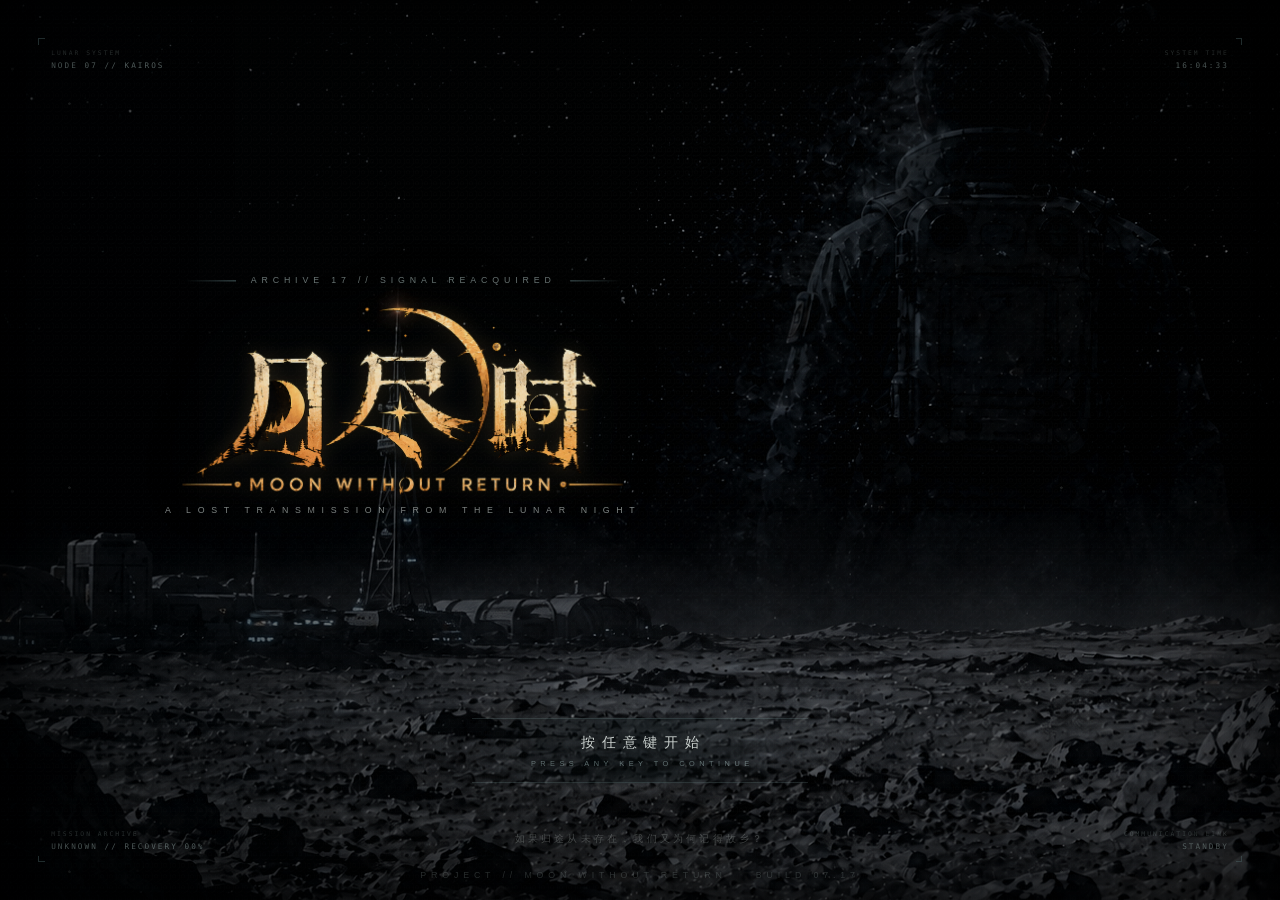
<file: index.html>
<!DOCTYPE html>
<html lang="zh-CN">
<head>
    <meta charset="UTF-8">
    <meta name="viewport" content="width=device-width, initial-scale=1.0">
    <meta name="theme-color" content="#05080a">
    <meta http-equiv="refresh" content="0; url=./login/index.html">
    <link rel="icon" href="./img/favicon.svg">
    <title>月尽时 | 启动游戏</title>
    <script>window.location.replace("./login/index.html");</script>
</head>
<body>
<p><a href="./login/index.html">进入《月尽时》</a></p>
</body>
</html>
</file>
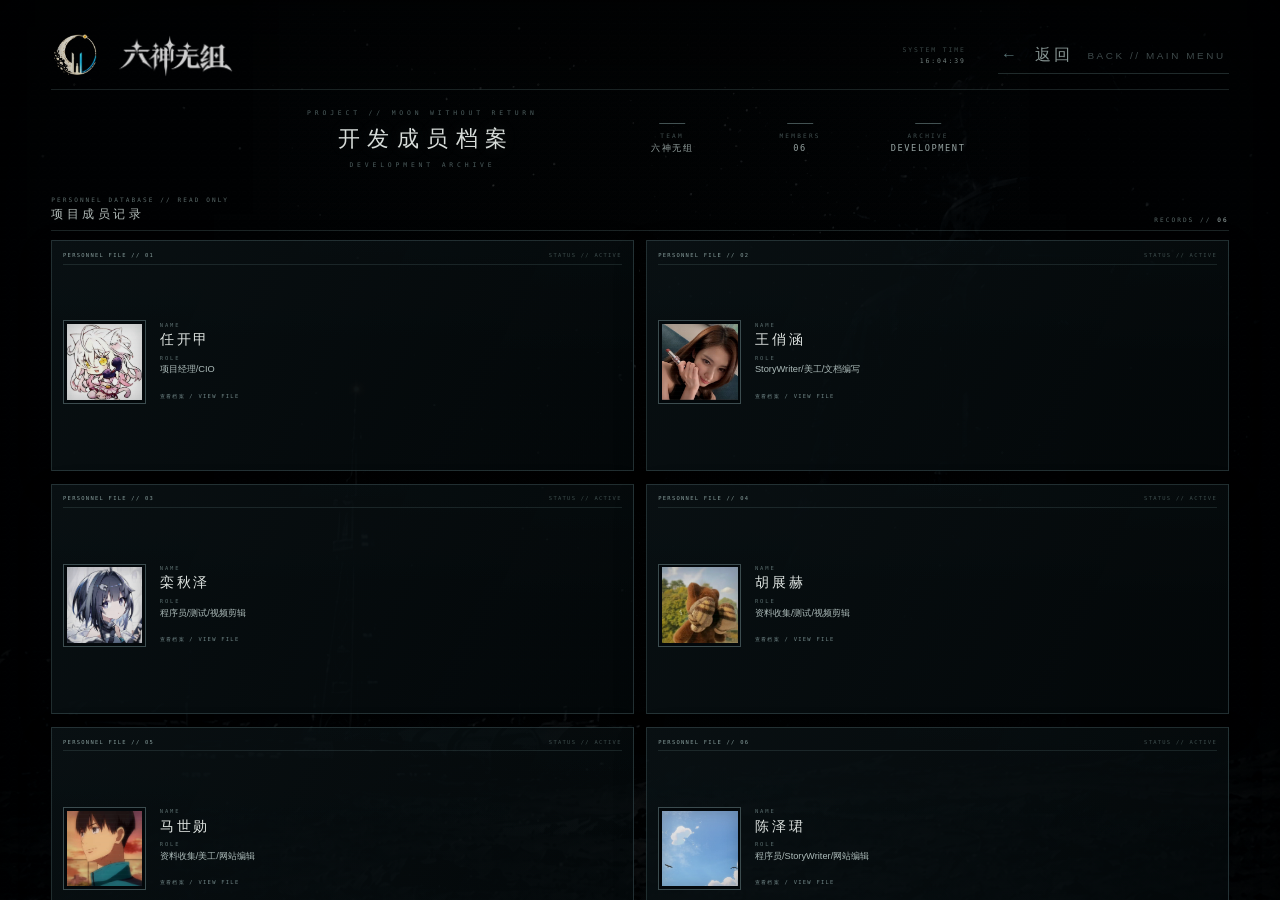
<file: about/index.html>
<!DOCTYPE html>
<html lang="zh-CN">
<head>
    <meta charset="UTF-8">
    <meta name="viewport" content="width=device-width, initial-scale=1.0">
    <meta name="theme-color" content="#030506">
    <link rel="icon" href="../img/favicon.svg">
    <title>月尽时 | 开发成员档案</title>
    <link rel="stylesheet" href="../shared/css/base.css">
    <link rel="stylesheet" href="./css/about.css">
    <script src="../shared/js/common.js" defer></script>
    <script src="../shared/js/storage.js" defer></script>
    <script src="../shared/js/menu-bgm.js" defer></script>
    <script src="./js/team-data.js" defer></script>
    <script src="./js/about.js" defer></script>
</head>
<body>
<main class="page-shell about-shell" id="about-shell">
    <div class="scene-background" aria-hidden="true"></div>
    <div class="ambient-layer" aria-hidden="true">
        <span class="ambient-dust"></span>
        <span class="scanlines"></span>
        <span class="film-grain"></span>
    </div>

    <header class="archive-header">
        <div class="archive-topbar">
            <section class="team-branding" aria-label="六神无组团队标识">
                <img class="team-branding__logo" src="../img/lswzlogo.jpg" alt="六神无组团队 Logo">
                <img class="team-branding__name" src="../img/lswzname.png" alt="六神无组">
            </section>

            <div class="archive-controls">
                <p class="archive-clock">
                    <span>SYSTEM TIME</span>
                    <time id="system-time" datetime="00:00:00">00:00:00</time>
                </p>
                <button class="back-control archive-return" id="back-button" type="button">
                    <span>返回</span>
                    <small>BACK // MAIN MENU</small>
                </button>
            </div>
        </div>

        <section class="archive-heading" aria-labelledby="archive-title">
            <div class="archive-heading__title">
                <p>PROJECT // MOON WITHOUT RETURN</p>
                <h1 id="archive-title">开发成员档案</h1>
                <span>DEVELOPMENT ARCHIVE</span>
            </div>

            <dl class="team-information">
                <div>
                    <dt>TEAM</dt>
                    <dd>六神无组</dd>
                </div>
                <div>
                    <dt>MEMBERS</dt>
                    <dd id="member-count">06</dd>
                </div>
                <div>
                    <dt>ARCHIVE</dt>
                    <dd>DEVELOPMENT</dd>
                </div>
            </dl>
        </section>
    </header>

    <section class="member-archive" aria-labelledby="member-archive-title">
        <header class="member-archive__header">
            <div>
                <p>PERSONNEL DATABASE // READ ONLY</p>
                <h2 id="member-archive-title">项目成员记录</h2>
            </div>
            <span>RECORDS // <strong id="record-count">06</strong></span>
        </header>

        <div class="member-grid" id="member-grid"></div>
        <p class="archive-message" id="archive-message" role="status" aria-live="polite"></p>
    </section>

    <footer class="archive-footer">
        <img class="archive-game-logo" src="../img/logo.png" alt="Moon Without Return">
        <p>每一个被构筑的世界，都留下构筑者的痕迹。</p>
        <span>ARCHIVE NODE // DEVELOPMENT</span>
    </footer>
</main>

<section class="member-detail" id="member-detail" role="dialog" aria-modal="true" aria-labelledby="detail-name" hidden>
    <article class="member-detail__panel">
        <header class="member-detail__header">
            <p id="detail-file">PERSONNEL FILE // 00</p>
            <button class="member-detail__close" id="detail-close" type="button" aria-label="关闭成员详情">
                <span>关闭</span>
                <small>CLOSE</small>
            </button>
        </header>

        <div class="member-detail__body">
            <figure class="member-detail__portrait-frame">
                <img class="member-detail__portrait" id="detail-avatar" src="../img/ren.jpg" alt="">
            </figure>

            <section class="member-detail__information">
                <span class="detail-label">NAME</span>
                <h2 id="detail-name"></h2>

                <span class="detail-label">ROLE</span>
                <p class="member-detail__role" id="detail-role"></p>

                <span class="detail-label">PROFILE // 个人经历</span>
                <p class="member-detail__description" id="detail-description"></p>
            </section>
        </div>

        <footer class="member-detail__footer">
            <span>DEVELOPMENT ARCHIVE // FULL RECORD</span>
            <span>STATUS // ACTIVE</span>
        </footer>
    </article>
</section>
<audio class="visually-hidden" id="menu-bgm" src="../shared/audio/menu-bgm.mp3" loop preload="auto"></audio>
</body>
</html>
</file>
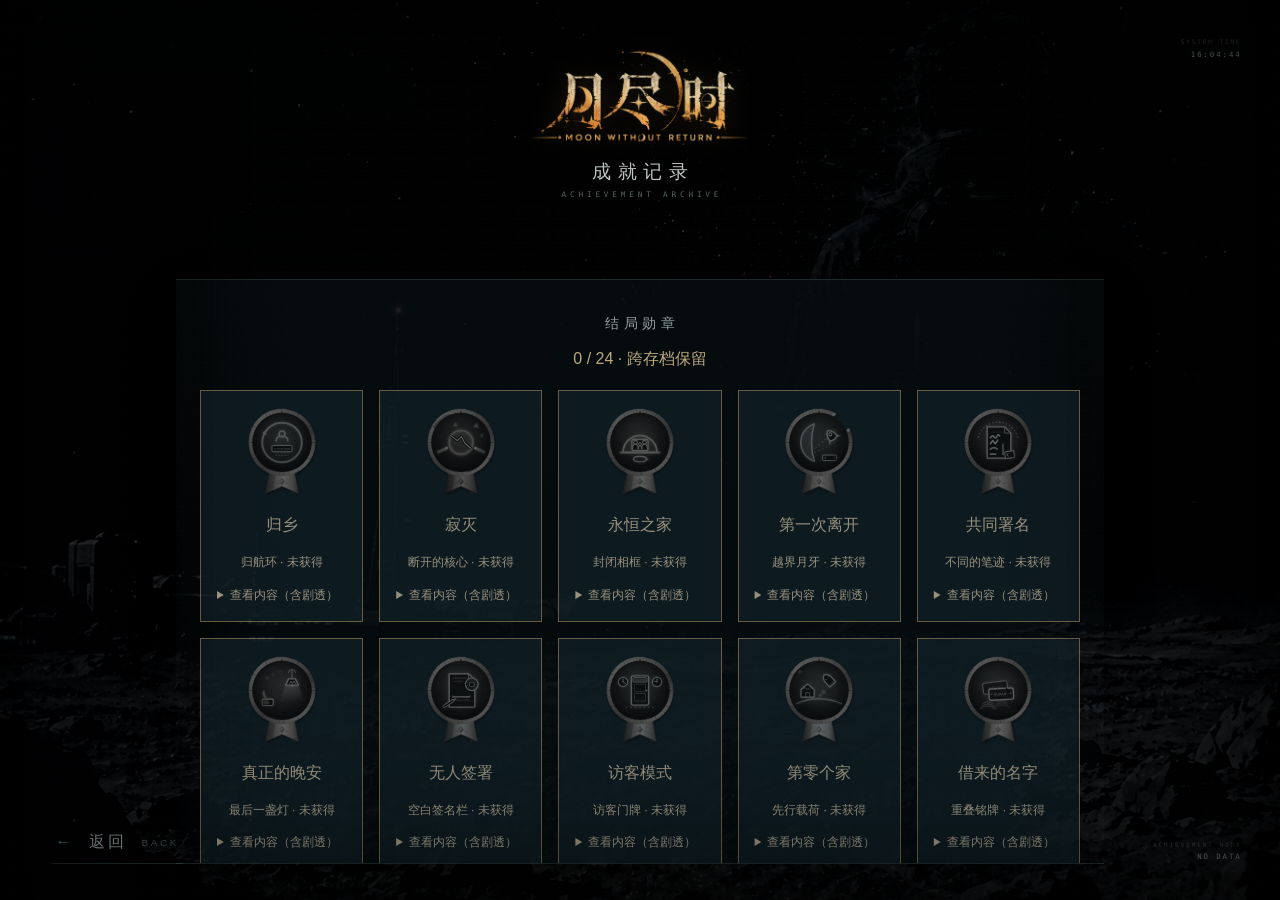
<file: achievement/index.html>
<!DOCTYPE html>
<html lang="zh-CN">
<head>
    <meta charset="UTF-8">
    <meta name="viewport" content="width=device-width, initial-scale=1.0">
    <meta name="theme-color" content="#030506">
    <link rel="icon" href="../img/favicon.svg">
    <title>月尽时 | 成就记录</title>
    <link rel="stylesheet" href="../shared/css/base.css">
    <link rel="stylesheet" href="./css/achievement.css">
    <script src="../shared/js/common.js" defer></script>
    <script src="../shared/js/storage.js" defer></script>
    <script src="../shared/js/menu-bgm.js" defer></script>
    <script src="../shared/js/endings.js" defer></script>
    <script src="./js/achievement.js" defer></script>
</head>
<body>
<main class="page-shell achievement-shell">
    <div class="scene-background" aria-hidden="true"></div>
    <div class="ambient-layer" aria-hidden="true">
        <span class="ambient-dust"></span>
        <span class="scanlines"></span>
        <span class="film-grain"></span>
    </div>

    <header class="inner-header">
        <img class="game-mark" src="../img/logo.png" alt="Moon Without Return">
        <h1 class="inner-title">成就记录</h1>
        <p class="inner-subtitle">ACHIEVEMENT ARCHIVE</p>
    </header>

    <section class="archive-panel achievement-panel" aria-labelledby="achievement-empty-title">
        <div class="empty-node" aria-hidden="true">
            <span></span>
            <span></span>
            <span></span>
        </div>
        <p class="empty-code">ARCHIVE QUERY // ZERO RECORDS</p>
        <h2 id="achievement-empty-title">暂无成就数据</h2>
        <p class="empty-subtitle">NO ACHIEVEMENT DATA</p>
        <div class="achievement-slots" aria-hidden="true">
            <span></span>
            <span></span>
            <span></span>
            <span></span>
        </div>
    </section>

    <button class="back-control" id="back-button" type="button">
        <span>返回</span>
        <small>BACK</small>
    </button>

    <aside aria-label="系统状态">
        <p class="corner-hud corner-hud--top-right">
            <span class="corner-hud__label">SYSTEM TIME</span>
            <time class="corner-hud__value" id="system-time" datetime="00:00:00">00:00:00</time>
        </p>
        <p class="corner-hud corner-hud--bottom-right">
            <span class="corner-hud__label">ACHIEVEMENT NODE</span>
            <span class="corner-hud__value">NO DATA</span>
        </p>
    </aside>
</main>
<audio class="visually-hidden" id="menu-bgm" src="../shared/audio/menu-bgm.mp3" loop preload="auto"></audio>
</body>
</html>
</file>
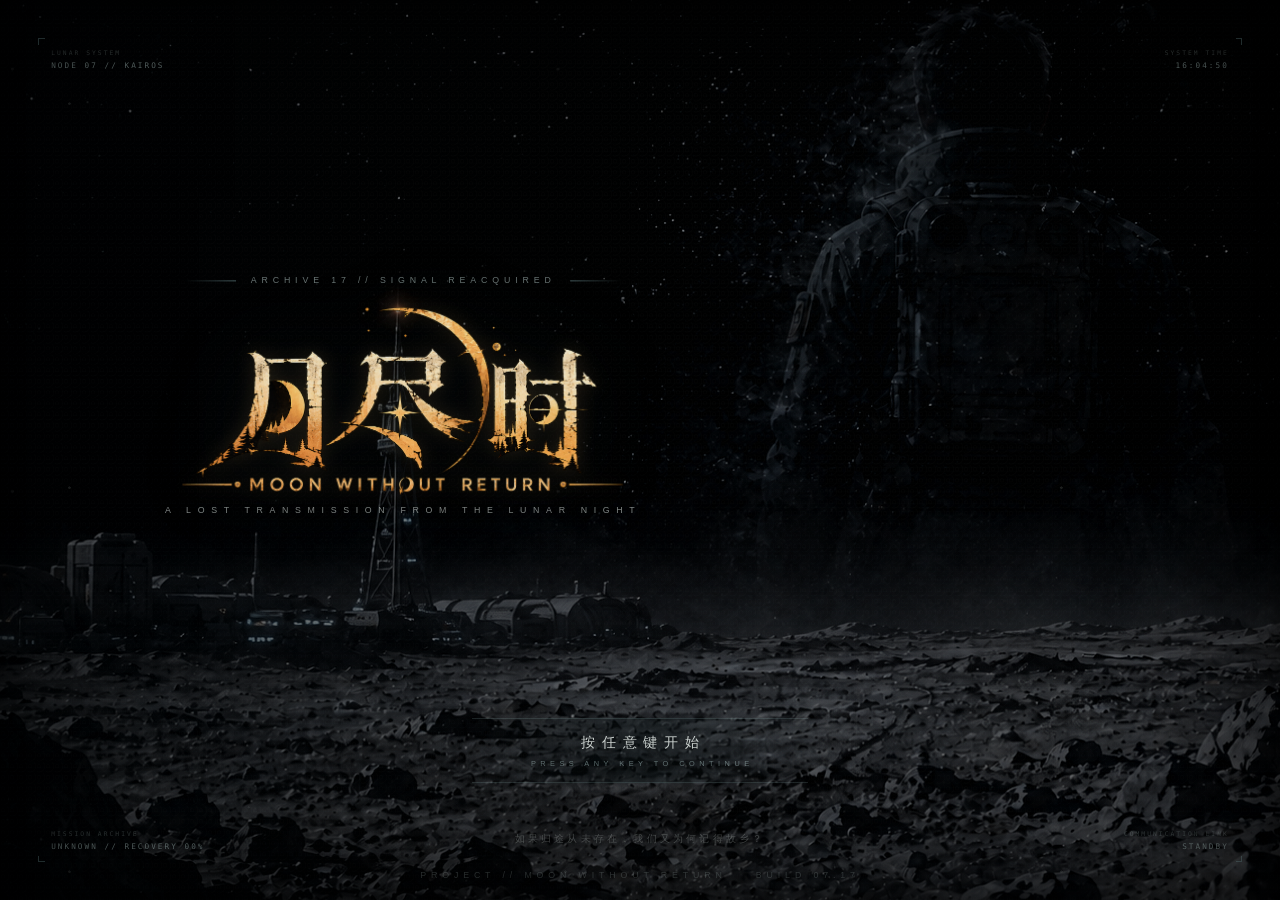
<file: login/index.html>
<!DOCTYPE html>
<html lang="zh-CN">
<head>
    <meta charset="UTF-8">
    <meta name="viewport" content="width=device-width, initial-scale=1.0">
    <meta name="theme-color" content="#05080a">
    <link rel="icon" href="../img/favicon.svg">
    <title>月尽时 | MOON WITHOUT RETURN</title>
    <link rel="stylesheet" href="./css/login.css">
    <script src="./js/login.js" defer></script>
</head>
<body>
<div class="game-shell" id="app" data-screen="start" data-auth-mode="login">
    <div class="scene-background" aria-hidden="true"></div>
    <div class="ambient-layer" aria-hidden="true">
        <span class="ambient-dust ambient-dust--near"></span>
        <span class="ambient-dust ambient-dust--far"></span>
        <span class="scanlines"></span>
        <span class="film-grain"></span>
    </div>

    <aside class="system-hud" aria-label="月面系统状态">
        <p class="hud-item hud-item--top-left">
            <span class="hud-label">LUNAR SYSTEM</span>
            <span class="hud-value">NODE 07 // KAIROS</span>
        </p>
        <p class="hud-item hud-item--top-right">
            <span class="hud-label">SYSTEM TIME</span>
            <time class="hud-value" id="system-time" datetime="00:00:00">00:00:00</time>
        </p>
        <p class="hud-item hud-item--bottom-left">
            <span class="hud-label">MISSION ARCHIVE</span>
            <span class="hud-value">UNKNOWN // RECOVERY 00%</span>
        </p>
        <p class="hud-item hud-item--bottom-right">
            <span class="hud-label">COMMUNICATION LINK</span>
            <span class="hud-value" id="link-status">STANDBY</span>
        </p>
    </aside>

    <main class="game-main">
        <section class="start-screen" id="start-screen" aria-labelledby="game-title">
            <header class="start-brand">
                <p class="signal-code">ARCHIVE 17 // SIGNAL REACQUIRED</p>
                <img
                        class="start-logo"
                        src="../img/logo.png"
                        alt="Moon Without Return Logo"
                >
                <h1 class="visually-hidden" id="game-title">月尽时 · Moon Without Return</h1>
                <p class="start-subtitle">A LOST TRANSMISSION FROM THE LUNAR NIGHT</p>
            </header>

            <button class="start-trigger" id="start-trigger" type="button">
                <span class="start-trigger__zh">按任意键开始</span>
                <span class="start-trigger__en">PRESS ANY KEY TO CONTINUE</span>
            </button>

            <p class="philosophy-copy">如果归途从未存在，我们又为何记得故乡？</p>
            <p class="start-build">PROJECT // MOON WITHOUT RETURN&nbsp;&nbsp;&nbsp; BUILD 07.17</p>
        </section>

        <section class="auth-screen" id="auth-screen" aria-label="身份认证终端" aria-hidden="true">
            <div class="auth-stage">
                <article class="auth-terminal" id="auth-terminal">
                    <img
                            class="terminal-frame"
                            src="../img/sign_in.png"
                            alt=""
                    >

                    <header class="auth-heading">
                        <img
                                class="auth-logo"
                                id="auth-logo"
                                src="../img/logo.png"
                                alt="Moon Without Return Logo"
                        >
                        <p class="auth-heading__en" id="auth-heading-en">IDENTITY VERIFICATION</p>
                        <h2 class="auth-heading__zh" id="auth-heading-zh">身份认证</h2>
                    </header>

                    <form class="auth-form login-form is-active" id="login-form" novalidate>
                        <label class="terminal-field field-user">
                                <span class="field-label">
                                    <span class="field-label__zh">用户名</span>
                                    <span class="field-label__en">USER ID</span>
                                </span>
                            <input
                                    id="login-username"
                                    name="username"
                                    type="text"
                                    autocomplete="username"
                                    spellcheck="false"
                                    aria-label="登录用户名"
                                    required
                            >
                        </label>

                        <label class="terminal-field field-password">
                                <span class="field-label">
                                    <span class="field-label__zh">密码</span>
                                    <span class="field-label__en">PASSWORD</span>
                                </span>
                            <input
                                    id="login-password"
                                    name="password"
                                    type="password"
                                    autocomplete="current-password"
                                    aria-label="登录密码"
                                    required
                            >
                        </label>

                        <button class="terminal-submit" id="login-submit" type="submit">
                            <span>确认身份</span>
                            <small>VERIFY</small>
                        </button>

                        <p class="mode-switch">
                            <span>尚未建立身份档案？</span>
                            <button class="mode-switch__button" id="show-register" type="button">
                                创建身份档案 <small>CREATE IDENTITY RECORD</small>
                            </button>
                        </p>
                    </form>

                    <form class="auth-form register-form" id="register-form" aria-hidden="true" novalidate>
                        <label class="terminal-field field-user">
                                <span class="field-label">
                                    <span class="field-label__zh">用户名</span>
                                    <span class="field-label__en">USER ID</span>
                                </span>
                            <input
                                    id="register-username"
                                    name="username"
                                    type="text"
                                    autocomplete="username"
                                    spellcheck="false"
                                    aria-label="注册用户名"
                                    required
                                    disabled
                            >
                        </label>

                        <label class="terminal-field field-password">
                                <span class="field-label">
                                    <span class="field-label__zh">密码</span>
                                    <span class="field-label__en">PASSWORD</span>
                                </span>
                            <input
                                    id="register-password"
                                    name="password"
                                    type="password"
                                    autocomplete="new-password"
                                    aria-label="注册密码"
                                    required
                                    disabled
                            >
                        </label>

                        <button class="terminal-submit" id="register-submit" type="submit" disabled>
                            <span>建立档案</span>
                            <small>CREATE</small>
                        </button>

                        <p class="mode-switch">
                            <span>已有身份档案？</span>
                            <button class="mode-switch__button" id="show-login" type="button" disabled>
                                返回身份验证 <small>RETURN TO VERIFICATION</small>
                            </button>
                        </p>
                    </form>

                    <section class="system-feedback" id="system-feedback" aria-live="polite" aria-atomic="true">
                        <p class="feedback-code" id="feedback-code">ARCHIVE LINK STANDBY</p>
                        <p class="feedback-message" id="feedback-message">等待身份密钥</p>
                        <p class="feedback-detail" id="feedback-detail">输入记录仅在本地终端中验证</p>
                    </section>

                    <p class="terminal-serial">LUNAR IDENTITY GATEWAY // NODE 07 // OFFLINE ARCHIVE</p>
                </article>

                <section class="auth-result" id="auth-result" aria-live="assertive" aria-hidden="true">
                    <p class="auth-result__code">IDENTITY VERIFIED</p>
                    <h2>身份认证通过</h2>
                </section>

                <p class="auth-side-note" aria-hidden="true">
                    <span>IDENTITY TRACE</span>
                    <span>MEMORY HASH // UNRESOLVED</span>
                    <span>RETURN VECTOR // NULL</span>
                </p>
            </div>
        </section>
    </main>
</div>
</body>
</html>
</file>
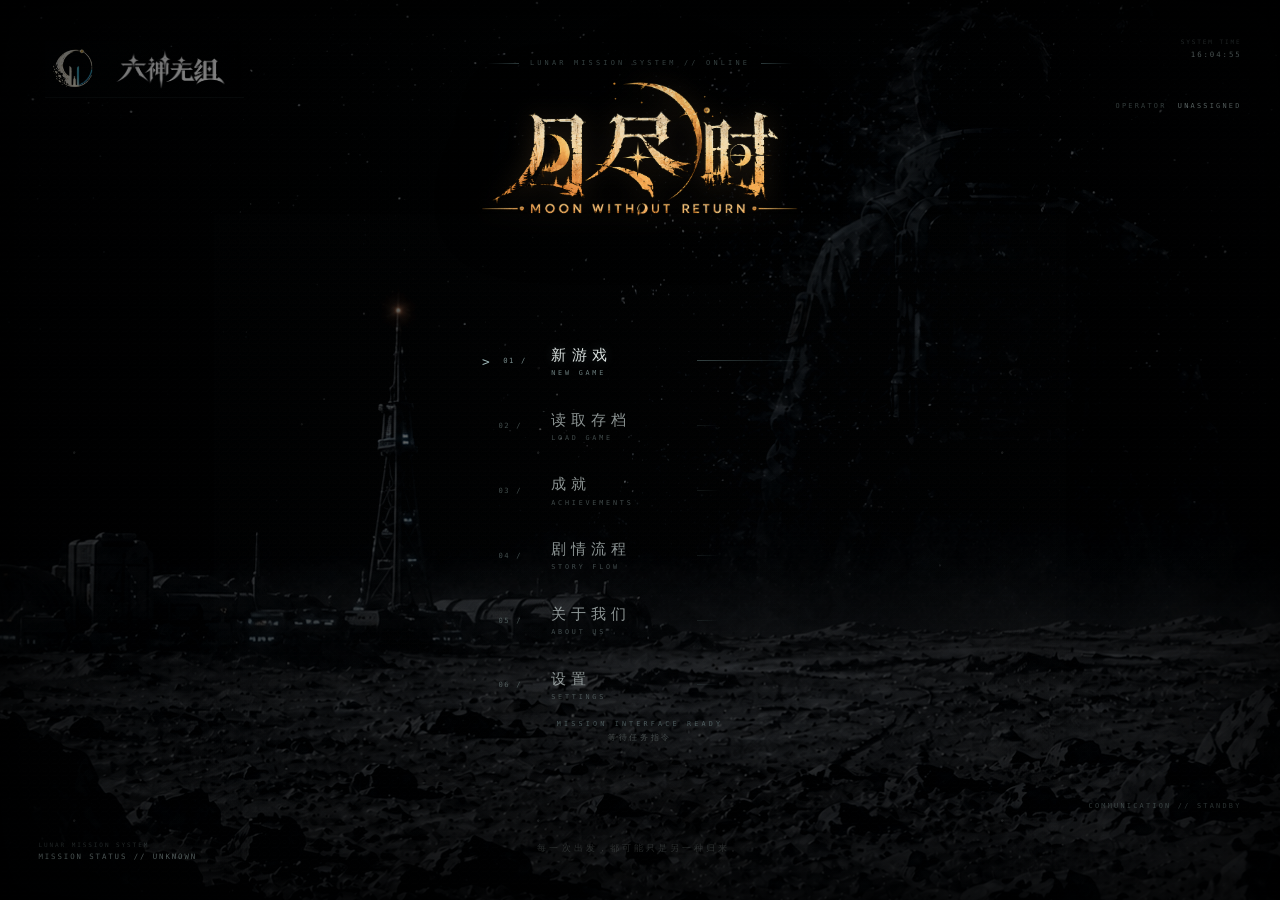
<file: main/index.html>
<!DOCTYPE html>
<html lang="zh-CN">
<head>
    <meta charset="UTF-8">
    <meta name="viewport" content="width=device-width, initial-scale=1.0">
    <meta name="theme-color" content="#030506">
    <link rel="icon" href="../img/favicon.svg">
    <title>月尽时 | 主菜单</title>
    <link rel="stylesheet" href="../shared/css/base.css">
    <link rel="stylesheet" href="./css/main.css">
    <script src="../shared/js/common.js" defer></script>
    <script src="../shared/js/storage.js" defer></script>
    <script src="../shared/js/display-settings.js" defer></script>
    <script src="../shared/js/menu-bgm.js" defer></script>
    <script src="./js/main.js" defer></script>
</head>
<body>
<main class="page-shell main-shell" id="main-shell">
    <div class="scene-background" aria-hidden="true"></div>
    <div class="ambient-layer" aria-hidden="true">
        <span class="ambient-dust"></span>
        <span class="scanlines"></span>
        <span class="film-grain"></span>
    </div>

    <header class="main-header">
        <button class="team-brand" id="team-brand" type="button" aria-label="查看团队档案">
            <img class="team-brand__logo" src="../img/lswzlogo.jpg" alt="Team Logo">
            <img class="team-brand__name" src="../img/lswzname.png" alt="Team Name">
        </button>

        <section class="game-identity" aria-labelledby="main-title">
            <p class="game-identity__signal">LUNAR MISSION SYSTEM // ONLINE</p>
            <img class="game-mark" src="../img/logo.png" alt="Moon Without Return">
            <h1 class="visually-hidden" id="main-title">月尽时 · 游戏主菜单</h1>
        </section>
    </header>

    <nav class="main-menu" aria-label="游戏主菜单">
        <ol class="main-menu__list">
            <li>
                <button class="menu-item is-selected" type="button" data-action="newGame" aria-current="true">
                    <span class="menu-item__index">01 /</span>
                    <span class="menu-item__copy">
                            <span class="menu-item__zh">新游戏</span>
                            <span class="menu-item__en">NEW GAME</span>
                        </span>
                    <span class="menu-item__line" aria-hidden="true"></span>
                </button>
            </li>
            <li>
                <button class="menu-item" type="button" data-action="loadGame">
                    <span class="menu-item__index">02 /</span>
                    <span class="menu-item__copy">
                            <span class="menu-item__zh">读取存档</span>
                            <span class="menu-item__en">LOAD GAME</span>
                        </span>
                    <span class="menu-item__line" aria-hidden="true"></span>
                </button>
            </li>
            <li>
                <button class="menu-item" type="button" data-action="achievements">
                    <span class="menu-item__index">03 /</span>
                    <span class="menu-item__copy">
                            <span class="menu-item__zh">成就</span>
                            <span class="menu-item__en">ACHIEVEMENTS</span>
                        </span>
                    <span class="menu-item__line" aria-hidden="true"></span>
                </button>
            </li>
            <li>
                <button class="menu-item" type="button" data-action="flowchart">
                    <span class="menu-item__index">04 /</span>
                    <span class="menu-item__copy">
                            <span class="menu-item__zh">剧情流程</span>
                            <span class="menu-item__en">STORY FLOW</span>
                        </span>
                    <span class="menu-item__line" aria-hidden="true"></span>
                </button>
            </li>
            <li>
                <button class="menu-item" type="button" data-action="about">
                    <span class="menu-item__index">05 /</span>
                    <span class="menu-item__copy">
                            <span class="menu-item__zh">关于我们</span>
                            <span class="menu-item__en">ABOUT US</span>
                        </span>
                    <span class="menu-item__line" aria-hidden="true"></span>
                </button>
            </li>
            <li>
                <button class="menu-item" type="button" data-action="settings">
                    <span class="menu-item__index">06 /</span>
                    <span class="menu-item__copy">
                            <span class="menu-item__zh">设置</span>
                            <span class="menu-item__en">SETTINGS</span>
                        </span>
                    <span class="menu-item__line" aria-hidden="true"></span>
                </button>
            </li>
        </ol>
    </nav>

    <section class="menu-feedback" id="menu-feedback" aria-live="polite" aria-atomic="true">
        <p id="feedback-primary">MISSION INTERFACE READY</p>
        <span id="feedback-secondary">等待任务指令</span>
    </section>

    <p class="main-philosophy">每一次出发，都可能只是另一种归来。</p>

    <aside aria-label="系统状态">
        <p class="corner-hud corner-hud--top-right">
            <span class="corner-hud__label">SYSTEM TIME</span>
            <time class="corner-hud__value" id="system-time" datetime="00:00:00">00:00:00</time>
        </p>
        <p class="corner-hud corner-hud--bottom-left">
            <span class="corner-hud__label">LUNAR MISSION SYSTEM</span>
            <span class="corner-hud__value">MISSION STATUS // UNKNOWN</span>
        </p>
        <p class="operator-hud">
            <span>OPERATOR</span>
            <strong id="operator-name">UNASSIGNED</strong>
        </p>
        <p class="communication-hud">COMMUNICATION // STANDBY</p>
    </aside>

</main>
<audio class="visually-hidden" id="menu-bgm" src="../shared/audio/menu-bgm.mp3" loop preload="auto"></audio>
</body>
</html>
</file>
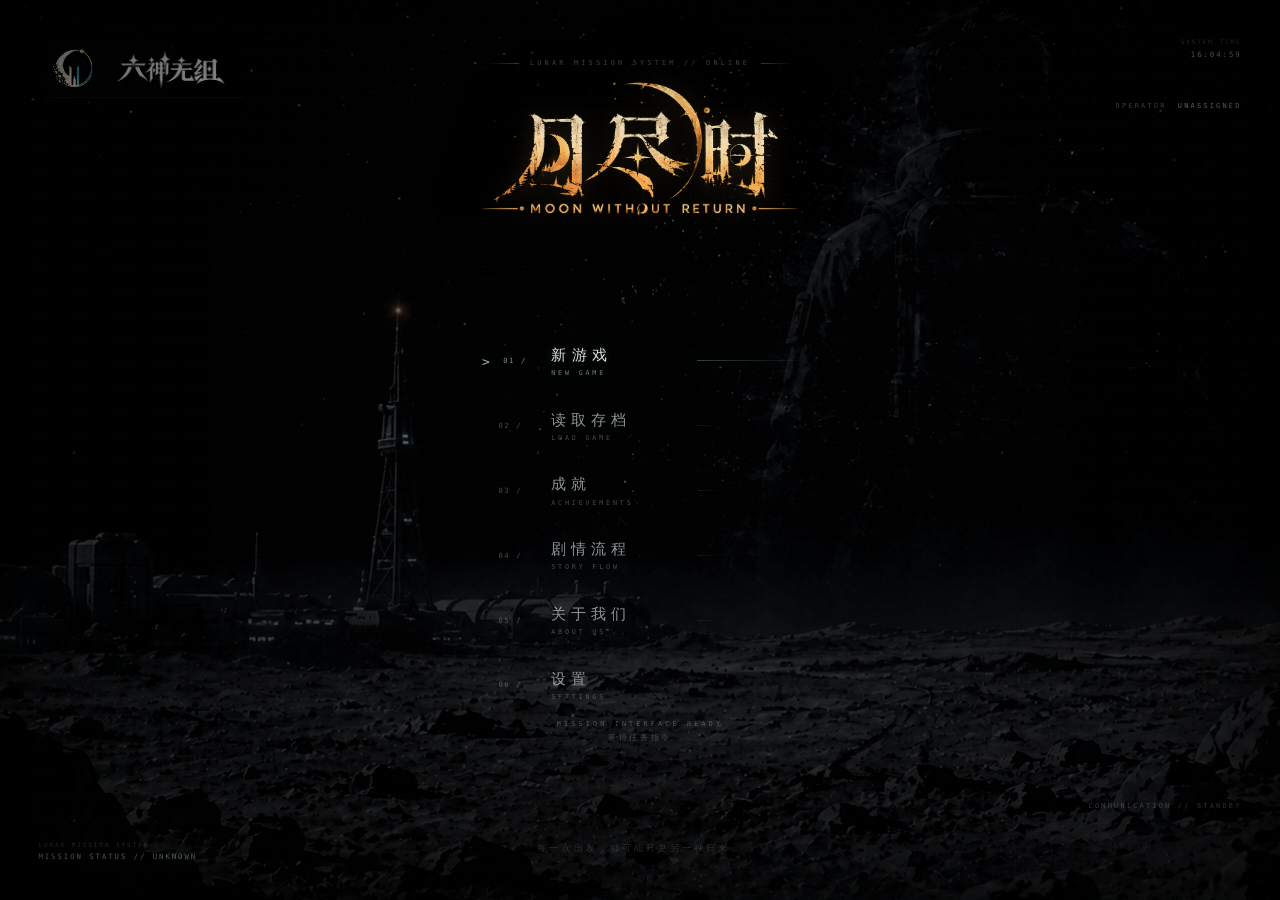
<file: menu/index.html>
<!DOCTYPE html>
<html lang="zh-CN">
<head>
    <meta charset="UTF-8">
    <meta name="viewport" content="width=device-width, initial-scale=1.0">
    <meta name="theme-color" content="#030506">
    <link rel="icon" href="../img/favicon.svg">
    <title>月尽时 | 主菜单</title>
    <link rel="stylesheet" href="./css/menu-shell.css">
    <script src="../shared/js/storage.js" defer></script>
    <script src="../shared/js/menu-bgm.js" defer></script>
    <script src="./js/menu-shell.js" defer></script>
</head>
<body>
<iframe id="menu-frame" class="menu-frame" title="月尽时菜单界面"></iframe>
<audio class="visually-hidden" id="menu-bgm" src="../shared/audio/menu-bgm.mp3" loop preload="auto"></audio>
</body>
</html>
</file>
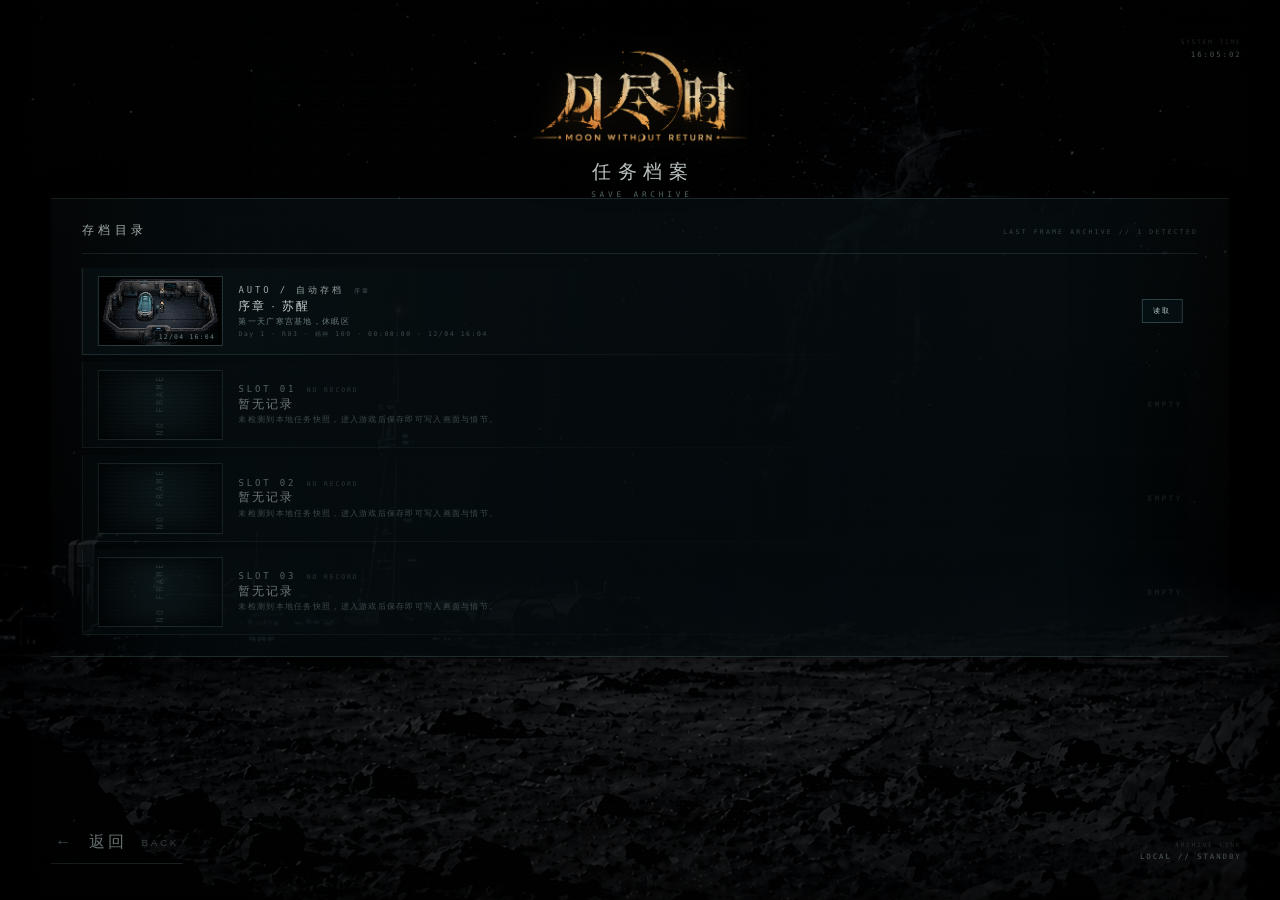
<file: save/index.html>
<!DOCTYPE html>
<html lang="zh-CN">
<head>
    <meta charset="UTF-8">
    <meta name="viewport" content="width=device-width, initial-scale=1.0">
    <meta name="theme-color" content="#030506">
    <link rel="icon" href="../img/favicon.svg">
    <title>月尽时 | 任务档案</title>
    <link rel="stylesheet" href="../shared/css/base.css">
    <link rel="stylesheet" href="./css/save.css">
    <script src="../shared/js/common.js" defer></script>
    <script src="../shared/js/storage.js" defer></script>
    <script src="../shared/js/menu-bgm.js" defer></script>
    <script src="../game/js/config.js" defer></script>
    <script src="../game/js/walk-animation.js" defer></script>
    <script src="../shared/js/save-thumbnail.js" defer></script>
    <script src="./js/save.js" defer></script>
</head>
<body>
<main class="page-shell save-shell">
    <div class="scene-background" aria-hidden="true"></div>
    <div class="ambient-layer" aria-hidden="true">
        <span class="ambient-dust"></span>
        <span class="scanlines"></span>
        <span class="film-grain"></span>
    </div>

    <header class="inner-header">
        <img class="game-mark" src="../img/logo.png" alt="Moon Without Return">
        <h1 class="inner-title">任务档案</h1>
        <p class="inner-subtitle">SAVE ARCHIVE</p>
    </header>

    <section class="archive-panel save-panel" aria-labelledby="archive-directory-title">
        <header class="panel-heading">
            <h2 id="archive-directory-title">存档目录</h2>
            <p id="archive-count">LAST FRAME ARCHIVE</p>
        </header>
        <ol class="save-slots" id="save-slots" aria-label="存档槽位"></ol>
    </section>

    <button class="back-control" id="back-button" type="button">
        <span>返回</span>
        <small>BACK</small>
    </button>

    <aside aria-label="系统状态">
        <p class="corner-hud corner-hud--top-right">
            <span class="corner-hud__label">SYSTEM TIME</span>
            <time class="corner-hud__value" id="system-time" datetime="00:00:00">00:00:00</time>
        </p>
        <p class="corner-hud corner-hud--bottom-right">
            <span class="corner-hud__label">ARCHIVE LINK</span>
            <span class="corner-hud__value">LOCAL // STANDBY</span>
        </p>
    </aside>
</main>
<audio class="visually-hidden" id="menu-bgm" src="../shared/audio/menu-bgm.mp3" loop preload="auto"></audio>
</body>
</html>
</file>
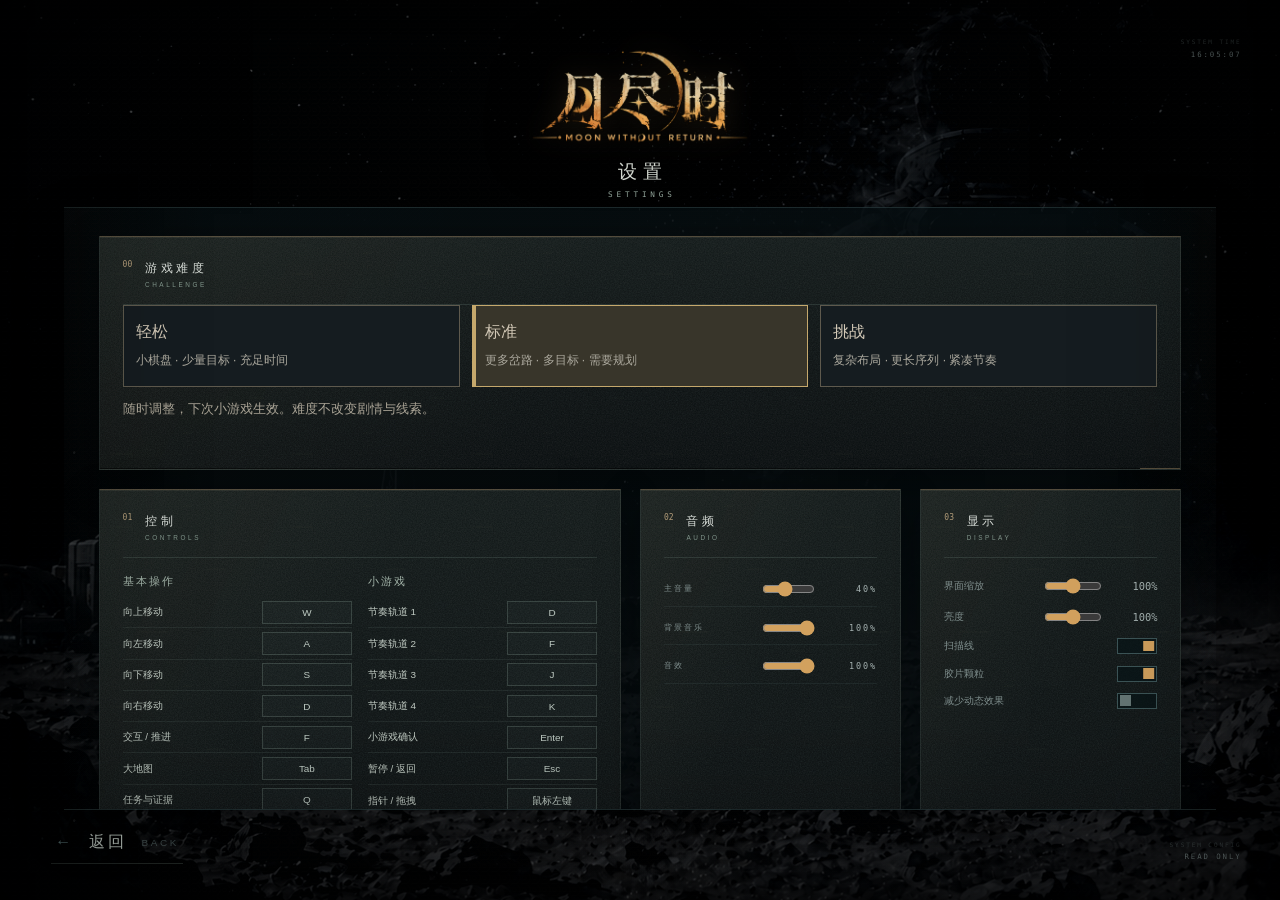
<file: settings/index.html>
<!DOCTYPE html>
<html lang="zh-CN">
<head>
    <meta charset="UTF-8">
    <meta name="viewport" content="width=device-width, initial-scale=1.0">
    <meta name="theme-color" content="#030506">
    <link rel="icon" href="../img/favicon.svg">
    <title>月尽时 | 设置</title>
    <link rel="stylesheet" href="../shared/css/base.css">
    <link rel="stylesheet" href="./css/settings.css">
    <link rel="stylesheet" href="../shared/css/in-game-theme.css">
    <script src="../shared/js/common.js" defer></script>
    <script src="../shared/js/ui-motion.js" defer></script>
    <script src="../shared/js/storage.js" defer></script>
    <script src="../shared/js/display-settings.js" defer></script>
    <script src="../shared/js/menu-bgm.js" defer></script>
    <script src="./js/settings.js" defer></script>
</head>
<body>
<main class="page-shell settings-shell">
    <div class="scene-background" aria-hidden="true"></div>
    <div class="ambient-layer" aria-hidden="true">
        <span class="ambient-dust"></span>
        <span class="scanlines"></span>
        <span class="film-grain"></span>
    </div>

    <header class="inner-header">
        <img class="game-mark" src="../img/logo.png" alt="Moon Without Return">
        <h1 class="inner-title">设置</h1>
        <p class="inner-subtitle">SETTINGS</p>
    </header>

    <section class="archive-panel settings-panel" aria-label="设置分类">
        <article class="setting-category difficulty-category">
            <header><span class="setting-category__index">00</span>
                <div><h2>游戏难度</h2>
                    <p>CHALLENGE</p></div>
            </header>
            <div class="difficulty-options" role="group" aria-label="游戏难度">
                <button type="button" data-difficulty="easy"><strong>轻松</strong><small>小棋盘 · 少量目标 ·
                    充足时间</small></button>
                <button type="button" data-difficulty="normal"><strong>标准</strong><small>更多岔路 · 多目标 ·
                    需要规划</small></button>
                <button type="button" data-difficulty="hard"><strong>挑战</strong><small>复杂布局 · 更长序列 ·
                    紧凑节奏</small></button>
            </div>
            <p>随时调整，下次小游戏生效。难度不改变剧情与线索。</p></article>
        <article class="setting-category controls-category">
            <header>
                <span class="setting-category__index">01</span>
                <div>
                    <h2>控制</h2>
                    <p>CONTROLS</p>
                </div>
            </header>
            <div class="binding-groups" id="binding-groups"></div>
            <div class="control-actions">
                <button type="button" id="restore-defaults">恢复默认</button>
                <p id="binding-feedback" role="status" aria-live="polite">点击键位后按下新键；Esc 取消。</p>
            </div>
        </article>

        <article class="setting-category">
            <header>
                <span class="setting-category__index">02</span>
                <div>
                    <h2>音频</h2>
                    <p>AUDIO</p>
                </div>
            </header>
            <div class="audio-controls">
                <div class="audio-control">
                    <label for="master-volume">主音量</label>
                    <input id="master-volume" data-volume-key="masterVolume" type="range" min="0" max="100" step="5"
                           value="100">
                    <output id="master-volume-value" for="master-volume">100%</output>
                </div>
                <div class="audio-control">
                    <label for="music-volume">背景音乐</label>
                    <input id="music-volume" data-volume-key="musicVolume" type="range" min="0" max="100" step="5"
                           value="100">
                    <output id="music-volume-value" for="music-volume">100%</output>
                </div>
                <div class="audio-control">
                    <label for="sfx-volume">音效</label>
                    <input id="sfx-volume" data-volume-key="sfxVolume" type="range" min="0" max="100" step="5"
                           value="100">
                    <output id="sfx-volume-value" for="sfx-volume">100%</output>
                </div>
            </div>
        </article>

        <article class="setting-category">
            <header>
                <span class="setting-category__index">03</span>
                <div>
                    <h2>显示</h2>
                    <p>DISPLAY</p>
                </div>
            </header>
            <div class="display-controls">
                <label class="display-control"><span>界面缩放</span><input data-display-key="scale" type="range"
                                                                           min="85" max="115" step="5">
                    <output data-display-output="scale"></output>
                </label>
                <label class="display-control"><span>亮度</span><input data-display-key="brightness" type="range"
                                                                       min="70" max="130" step="5">
                    <output data-display-output="brightness"></output>
                </label>
                <label class="display-control display-toggle"><span>扫描线</span><input data-display-key="scanlines"
                                                                                        type="checkbox"><b></b></label>
                <label class="display-control display-toggle"><span>胶片颗粒</span><input data-display-key="grain"
                                                                                          type="checkbox"><b></b></label>
                <label class="display-control display-toggle"><span>减少动态效果</span><input
                        data-display-key="reducedMotion" type="checkbox"><b></b></label>
            </div>
        </article>

        <p class="settings-pending">键位设置实时保存；显示选项将在后续章节开放。</p>
    </section>

    <button class="back-control" id="back-button" type="button">
        <span>返回</span>
        <small>BACK</small>
    </button>

    <aside aria-label="系统状态">
        <p class="corner-hud corner-hud--top-right">
            <span class="corner-hud__label">SYSTEM TIME</span>
            <time class="corner-hud__value" id="system-time" datetime="00:00:00">00:00:00</time>
        </p>
        <p class="corner-hud corner-hud--bottom-right">
            <span class="corner-hud__label">SYSTEM CONFIG</span>
            <span class="corner-hud__value">READ ONLY</span>
        </p>
    </aside>
</main>
<audio class="visually-hidden" id="menu-bgm" src="../shared/audio/menu-bgm.mp3" loop preload="auto"></audio>
</body>
</html>
</file>
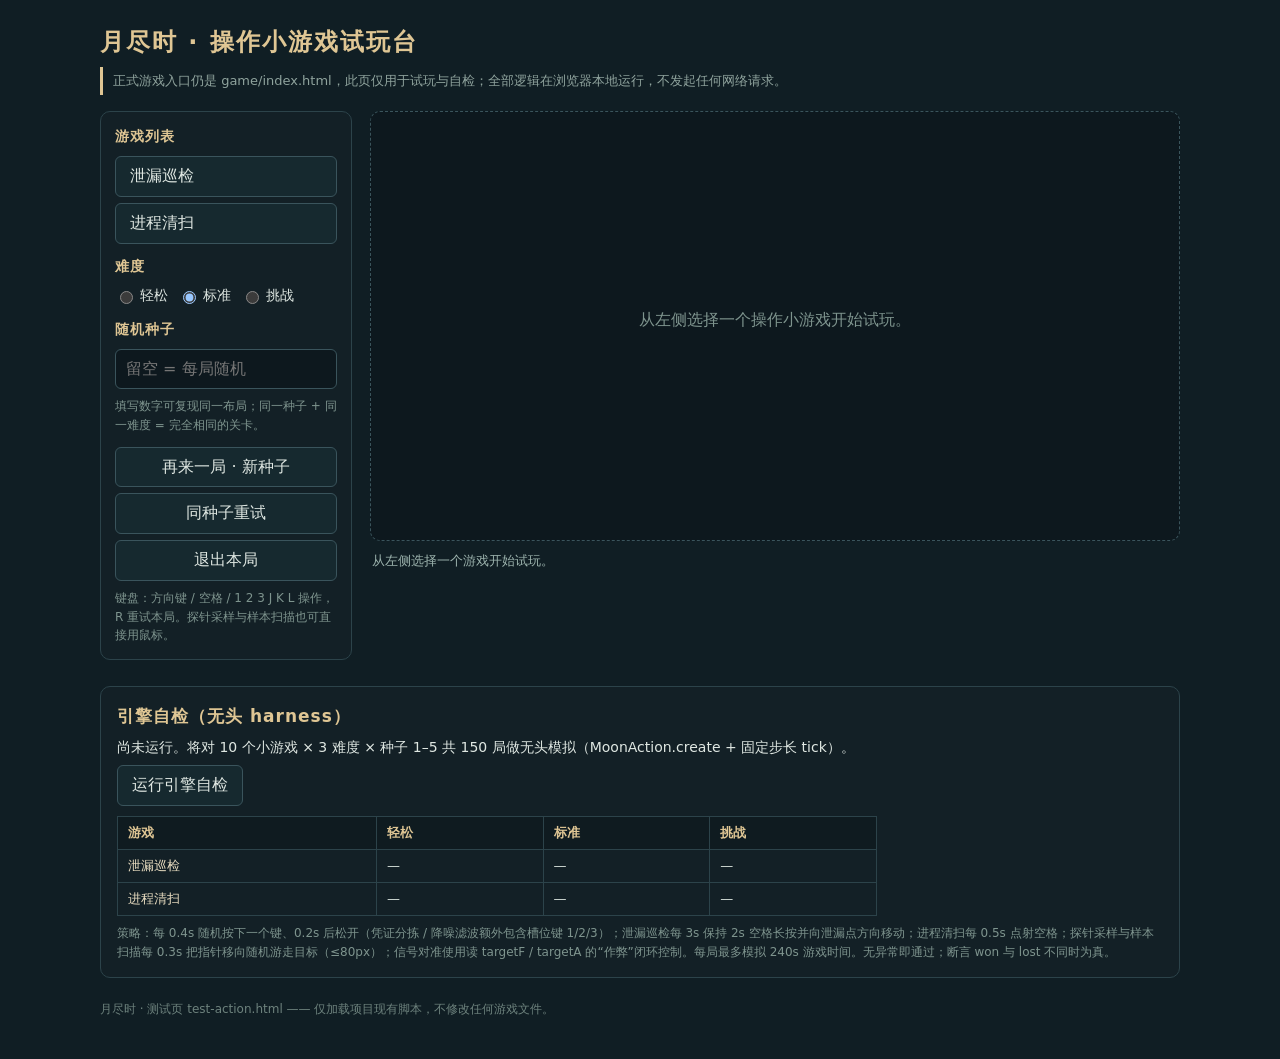
<file: game/test-action.html>
<!DOCTYPE html>
<html lang="zh-CN">
<head>
    <meta charset="UTF-8">
    <meta name="viewport" content="width=device-width, initial-scale=1.0">
    <meta name="color-scheme" content="dark">
    <title>月尽时 · 操作小游戏试玩台</title>
    <style>
        :root {
            color-scheme: dark
        }

        * {
            box-sizing: border-box
        }

        body {
            margin: 0;
            background: #101e24;
            color: #dfe7e2;
            font-family: "Microsoft YaHei", "PingFang SC", "Noto Sans SC", system-ui, sans-serif;
            line-height: 1.55
        }

        .wrap {
            max-width: 1120px;
            margin: 0 auto;
            padding: 18px 20px 40px
        }

        header h1 {
            margin: 6px 0 6px;
            font-size: 24px;
            color: #dfc694;
            letter-spacing: 2px
        }

        header .note {
            margin: 0 0 16px;
            font-size: 13px;
            color: #8fa39d;
            border-left: 3px solid #dfc694;
            padding: 4px 0 4px 10px
        }

        .layout {
            display: flex;
            gap: 18px;
            align-items: flex-start
        }

        aside.panel {
            width: 252px;
            flex: none;
            background: #132026;
            border: 1px solid #2c434a;
            border-radius: 10px;
            padding: 14px
        }

        aside.panel h2 {
            margin: 12px 0 8px;
            font-size: 14px;
            color: #dfc694;
            letter-spacing: 1px
        }

        aside.panel h2:first-child {
            margin-top: 0
        }

        .game-list {
            display: flex;
            flex-direction: column;
            gap: 6px
        }

        .game-list button {
            display: block;
            width: 100%;
            text-align: left
        }

        .game-list button.active {
            background: #3d3323;
            border-color: #dfc694;
            color: #f4e6c8
        }

        .diff-group {
            display: flex;
            gap: 10px;
            flex-wrap: wrap;
            font-size: 14px
        }

        .diff-group label {
            display: inline-flex;
            align-items: center;
            gap: 4px;
            cursor: pointer
        }

        input[type="text"], input[type="number"] {
            width: 100%;
            background: #0d181e;
            border: 1px solid #3a545c;
            border-radius: 6px;
            color: #e8dcc0;
            padding: 7px 10px;
            font: inherit
        }

        input:focus {
            outline: 1px solid #dfc694
        }

        .hint {
            font-size: 12px;
            color: #7e948e;
            margin: 8px 0 0
        }

        .session-actions {
            display: flex;
            flex-direction: column;
            gap: 6px;
            margin-top: 12px
        }

        main {
            flex: 1;
            min-width: 0
        }

        .stage-frame {
            margin: 0
        }

        .minigame-stage {
            min-height: 430px;
            border: 1px dashed #3a545c;
            border-radius: 10px;
            padding: 16px;
            background: #0d181e
        }

        .stage-empty {
            color: #7e948e;
            text-align: center;
            margin-top: 180px
        }

        #minigame:fullscreen {
            background: #101e24;
            display: flex;
            align-items: center;
            justify-content: center;
            padding: 24px;
            overflow: auto
        }

        #minigame:fullscreen .minigame-stage {
            width: 100%;
            max-width: 860px;
            min-height: 0
        }

        .status {
            margin: 10px 2px 0;
            font-size: 13px;
            color: #9db4ae
        }

        .result-panel {
            margin-top: 10px;
            background: #142529;
            border: 1px solid #6a5a35;
            border-radius: 8px;
            padding: 10px 14px;
            display: flex;
            flex-wrap: wrap;
            gap: 10px;
            align-items: center
        }

        .result-panel[hidden] {
            display: none
        }

        #result-text {
            color: #f0dbad;
            font-size: 14px;
            flex: 1 1 300px
        }

        .puzzle-content h2 {
            margin: 2px 0 6px;
            font-size: 20px;
            color: #dfc694
        }

        .puzzle-content > p {
            margin: 6px 0
        }

        .puzzle-scorebar {
            font-size: 13px;
            color: #9db4ae;
            margin: 6px 0
        }

        .puzzle-description {
            color: #c8d6cd;
            font-size: 14px
        }

        .puzzle-controls {
            display: flex;
            flex-direction: column;
            gap: 10px;
            align-items: flex-start;
            margin-top: 10px
        }

        .puzzle-controls button small {
            display: block;
            font-size: 11px;
            color: #9db4ae;
            font-weight: 400
        }

        .difficulty-options {
            display: flex;
            gap: 8px;
            flex-wrap: wrap
        }

        .difficulty-options button[aria-pressed="true"] {
            background: #3d3323;
            border-color: #dfc694;
            color: #f4e6c8
        }

        .difficulty-hint {
            font-size: 12px;
            color: #8fa39d;
            margin: 2px 0 0
        }

        .puzzle-result {
            display: flex;
            flex-wrap: wrap;
            gap: 8px 16px;
            align-items: baseline;
            background: #142529;
            border: 1px solid #3a545c;
            border-radius: 8px;
            padding: 12px 16px
        }

        .puzzle-result b {
            font-size: 22px;
            color: #dfc694
        }

        .puzzle-result strong {
            font-size: 18px;
            color: #f0dbad
        }

        .puzzle-result span {
            color: #9db4ae;
            font-size: 13px
        }

        .puzzle-tutorial, .workshop-guide {
            background: #132026;
            border: 1px solid #2c434a;
            border-radius: 8px;
            padding: 10px 14px;
            max-width: 640px
        }

        .puzzle-tutorial h3, .workshop-guide h3 {
            margin: 2px 0 6px;
            font-size: 15px;
            color: #dfc694
        }

        .puzzle-tutorial p {
            margin: 4px 0;
            font-size: 13px;
            color: #c8d6cd
        }

        .action-keyhint {
            color: #9db4ae
        }

        .action-keyhint, .action-keyrow {
            margin: 4px 0
        }

        .action-keyrow {
            display: flex;
            gap: 6px;
            flex-wrap: wrap
        }

        .action-canvas {
            width: 100%;
            max-width: 1080px;
            height: auto;
            display: block;
            background: #0c161b;
            border: 1px solid #2c434a;
            border-radius: 8px;
            touch-action: none
        }

        .classic-solution {
            background: #1b2c2a;
            border: 1px solid #3c5747;
            border-radius: 8px;
            padding: 10px 14px;
            color: #c9dcc9;
            font-size: 13px;
            max-width: 640px
        }

        section.harness {
            margin-top: 26px;
            background: #132026;
            border: 1px solid #2c434a;
            border-radius: 10px;
            padding: 16px
        }

        section.harness h2 {
            margin: 0 0 8px;
            font-size: 17px;
            color: #dfc694;
            letter-spacing: 1px
        }

        .summary {
            margin: 6px 0;
            font-size: 14px
        }

        .summary.ok {
            color: #9dc9a8
        }

        .summary.bad {
            color: #e08a7a
        }

        .summary.running {
            color: #9db4ae
        }

        .progress {
            font-size: 12px;
            color: #7e948e;
            margin: 4px 0 10px
        }

        .harness-table {
            border-collapse: collapse;
            width: 100%;
            max-width: 760px;
            font-size: 13px
        }

        .harness-table th, .harness-table td {
            border: 1px solid #2c434a;
            padding: 6px 10px;
            text-align: left
        }

        .harness-table th {
            background: #0f1b20;
            color: #dfc694;
            font-weight: 600
        }

        .harness-table td:first-child {
            color: #e8dcc0;
            white-space: nowrap
        }

        .harness-table td.cell-bad {
            color: #e08a7a;
            border-color: #a05a4c
        }

        button {
            font: inherit;
            background: #16292f;
            color: #dfe7e2;
            border: 1px solid #3a545c;
            border-radius: 6px;
            padding: 7px 14px;
            cursor: pointer
        }

        button:hover {
            border-color: #dfc694;
            color: #f4e6c8
        }

        button:disabled {
            opacity: .45;
            cursor: default
        }

        footer {
            margin-top: 22px;
            font-size: 12px;
            color: #6d827d
        }

        @media (max-width: 860px) {
            .layout {
                flex-direction: column
            }

            aside.panel {
                width: 100%
            }
        }
    </style>
</head>
<body>
<div class="wrap">
    <header>
        <h1>月尽时 · 操作小游戏试玩台</h1>
        <p class="note">正式游戏入口仍是
            game/index.html，此页仅用于试玩与自检；全部逻辑在浏览器本地运行，不发起任何网络请求。</p>
    </header>

    <div class="layout">
        <aside class="panel">
            <h2>游戏列表</h2>
            <div class="game-list" id="game-list"></div>
            <h2>难度</h2>
            <div class="diff-group" id="diff-group">
                <label><input type="radio" name="test-difficulty" value="easy">轻松</label>
                <label><input type="radio" name="test-difficulty" value="normal" checked>标准</label>
                <label><input type="radio" name="test-difficulty" value="hard">挑战</label>
            </div>
            <h2>随机种子</h2>
            <input type="text" id="seed-input" inputmode="numeric" autocomplete="off" placeholder="留空 = 每局随机">
            <p class="hint">填写数字可复现同一布局；同一种子 + 同一难度 = 完全相同的关卡。</p>
            <div class="session-actions">
                <button type="button" id="btn-again">再来一局 · 新种子</button>
                <button type="button" id="btn-retry-seed">同种子重试</button>
                <button type="button" id="btn-quit">退出本局</button>
            </div>
            <p class="hint">键盘：方向键 / 空格 / 1 2 3 J K L 操作，R 重试本局。探针采样与样本扫描也可直接用鼠标。</p>
        </aside>

        <main>
            <section id="minigame" class="stage-frame">
                <div class="minigame-stage" id="stage"><p class="stage-empty">从左侧选择一个操作小游戏开始试玩。</p>
                </div>
            </section>
            <p class="status" id="status">从左侧选择一个游戏开始试玩。</p>
            <div class="result-panel" id="result-panel" hidden>
                <span id="result-text"></span>
                <button type="button" id="btn-result-again">再来一局 · 新种子</button>
                <button type="button" id="btn-result-close">关闭</button>
            </div>
        </main>
    </div>

    <section class="harness">
        <h2>引擎自检（无头 harness）</h2>
        <p class="summary" id="harness-summary">尚未运行。将对 10 个小游戏 × 3 难度 × 种子 1–5 共 150
            局做无头模拟（MoonAction.create + 固定步长 tick）。</p>
        <button type="button" id="harness-run">运行引擎自检</button>
        <p class="progress" id="harness-progress"></p>
        <div id="harness-table"></div>
        <p class="hint">策略：每 0.4s 随机按下一个键、0.2s 后松开（凭证分拣 / 降噪滤波额外包含槽位键 1/2/3）；泄漏巡检每 3s
            保持 2s 空格长按并向泄漏点方向移动；进程清扫每 0.5s 点射空格；探针采样与样本扫描每 0.3s
            把指针移向随机游走目标（≤80px）；信号对准使用读 targetF / targetA 的“作弊”闭环控制。每局最多模拟 240s
            游戏时间。无异常即通过；断言 won 与 lost 不同时为真。</p>
    </section>

    <footer>月尽时 · 测试页 test-action.html —— 仅加载项目现有脚本，不修改任何游戏文件。</footer>
</div>

<script src="../shared/js/storage.js"></script>
<script src="js/sound.js"></script>
<script src="js/puzzle-score.js"></script>
<script src="js/classic-games.js"></script>
<script src="js/puzzle-activities.js"></script>
<script src="js/expanded-games.js"></script>
<script src="js/expanded-activities.js"></script>
<script src="js/arcade-games.js"></script>
<script src="js/arcade-activities.js"></script>
<script src="js/puzzle-tutorials.js"></script>
<script src="js/tutorial-workshop.js"></script>
<script src="js/expedition-games.js"></script>
<script src="js/expedition-activities.js"></script>
<script src="js/action-games.js"></script>
<script src="js/action-activities.js"></script>
<script src="js/puzzles.js"></script>
<script>
    (function () {
        "use strict";

        var GAMES = [
            {kind: 'leak-hunt', name: '泄漏巡检'},
            {kind: 'purge', name: '进程清扫'}
        ];
        var GAME_MAP = {}, KIND_SET = new Set();
        GAMES.forEach(function (g) {
            GAME_MAP[g.kind] = g;
            KIND_SET.add(g.kind);
        });
        var DIFFS = [['easy', '轻松'], ['normal', '标准'], ['hard', '挑战']];
        var COLORS = ['#6fb3a8', '#c9a15e', '#8f9fc0', '#b77c7c'];

        var DESCRIPTIONS = {
            'leak-hunt': '泄漏巡检：方向键移动巡检员，按空格发出脉冲，脉冲圈会照出附近的泄漏点。站在亮起的泄漏点上长按空格约 1.2 秒完成密封；舱压涨满则失败，全部密封完成。',
            'surge-bank': '电涌调度：左右键移动接电车，接住与它同轨道落下的电涌充入计量表；满 34% 后按空格存入备用电源。过载三次失败，存满目标组数完成。',
            'credential-sort': '凭证分拣：凭证流入中央判定窗时按槽位键——1（或 J）最高日志收「17号生物个体」，2（或 K）公开档案收「公共家庭记录 / 见证声明」，3（或 L）销毁口收「原武康签注」。送错或漏送三次失败。',
            'stream-merge': '时间线合流：新旧记录成对流入，上下两段对齐经过中央金色闸门时按空格合流。错过三次造成撕裂即失败。',
            'probe-steady': '探针采样：用鼠标引导探针贴住摆动的通道中线，走出通道会受击，三次受击失败；过热时按空格冷却，任其自然耗尽会损失进度。完成三次采样完成。',
            'energy-catch': '能量合流：左右键移动滑板，接住与滑板当前颜色相同的能量珠充入电压；滑板颜色会周期切换。接到异色珠累计三次泄漏失败。',
            'noise-filter': '降噪滤波：噪声段与语音段沿三条轨道向左流动，段进入右侧滤波窗时按所在轨道键（1/2/3 或 J/K/L）清除噪声；不要动原始语音段，空按也会累积底噪。',
            'wave-align': '信号对准：按左右调整频率、上下调整振幅，让金色波形与目标波形重合，保持重合即可推进锁定，完成三次锁定。波形自身还会缓慢漂移。',
            'purge': '进程清扫：方向键移动维修员，空格向最近的异常数据体开火；数据体撞到中央核心会削减其耐久，归零失败；被数据体碰到会被击退。清除目标数量完成。',
            'scan-sweep': '样本扫描：移动鼠标（或按方向键）让扫描点缓慢划过采样区，速度过快无法确认；在每个区域持续停留即可确认，全部确认完成。',
            'packet-run': '校验包穿行：方向键操控数据包，按顺序接触亮起的字段碎片（坐标→人数→时间→校验）；锁定瞬间会爆开一圈噪声，先躲再回。集齐四枚后右上开启上行端口，穿入即发送。被噪声击中会损坏完整性并震松最近锁定的字段。'
        };
        var KEYS_HINT = {
            'leak-hunt': '方向键移动 · 空格脉冲 / 长按密封',
            'surge-bank': '左右键移动 · 空格存入',
            'credential-sort': '1 / 2 / 3（或 J / K / L）送入槽位',
            'stream-merge': '空格合流',
            'probe-steady': '鼠标引导 · 空格散热',
            'energy-catch': '左右键移动滑板',
            'noise-filter': '1 / 2 / 3（或 J / K / L）过滤',
            'wave-align': '左右调频率 · 上下调振幅',
            'purge': '方向键移动 · 空格开火',
            'scan-sweep': '鼠标或方向键移动扫描点',
            'packet-run': '方向键操控数据包'
        };
        var FEEDBACK = {
            'leak-hunt': function (g) {
                return '已密封 ' + g.sealed + ' / ' + g.leaks.length + ' · 舱压 ' + Math.round(g.pressure) + '%';
            },
            'surge-bank': function (g) {
                return '已存入 ' + g.banked + ' 组 · 过载 ' + g.overload + ' / 3';
            },
            'credential-sort': function (g) {
                return '已归档 ' + g.routed + ' · 送错 ' + g.mistakes + ' / 3';
            },
            'stream-merge': function (g) {
                return '已合流 ' + g.merges + ' · 撕裂 ' + g.tears + ' / 3';
            },
            'probe-steady': function (g) {
                return '采样 ' + g.samples + ' / 3 · 受击 ' + g.hits + ' / 3 · 进度 ' + Math.round(g.progress) + '%';
            },
            'energy-catch': function (g) {
                return '电压 ' + g.charge + ' · 泄漏 ' + g.leaks + ' / 3';
            },
            'noise-filter': function (g) {
                return '已清除 ' + g.cleaned + ' · 底噪 ' + Math.round(g.static) + ' / 100';
            },
            'wave-align': function (g) {
                return '已锁定 ' + g.locks + ' / 3 · 进度 ' + Math.round(g.lockProgress) + '%';
            },
            'purge': function (g) {
                return '已清除 ' + g.kills + ' · 核心耐久 ' + g.core.hp;
            },
            'scan-sweep': function (g) {
                return '已确认 ' + g.found + ' / ' + g.zones.length;
            },
            'packet-run': function (g) {
                return '已锁定 ' + g.locked + ' / 4 · 完整性 ' + Math.round(g.integrity) + '%' + (g.portOpen ? ' · 前往上行端口' : '');
            }
        };

        function $(id) {
            return document.getElementById(id);
        }

        var stage = $('stage'), statusEl = $('status'), resultPanel = $('result-panel'), resultText = $('result-text'),
            listEl = $('game-list'), seedInput = $('seed-input');
        var current = null, resultNoted = false;


        function renderGuide(pz) {
            var sec = document.createElement('section');
            sec.className = 'puzzle-tutorial';
            var h = document.createElement('h3');
            h.textContent = '操作要点';
            var pd = document.createElement('p');
            pd.textContent = DESCRIPTIONS[pz.info.game] || '';
            var pk = document.createElement('p');
            pk.className = 'action-keyhint';
            pk.textContent = '键位：' + (KEYS_HINT[pz.info.game] || '') + '。开始后按 R 可重试本局。';
            sec.append(h, pd, pk);
            pz.controls.append(sec);
        }

        function drawAction(pz, g) {
            var cv = pz.actionCanvas;
            if (!cv || !cv.isConnected) return;
            var c = cv.getContext('2d');
            if (!c) return;
            var box = function (x, y, w, h, fill, stroke) {
                if (fill) {
                    c.fillStyle = fill;
                    c.fillRect(x, y, w, h);
                }
                if (stroke) {
                    c.strokeStyle = stroke;
                    c.lineWidth = 1;
                    c.strokeRect(x + .5, y + .5, w - 1, h - 1);
                }
            };
            var dot = function (x, y, r, fill, stroke, lw) {
                c.beginPath();
                c.arc(x, y, r, 0, 6.296);
                if (fill) {
                    c.fillStyle = fill;
                    c.fill();
                }
                if (stroke) {
                    c.strokeStyle = stroke;
                    c.lineWidth = lw || 2;
                    c.stroke();
                }
            };
            var label = function (t, x, y, col, align, font) {
                c.fillStyle = col || '#e8dcc0';
                c.font = font || '13px sans-serif';
                c.textAlign = align || 'left';
                c.fillText(t, x, y);
            };
            var bar = function (x, y, w, h, v, col) {
                box(x, y, w, h, '#13232a', '#5b7278');
                var f = Math.max(0, Math.min(1, v));
                if (f > 0) box(x + 1, y + 1, (w - 2) * f, h - 2, col || '#dfc694', null);
            };
            box(0, 0, 600, 300, '#0c161b', null);
            switch (g.kind) {
                case 'leak-hunt':
                    for (var li = 0; li < g.leaks.length; li++) {
                        var le = g.leaks[li];
                        if (!le.found) continue;
                        if (!le.sealed) {
                            var pp = 13 + 3 * Math.sin(g.elapsed * 6);
                            dot(le.x, le.y, pp, null, 'rgba(224,196,143,' + (0.45 + 0.25 * Math.sin(g.elapsed * 6)).toFixed(3) + ')', 1);
                        }
                        dot(le.x, le.y, le.sealed ? 7 : 9, le.sealed ? '#567a63' : '#dfc694', le.sealed ? '#3c5747' : '#8a6f3f', 2);
                        if (le.sealed) label('✓', le.x, le.y + 4, '#cfe3cf', 'center', '12px sans-serif');
                    }
                    for (var ui = 0; ui < g.pulses.length; ui++) {
                        var u = g.pulses[ui];
                        c.globalAlpha = Math.max(0, 1 - u.age / 1.4);
                        dot(u.x, u.y, u.r, null, '#e0c48f', 2);
                        c.globalAlpha = 1;
                    }
                    box(g.player.x - 7, g.player.y - 7, 14, 14, '#e0c48f', '#8a6f3f');
                    bar(20, 12, 180, 10, g.pressure / 100, g.pressure > 70 ? '#c96a5a' : '#dfc694');
                    label('舱压 ' + Math.round(g.pressure) + '%', 210, 21, '#5b7278');
                    break;
                case 'surge-bank':
                    for (var i = 0; i < 4; i++) box(i * 150, 0, 150, 300, i % 2 ? '#0e1a20' : '#101e24', '#1b2c33');
                    for (var pi = 0; pi < g.packets.length; pi++) {
                        var pk2 = g.packets[pi];
                        dot(pk2.lane * 150 + 75, Math.max(10, pk2.y), 10, '#c9a15e', '#7a5f33', 2);
                    }
                    box(g.cart * 150 + 40, 256, 70, 32, '#dfc694', '#8a6f3f');
                    label('接电车', g.cart * 150 + 75, 277, '#22301f', 'center', '12px sans-serif');
                    bar(20, 12, 150, 10, g.meter / 100);
                    label('计量 ' + g.meter + '% · 已存 ' + g.banked + ' · 过载 ' + g.overload + '/3', 180, 21, '#5b7278');
                    break;
                case 'credential-sort': {
                    box(260, 0, 80, 300, 'rgba(223,198,148,0.08)', '#5b7278');
                    label('判定窗', 300, 292, '#5b7278', 'center', '11px sans-serif');
                    var bins = [['1', 26], ['2', 126], ['3', 226]];
                    for (var bi = 0; bi < bins.length; bi++) {
                        box(548, bins[bi][1], 46, 44, '#142529', '#dfc694');
                        label(bins[bi][0], 571, bins[bi][1] + 27, '#dfc694', 'center', '16px sans-serif');
                    }
                    label('1 最高日志 · 2 公开档案 · 3 销毁口', 16, 290, '#5b7278');
                    for (var ci = 0; ci < g.cards.length; ci++) {
                        var cd = g.cards[ci];
                        box(cd.x - 24, 128, 48, 44, '#1c3138', '#3a545c');
                        label(['17号', '签注', '公共', '见证'][cd.type], cd.x, 147, '#e8dcc0', 'center', '12px sans-serif');
                        label('→ ' + (cd.type === 0 ? '1' : cd.type === 1 ? '3' : '2'), cd.x, 162, '#9db4ae', 'center', '11px sans-serif');
                    }
                    break;
                }
                case 'stream-merge': {
                    box(0, 58, 600, 74, '#101e24', '#1b2c33');
                    box(0, 168, 600, 74, '#101e24', '#1b2c33');
                    var near = false;
                    for (var qi = 0; qi < g.pairs.length; qi++) {
                        var pr = g.pairs[qi];
                        if (!pr.merged && Math.abs(pr.x - 300) <= 28) near = true;
                    }
                    box(297, 48, 6, 204, near ? '#dfc694' : '#31494f', null);
                    for (var ri = 0; ri < g.pairs.length; ri++) {
                        var pr2 = g.pairs[ri];
                        if (pr2.merged) continue;
                        box(pr2.x - 18, 70, 36, 50, COLORS[pr2.color], null);
                        box(pr2.x - 18, 180, 36, 50, COLORS[pr2.color], null);
                    }
                    label('中央闸门 · 空格合流', 16, 290, '#5b7278');
                    break;
                }
                case 'probe-steady': {
                    var gap = [26, 20, 15][g.tier],
                        cy = 150 + Math.sin(g.elapsed * 0.7) * 24 + Math.sin(g.elapsed * 1.13 + 2) * 12;
                    box(60, cy - gap, 480, gap * 2, 'rgba(111,179,168,0.10)', '#31494f');
                    box(60, cy - 1, 480, 2, '#31494f', null);
                    dot(g.probe.x, g.probe.y, 7, '#e0c48f', '#8a6f3f', 2);
                    label('采样 ' + g.samples + '/3 · 受击 ' + g.hits + '/3', 20, 24, '#e8dcc0');
                    bar(20, 32, 160, 8, g.progress / 100);
                    if (g.heat > 0) bar(20, 46, 160, 8, g.heat, '#c96a5a'); else label('探针温度正常', 20, 52, '#5b7278', 'left', '11px sans-serif');
                    break;
                }
                case 'energy-catch':
                    for (var li2 = 0; li2 < 3; li2++) box(li2 * 200, 0, 200, 300, li2 % 2 ? '#0e1a20' : '#101e24', '#1b2c33');
                    for (var oi = 0; oi < g.orbs.length; oi++) {
                        var o = g.orbs[oi];
                        dot(o.lane * 200 + 100, Math.max(12, o.y), 11, COLORS[o.color], '#223038', 2);
                    }
                    box(g.sled.lane * 200 + 60, 252, 80, 34, COLORS[g.sled.color], '#223038');
                    label('电压 ' + g.charge + ' · 泄漏 ' + g.leaks + '/3 · 换色倒计时 ' + Math.max(0, Math.ceil(g.colorT)) + 's', 16, 290, '#5b7278');
                    break;
                case 'noise-filter': {
                    box(430, 6, 70, 288, null, '#dfc694');
                    label('滤波窗', 465, 296, '#dfc694', 'center', '11px sans-serif');
                    for (var ni = 0; ni < 3; ni++) box(0, 30 + ni * 100, 600, 40, '#101e24', '#1b2c33');
                    for (var mi = 0; mi < g.packets.length; mi++) {
                        var np = g.packets[mi];
                        var ny = 50 + np.lane * 100;
                        if (np.type === 'noise') box(np.x - 16, ny - 12, 32, 24, '#7c4a44', '#a4655c');
                        else dot(np.x, ny, 12, '#cbb8a0', '#84765f', 2);
                    }
                    break;
                }
                case 'wave-align': {
                    var wave = function (f, a, col, lw) {
                        c.beginPath();
                        c.strokeStyle = col;
                        c.lineWidth = lw;
                        for (var x = 0; x <= 600; x += 6) {
                            var y = 150 - Math.sin(x / 600 * 12.566 * f) * a * 95;
                            if (x === 0) c.moveTo(x, y); else c.lineTo(x, y);
                        }
                        c.stroke();
                    };
                    wave(g.targetF, g.targetA, '#5b7278', 2);
                    wave(g.freq, g.amp, '#e0c48f', 3);
                    bar(20, 20, 200, 10, g.lockProgress / 100);
                    label('锁定 ' + g.locks + '/3 · ←→ 频率 · ↑↓ 振幅', 20, 46, '#5b7278');
                    break;
                }
                case 'purge':
                    dot(300, 150, 26, '#1c3138', g.core.hp > 40 ? '#6fb3a8' : '#c96a5a', 3);
                    label('核心 ' + g.core.hp, 300, 154, '#e8dcc0', 'center', '12px sans-serif');
                    for (var bli = 0; bli < g.blobs.length; bli++) {
                        var bl = g.blobs[bli];
                        dot(bl.x, bl.y, bl.r, '#5a3f4a', '#8a5a66', 2);
                    }
                    for (var si = 0; si < g.shots.length; si++) {
                        var s2 = g.shots[si];
                        dot(s2.x, s2.y, 3, '#e0c48f', null);
                    }
                    box(g.player.x - 8, g.player.y - 8, 16, 16, '#dfc694', '#8a6f3f');
                    break;
                case 'packet-run':
                    c.strokeStyle = g.portOpen ? '#dfc694' : '#5b7278';
                    c.setLineDash([5, 4]);
                    c.beginPath();
                    c.arc(g.port.x, g.port.y, 22, 0, 6.2832);
                    c.stroke();
                    c.setLineDash([]);
                    label(g.portOpen ? '端口已开启' : '端口未开启', g.port.x, g.port.y - 34, g.portOpen ? '#dfc694' : '#5b7278', 'center', '11px sans-serif');
                    for (var pni = 0; pni < g.noises.length; pni++) {
                        var pn = g.noises[pni];
                        dot(pn.x, pn.y, pn.r, '#7c4a44', '#a4655c', 2);
                    }
                    for (varshi = 0; shi < g.shards.length; shi++) {
                        var sd = g.shards[shi];
                        if (sd.locked) {
                            dot(g.player.x + Math.cos(pz.time * 1.6 + shi * 1.5708) * 26, g.player.y + Math.sin(pz.time * 1.6 + shi * 1.5708) * 26, 8, '#dfc694', '#8a6f3f', 1);
                        } else {
                            dot(sd.x, sd.y, 10, '#6fae9f', '#3f5a53', 2);
                            label(sd.label, sd.x, sd.y + 4, '#e8dcc0', 'center', '11px sans-serif');
                        }
                    }
                    dot(g.player.x, g.player.y, 12, '#dfc694', '#8a6f3f', 2);
                    label('锁定 ' + g.locked + '/4 · 完整性 ' + Math.round(g.integrity) + '%', 16, 290, '#5b7278');
                    break;
                case 'scan-sweep':
                    for (var zi = 0; zi < g.zones.length; zi++) {
                        var z = g.zones[zi];
                        if (z.found) {
                            dot(z.x, z.y, z.r, null, '#7fae8f', 2);
                            label('✓', z.x, z.y + 4, '#7fae8f', 'center', '13px sans-serif');
                        } else if (z.hint) {
                            c.setLineDash([6, 5]);
                            dot(z.x, z.y, z.r, null, '#8a6f3f', 2);
                            c.setLineDash([]);
                        } else {
                            c.globalAlpha = 0.12;
                            dot(z.x, z.y, z.r * 0.35, null, '#5b7278', 1);
                            c.globalAlpha = 1;
                        }
                        if (z.progress > 0 && !z.found) {
                            c.beginPath();
                            c.strokeStyle = '#dfc694';
                            c.lineWidth = 3;
                            c.arc(z.x, z.y, z.r - 4, -1.5708, -1.5708 + z.progress / 100 * 6.2832);
                            c.stroke();
                            c.lineWidth = 1;
                        }
                    }
                    dot(g.pointer.x, g.pointer.y, 9, null, 'rgba(91,114,120,0.6)', 1);
                    dot(g.scan.x, g.scan.y, 5, '#e0c48f', null);
                    break;
            }
            if (pz.feedback && FEEDBACK[g.kind]) pz.feedback.textContent = FEEDBACK[g.kind](g);
        }

        function renderAction(pz, g) {
            pz.description.textContent = DESCRIPTIONS[pz.info.game] || '';
            var cv = document.createElement('canvas');
            cv.width = 600;
            cv.height = 300;
            cv.className = 'action-canvas';
            cv.setAttribute('aria-label', pz.info.title || pz.info.game);
            pz.controls.append(cv);
            pz.actionCanvas = cv;
            var kind = g.kind;
            if (kind === 'credential-sort' || kind === 'noise-filter') {
                var row = document.createElement('div');
                row.className = 'action-keyrow';
                var slotKeys = [['1', 'Digit1'], ['2', 'Digit2'], ['3', 'Digit3'], ['J', 'KeyJ'], ['K', 'KeyK'], ['L', 'KeyL']];
                slotKeys.forEach(function (pair) {
                    pz.button(pair[0], function () {
                        MoonActivities.expandedKey(pz, pair[1]);
                    }, row);
                });
                pz.controls.append(row);
            }
            if (['leak-hunt', 'surge-bank', 'stream-merge', 'purge', 'probe-steady'].indexOf(kind) >= 0) {
                var srow = document.createElement('div');
                srow.className = 'action-keyrow';
                var sp = pz.button('空格（按住生效）', function () {
                }, srow);
                sp.addEventListener('pointerdown', function (e) {
                    e.preventDefault();
                    MoonActivities.expandedKey(pz, 'Space');
                });
                ['pointerup', 'pointerleave', 'pointercancel'].forEach(function (ev) {
                    sp.addEventListener(ev, function () {
                        if (MoonActivities.newRelease) MoonActivities.newRelease(pz, 'Space');
                    });
                });
                pz.controls.append(srow);
            }
            if (kind === 'probe-steady' || kind === 'scan-sweep') {
                var toPoint = function (cx, cy) {
                    var r = cv.getBoundingClientRect();
                    MoonAction.point(g, (cx - r.left) / r.width * 600, (cy - r.top) / r.height * 300);
                };
                cv.addEventListener('mousemove', function (e) {
                    toPoint(e.clientX, e.clientY);
                });
                cv.addEventListener('touchmove', function (e) {
                    var t = e.touches[0];
                    if (!t) return;
                    e.preventDefault();
                    toPoint(t.clientX, t.clientY);
                }, {passive: false});
            }
            drawAction(pz, g);
        }

        function installActionLayer() {
            if (typeof MoonAction === 'undefined' || typeof MoonActivities === 'undefined' || typeof MoonTutorials === 'undefined') {
                console.warn('[test-action] 引擎脚本未加载完整，试玩功能不可用。');
                return false;
            }
            if (MoonActivities.descriptions && MoonActivities.descriptions['leak-hunt']) {
                console.info('[test-action] 检测到项目已提供新游戏渲染层（action-activities.js），使用项目自带实现。');
                return true;
            }
            if (MoonActivities.__testActionFallback) return true;
            MoonActivities.__testActionFallback = true;
            var a = MoonActivities;
            var base = {
                reset: a.reset,
                render: a.render,
                tick: a.tick,
                reveal: a.reveal,
                key: a.expandedKey,
                release: a.newRelease
            };
            Object.assign(a.descriptions, DESCRIPTIONS);
            var own = function (g) {
                return !!(g && KIND_SET.has(g.kind));
            };
            a.reset = function (pz) {
                if (!KIND_SET.has(pz.info.game)) return base.reset.call(this, pz);
                pz.classic = MoonAction.create(pz.info.game, {seed: pz.seed, difficulty: pz.difficulty});
                pz.history = [];
            };
            a.render = function (pz) {
                var g = pz.classic;
                if (!own(g)) return base.render.call(this, pz);
                renderAction(pz, g);
            };
            a.tick = function (pz, dt) {
                var g = pz.classic;
                if (!own(g)) return base.tick.call(this, pz, dt);
                MoonAction.tick(g, dt);
                drawAction(pz, g);
                if (g.won) this.complete(pz);
                else if (g.lost) pz.finish(false);
            };
            a.expandedKey = function (pz, code) {
                var g = pz.classic;
                if (!own(g)) return base.key.call(this, pz, code);
                if (!pz.started || pz.result) return false;
                return MoonAction.press(g, code);
            };
            a.newRelease = function (pz, code) {
                var g = pz.classic;
                if (!own(g)) return typeof base.release === 'function' ? base.release.call(this, pz, code) : undefined;
                return MoonAction.release(g, code);
            };
            a.reveal = function (pz) {
                var g = pz.classic;
                if (!own(g)) return base.reveal.call(this, pz);
                MoonAction.assist(g);
                var el = document.createElement('div');
                el.className = 'classic-solution';
                el.textContent = g.assistText || '辅助程序已接管当前局面。';
                pz.controls.append(el);
                drawAction(pz, g);
            };
            var prevGuide = MoonTutorials.render;
            MoonTutorials.render = function (pz) {
                if (!own(pz.classic)) return prevGuide.call(this, pz);
                renderGuide(pz);
            };
            console.info('[test-action] 本副本未包含 js/action-activities.js，已启用内置试玩渲染层（仅本页生效，未改动任何项目文件）。');
            return true;
        }

        var actionLayerActive = installActionLayer();


        var puzzles = new MoonPuzzles(stage, onSessionFinish);

        function readSeed() {
            var v = seedInput.value.trim();
            if (!v) return undefined;
            var n = Number(v);
            return Number.isFinite(n) ? n : undefined;
        }

        function readDifficulty() {
            var el = document.querySelector('input[name="test-difficulty"]:checked');
            return el ? el.value : 'normal';
        }

        function hideResult() {
            resultNoted = false;
            resultPanel.hidden = true;
        }

        function openGame(kind, opts) {
            opts = opts || {};
            var meta = GAME_MAP[kind];
            if (!meta) return;
            current = kind;
            hideResult();
            puzzles.open({
                node: 'TEST_' + kind,
                game: kind,
                title: meta.name + ' · 试玩'
            }, {seed: ('seed' in opts) ? opts.seed : readSeed(), difficulty: readDifficulty()});
            var buttons = listEl.querySelectorAll('button');
            for (var i = 0; i < buttons.length; i++) buttons[i].classList.toggle('active', buttons[i].dataset.kind === kind);
            if (document.activeElement && document.activeElement.blur) document.activeElement.blur();
            syncStatus(true);
        }

        function showResult(result) {
            if (!current) return;
            var meta = GAME_MAP[current];
            resultText.textContent = meta.name + ' · ' + (result.success ? '完成' : '未完成') + ' · 评级 ' + result.grade + ' · ' + result.score + ' / 1000 分 · 准确率 ' + result.accuracy + '% · 失误 ' + result.errors + ' 次';
            resultPanel.hidden = false;
        }

        function onSessionFinish(node, result) {
            showResult(result);
        }

        function buildGameList() {
            GAMES.forEach(function (g) {
                var b = document.createElement('button');
                b.type = 'button';
                b.textContent = g.name;
                b.dataset.kind = g.kind;
                b.addEventListener('click', function () {
                    openGame(g.kind);
                });
                listEl.append(b);
            });
        }

        $('btn-again').addEventListener('click', function () {
            if (current) openGame(current, {seed: undefined});
        });
        $('btn-retry-seed').addEventListener('click', function () {
            if (!current) return;
            if (puzzles.running) puzzles.retry();
            else openGame(current, {seed: puzzles.seed});
        });
        $('btn-quit').addEventListener('click', function () {
            puzzles.abort();
            hideResult();
            syncStatus(true);
        });
        $('btn-result-again').addEventListener('click', function () {
            if (current) openGame(current, {seed: undefined});
        });
        $('btn-result-close').addEventListener('click', hideResult);

        var lastStatus = '';

        function syncStatus(force) {
            var rd = document.querySelector('input[name="test-difficulty"]:checked');
            if (puzzles.info && rd && rd.value !== puzzles.difficulty) {
                var want = document.querySelector('input[name="test-difficulty"][value="' + puzzles.difficulty + '"]');
                if (want) want.checked = true;
            }
            var text;
            if (!puzzles.info) text = '从左侧选择一个游戏开始试玩。';
            else if (puzzles.result) text = puzzles.info.title + ' · 已结束 · ' + (puzzles.result.success ? '成功' : '失败') + ' · ' + puzzles.result.score + ' / 1000 分 · 评级 ' + puzzles.result.grade;
            else if (!puzzles.running) text = puzzles.info.title + ' · 已退出本局，可重新选择游戏或再来一局。';
            else if (!puzzles.started) text = puzzles.info.title + ' · 种子 ' + puzzles.seed + ' · 规则说明中，点「准备好了，开始」进入游戏。';
            else text = puzzles.info.title + ' · 种子 ' + puzzles.seed + ' · 剩余 ' + Math.max(0, Math.ceil(puzzles.remaining)) + ' 秒 · 得分 ' + puzzles.scoring.score;
            if (force || text !== lastStatus) {
                lastStatus = text;
                statusEl.textContent = text;
            }
        }


        var lastFrame = performance.now();

        function frame(now) {
            var dt = Math.min(0.1, Math.max(0, (now - lastFrame) / 1000));
            lastFrame = now;
            puzzles.tick(dt);
            syncStatus(false);
            if (puzzles.running && puzzles.result && !resultNoted) {
                resultNoted = true;
                showResult(puzzles.result);
            }
            requestAnimationFrame(frame);
        }


        var PREVENT = ['ArrowLeft', 'ArrowRight', 'ArrowUp', 'ArrowDown', 'Space'];
        window.addEventListener('keydown', function (e) {
            var el = document.activeElement;
            if (el && (el.tagName === 'INPUT' || el.tagName === 'TEXTAREA' || el.tagName === 'SELECT' || el.isContentEditable)) return;
            if (PREVENT.indexOf(e.code) >= 0) e.preventDefault();
            if (e.repeat) return;
            if (typeof MoonSound !== 'undefined' && MoonSound.unlock) MoonSound.unlock();
            if (e.code === 'KeyR') {
                puzzles.retry();
                return;
            }
            puzzles.key(e.code);
        });
        window.addEventListener('keyup', function (e) {
            if (typeof MoonActivities !== 'undefined' && MoonActivities.newRelease) MoonActivities.newRelease(puzzles, e.code);
        });


        var HARNESS = {diffs: ['easy', 'normal', 'hard'], seeds: [1, 2, 3, 4, 5], maxTime: 240};
        var ARROWS = ['ArrowLeft', 'ArrowRight', 'ArrowUp', 'ArrowDown'];
        var BASE_KEYS = ['ArrowLeft', 'ArrowRight', 'ArrowUp', 'ArrowDown', 'Space'];
        var SLOT_KEYS = ['Digit1', 'Digit2', 'Digit3'];
        var harnessStats = {}, harnessRunning = false;

        function keyPoolFor(kind) {
            if (kind === 'credential-sort' || kind === 'noise-filter') return BASE_KEYS.concat(SLOT_KEYS);
            if (kind === 'leak-hunt' || kind === 'purge') return ARROWS.slice();
            return BASE_KEYS.slice();
        }

        function simulateAction(kind, diff, seed) {
            var g = MoonAction.create(kind, {seed: seed, difficulty: diff});
            if (!g || g.kind !== kind) throw new Error('MoonAction.create 返回异常状态');
            var held = new Set(), sched = [];
            var press = function (k) {
                if (!held.has(k)) {
                    held.add(k);
                    MoonAction.press(g, k);
                }
            };
            var release = function (k) {
                if (held.has(k)) {
                    held.delete(k);
                    MoonAction.release(g, k);
                }
            };
            var pool = keyPoolFor(kind);
            var st = {
                nextMove: 0,
                nextPoint: 0,
                nextShoot: 0,
                nextTarget: 0,
                px: 300,
                py: 150,
                tf: 0,
                ta: 0,
                violation: false
            };
            var frames = 0;
            while (!g.won && !g.lost && g.elapsed < HARNESS.maxTime) {
                var t = g.elapsed, dt = 1 / 60;
                for (var i = sched.length - 1; i >= 0; i--) {
                    if (sched[i].t <= t) {
                        release(sched[i].key);
                        sched.splice(i, 1);
                    }
                }
                if (kind === 'wave-align') {

                    if (t >= st.nextTarget) {
                        st.nextTarget = t + 0.5;
                        st.tf = g.targetF;
                        st.ta = g.targetA;
                    }
                    var fd = [0.22, 0.3, 0.4][g.tier] / 60 * 1.6, ad = 0.15 / 60 * 1.6, want = [];
                    if (g.freq < st.tf - fd) want.push('ArrowRight'); else if (g.freq > st.tf + fd) want.push('ArrowLeft');
                    if (g.amp < st.ta - ad) want.push('ArrowUp'); else if (g.amp > st.ta + ad) want.push('ArrowDown');
                    for (var w1 = 0; w1 < want.length; w1++) MoonAction.press(g, want[w1]);
                    MoonAction.tick(g, dt);
                    for (var w2 = 0; w2 < want.length; w2++) MoonAction.release(g, want[w2]);
                } else {
                    if (t >= st.nextMove) {
                        st.nextMove = t + 0.4;
                        var key;
                        if (kind === 'leak-hunt') {
                            var best = null, bd = 1e9;
                            for (var li = 0; li < g.leaks.length; li++) {
                                var le = g.leaks[li];
                                if (le.sealed) continue;
                                var d = Math.hypot(le.x - g.player.x, le.y - g.player.y);
                                if (d < bd) {
                                    bd = d;
                                    best = le;
                                }
                            }
                            if (best && bd > 4 && Math.random() < 0.7) {
                                var dx = best.x - g.player.x, dy = best.y - g.player.y;
                                key = Math.abs(dx) > Math.abs(dy) ? (dx > 0 ? 'ArrowRight' : 'ArrowLeft') : (dy > 0 ? 'ArrowDown' : 'ArrowUp');
                            } else key = ARROWS[Math.floor(Math.random() * 4)];
                        } else if (kind === 'packet-run') {

                            var cur = g.shards[g.order];
                            var tgt = cur && !cur.locked ? cur : g.port;
                            var ddx = tgt.x - g.player.x, ddy = tgt.y - g.player.y;
                            if (Math.hypot(ddx, ddy) > 6) key = Math.abs(ddx) > Math.abs(ddy) ? (ddx > 0 ? 'ArrowRight' : 'ArrowLeft') : (ddy > 0 ? 'ArrowDown' : 'ArrowUp');
                            else key = ARROWS[Math.floor(Math.random() * 4)];
                        } else key = pool[Math.floor(Math.random() * pool.length)];
                        press(key);
                        sched.push({t: t + 0.2, key: key});
                    }
                    if (kind === 'leak-hunt') {

                        var on = (t % 3) < 2;
                        if (on && !held.has('Space')) press('Space');
                        else if (!on && held.has('Space')) release('Space');
                    }
                    if (kind === 'purge' && t >= st.nextShoot) {
                        st.nextShoot = t + 0.5;
                        press('Space');
                        sched.push({t: t + 0.1, key: 'Space'});
                    }
                    if ((kind === 'probe-steady' || kind === 'scan-sweep') && t >= st.nextPoint) {

                        st.nextPoint = t + 0.3;
                        var ang = Math.random() * Math.PI * 2, dist = Math.random() * 80;
                        st.px = Math.max(0, Math.min(600, st.px + Math.cos(ang) * dist));
                        st.py = Math.max(0, Math.min(300, st.py + Math.sin(ang) * dist));
                        MoonAction.point(g, st.px, st.py);
                    }
                    MoonAction.tick(g, dt);
                }
                if (g.won && g.lost) {
                    st.violation = true;
                    break;
                }
                if (++frames > 14405) break;
            }
            if (g.won && g.lost) st.violation = true;
            return {won: !!g.won, lost: !!g.lost, timeout: !g.won && !g.lost, violation: st.violation};
        }

        function initHarnessStats() {
            GAMES.forEach(function (g) {
                harnessStats[g.kind] = {};
                HARNESS.diffs.forEach(function (d) {
                    harnessStats[g.kind][d] = {pass: 0, won: 0, lost: 0, timeout: 0, errors: []};
                });
            });
        }

        function buildHarnessTable() {
            var host = $('harness-table');
            host.replaceChildren();
            var tbl = document.createElement('table');
            tbl.className = 'harness-table';
            var thead = document.createElement('thead');
            var hr = document.createElement('tr');
            ['游戏', '轻松', '标准', '挑战'].forEach(function (t) {
                var th = document.createElement('th');
                th.textContent = t;
                hr.append(th);
            });
            thead.append(hr);
            tbl.append(thead);
            var tbody = document.createElement('tbody');
            GAMES.forEach(function (g) {
                var tr = document.createElement('tr');
                var td = document.createElement('td');
                td.textContent = g.name;
                tr.append(td);
                HARNESS.diffs.forEach(function (d) {
                    var td2 = document.createElement('td');
                    td2.id = 'harness-' + g.kind + '-' + d;
                    td2.textContent = '—';
                    tr.append(td2);
                });
                tbody.append(tr);
            });
            tbl.append(tbody);
            host.append(tbl);
        }

        function updateHarnessCell(kind, diff) {
            var s = harnessStats[kind][diff], cell = $('harness-' + kind + '-' + diff);
            if (!cell) return;
            var txt = s.pass + ' / ' + HARNESS.seeds.length;
            if (s.won || s.lost || s.timeout) txt += ' · 胜' + s.won + ' 负' + s.lost + ' 超' + s.timeout;
            if (s.errors.length) txt += ' · 异常' + s.errors.length;
            cell.textContent = txt;
            if (s.errors.length) {
                cell.classList.add('cell-bad');
                cell.title = s.errors.join('\n');
            }
        }

        function runHarnessOne(job) {
            var s = harnessStats[job.kind][job.diff];
            try {
                var r = simulateAction(job.kind, job.diff, job.seed);
                s.pass++;
                if (r.won) s.won++; else if (r.lost) s.lost++; else s.timeout++;
                if (r.violation) s.errors.push('won 与 lost 同时为真（seed ' + job.seed + '）');
            } catch (err) {
                s.errors.push(((err && err.message) ? err.message : String(err)) + '（seed ' + job.seed + '）');
                if (console.error) console.error('[test-action] 自检异常：', job.kind, job.diff, job.seed, err);
            }
        }

        function runHarness() {
            if (harnessRunning) return;
            harnessRunning = true;
            initHarnessStats();
            buildHarnessTable();
            var btn = $('harness-run'), summary = $('harness-summary');
            btn.disabled = true;
            summary.textContent = '引擎自检运行中…';
            summary.className = 'summary running';
            var jobs = [];
            GAMES.forEach(function (g) {
                HARNESS.diffs.forEach(function (d) {
                    HARNESS.seeds.forEach(function (seed) {
                        jobs.push({kind: g.kind, diff: d, seed: seed});
                    });
                });
            });
            var i = 0, total = jobs.length;

            function step() {
                var t0 = performance.now();
                while (i < total && performance.now() - t0 < 10) {
                    var j = jobs[i++];
                    runHarnessOne(j);
                    updateHarnessCell(j.kind, j.diff);
                }
                $('harness-progress').textContent = '进度：' + i + ' / ' + total + ' 局（' + GAMES.length + ' 类 × 3 难度 × 5 种子）';
                if (i < total) {
                    setTimeout(step, 0);
                    return;
                }
                harnessRunning = false;
                btn.disabled = false;
                var fail = 0, msgs = [];
                GAMES.forEach(function (g) {
                    HARNESS.diffs.forEach(function (d) {
                        var s = harnessStats[g.kind][d];
                        if (s.errors.length) {
                            fail += s.errors.length;
                            s.errors.slice(0, 2).forEach(function (m) {
                                msgs.push(g.name + '·' + d + '：' + m);
                            });
                        }
                    });
                });
                var ok = fail === 0;
                summary.textContent = ok
                    ? '引擎自检：通过 · ' + total + ' / ' + total + ' 局无异常，won 与 lost 未同时为真。'
                    : '引擎自检：异常 · ' + fail + ' 局失败。' + msgs.slice(0, 4).join(' ｜ ');
                summary.className = 'summary ' + (ok ? 'ok' : 'bad');
                var log = {verdict: ok ? '通过' : '异常', failRuns: fail, totalRuns: total, details: harnessStats};
                if (msgs.length) log.firstMessages = msgs;
                console.log('[test-action] 引擎自检汇总：', log);
            }

            setTimeout(step, 0);
        }

        $('harness-run').addEventListener('click', runHarness);


        buildGameList();
        initHarnessStats();
        buildHarnessTable();
        syncStatus(true);
        requestAnimationFrame(frame);
        if (!actionLayerActive) {
            statusEl.textContent = '引擎脚本未加载完整：请确认本页与 game/js、shared/js 目录结构保持相对位置后重新打开。';
        }
    })();
</script>
</body>
</html>
</file>
<file: shared/css/base.css>
:root {
    --display-scale: 1;
    --display-brightness: 1;
    --display-scanlines: 1;
    --display-grain: 1;
    color-scheme: dark;
    --void: #020405;
    --surface: rgba(7, 13, 16, 0.7);
    --surface-strong: rgba(8, 15, 18, 0.9);
    --text-main: #dbe3e1;
    --text-soft: #a7b4b2;
    --text-muted: #687675;
    --line-color: rgba(148, 193, 196, 0.22);
    --line-bright: rgba(181, 218, 219, 0.62);
    --moon-blue: #a8ced1;
    --moon-amber: #d2a15e;
    --transition-fast: 220ms;
    --transition-medium: 420ms;
    font-family: "Segoe UI", "Microsoft YaHei", "PingFang SC", sans-serif;
    font-synthesis: none;
}

* {
    box-sizing: border-box;
}

html,
body {
    width: 100%;
    height: 100%;
    margin: 0;
    overflow: hidden;
    background: var(--void);
}

body {
    min-width: 320px;
    color: var(--text-main);
    font-size: calc(16px * var(--display-scale));
}

button,
input {
    font: inherit;
}

button,
a {
    color: inherit;
}

button:focus-visible,
a:focus-visible {
    outline: 1px solid rgba(198, 226, 227, 0.78);
    outline-offset: 4px;
}

.visually-hidden {
    position: absolute;
    width: 1px;
    height: 1px;
    padding: 0;
    margin: -1px;
    overflow: hidden;
    clip: rect(0, 0, 0, 0);
    white-space: nowrap;
    border: 0;
}

.page-shell {
    position: relative;
    width: 100vw;
    height: 100vh;
    overflow: hidden;
    isolation: isolate;
    opacity: 1;
    transition: opacity 320ms ease,
    filter 320ms ease;
    animation: pageReveal 900ms ease both;
    filter: brightness(var(--display-brightness));
}

body.is-leaving .page-shell {
    opacity: 0;
    filter: blur(1.5px);
}


.scene-background {
    position: absolute;
    z-index: -5;
    inset: -1.5%;
    background-image: url("../../img/backgr.png");
    background-repeat: no-repeat;
    background-position: center;
    background-size: cover;
    filter: brightness(0.5) saturate(0.7) contrast(1.08);
    transform: scale(1.018);
    animation: sharedBackgroundBreath 26s ease-in-out infinite alternate;
}

.page-shell::before {
    position: absolute;
    z-index: -4;
    inset: 0;
    content: "";
    pointer-events: none;
    background: linear-gradient(90deg, rgba(0, 3, 5, 0.38), rgba(1, 4, 6, 0.08) 48%, rgba(0, 2, 4, 0.36)),
    linear-gradient(180deg, rgba(0, 2, 3, 0.28), transparent 46%, rgba(0, 1, 2, 0.42));
}

.page-shell::after {
    position: absolute;
    z-index: 20;
    inset: 0;
    content: "";
    pointer-events: none;
    box-shadow: inset 0 0 clamp(6rem, 14vw, 16rem) rgba(0, 0, 0, 0.72),
    inset 0 0 1.5rem rgba(0, 0, 0, 0.38);
}

.ambient-layer,
.ambient-layer > span {
    position: absolute;
    inset: 0;
    pointer-events: none;
}

.ambient-layer {
    z-index: -1;
    overflow: hidden;
}

.ambient-dust {
    opacity: 0.12;
    background-image: radial-gradient(circle at 16% 23%, rgba(218, 229, 226, 0.8) 0 1px, transparent 1.5px),
    radial-gradient(circle at 78% 14%, rgba(218, 229, 226, 0.65) 0 0.8px, transparent 1.4px),
    radial-gradient(circle at 46% 78%, rgba(218, 229, 226, 0.55) 0 0.8px, transparent 1.5px),
    radial-gradient(circle at 91% 59%, rgba(218, 229, 226, 0.48) 0 1px, transparent 1.6px);
    background-size: 29rem 23rem, 33rem 31rem, 41rem 34rem, 37rem 39rem;
    animation: sharedDustDrift 48s linear infinite alternate;
}

.scanlines {
    opacity: calc(0.045 * var(--display-scanlines));
    background: repeating-linear-gradient(
            180deg,
            transparent 0,
            transparent 3px,
            rgba(186, 211, 213, 0.18) 4px
    );
    mix-blend-mode: screen;
}

.film-grain {
    inset: -35% !important;
    opacity: calc(0.028 * var(--display-grain));
    background-image: repeating-radial-gradient(
            circle at 24% 41%,
            transparent 0 1px,
            rgba(255, 255, 255, 0.34) 1.5px 2px,
            transparent 2.5px 4px
    );
    background-size: 10px 12px;
    animation: sharedGrain 1s steps(2, end) infinite;
}

body.reduced-motion *, body.reduced-motion *::before, body.reduced-motion *::after {
    animation-duration: 0.001ms !important;
    animation-iteration-count: 1 !important;
    transition-duration: 0.001ms !important;
    scroll-behavior: auto !important;
}


.game-mark {
    display: block;
    width: clamp(14rem, 21vw, 24rem);
    height: auto;
    object-fit: contain;
    object-position: center;
    filter: drop-shadow(0 0 0.75rem rgba(218, 164, 89, 0.15)) drop-shadow(0 0 2rem rgba(2, 5, 7, 0.72));
}

.corner-hud {
    position: absolute;
    z-index: 10;
    display: flex;
    flex-direction: column;
    gap: 0.25rem;
    margin: 0;
    color: rgba(159, 181, 180, 0.44);
    font-family: "Cascadia Mono", "Consolas", monospace;
    font-size: clamp(0.46rem, 0.5vw, 0.62rem);
    letter-spacing: clamp(0.08rem, 0.15vw, 0.18rem);
    line-height: 1.25;
}

.corner-hud--top-right {
    top: clamp(1.4rem, 3vw, 3rem);
    right: clamp(1.4rem, 3vw, 3.5rem);
    align-items: flex-end;
}

.corner-hud--bottom-right {
    right: clamp(1.4rem, 3vw, 3.5rem);
    bottom: clamp(1.4rem, 3vw, 3rem);
    align-items: flex-end;
}

.corner-hud--bottom-left {
    bottom: clamp(1.4rem, 3vw, 3rem);
    left: clamp(1.4rem, 3vw, 3.5rem);
}

.corner-hud__label {
    color: rgba(151, 177, 176, 0.3);
    font-size: 0.82em;
}

.corner-hud__value {
    color: rgba(181, 204, 202, 0.58);
}


.inner-header {
    position: absolute;
    z-index: 4;
    top: clamp(2.4rem, 5vh, 4.5rem);
    left: 50%;
    display: flex;
    align-items: center;
    flex-direction: column;
    transform: translateX(-50%);
}

.inner-header .game-mark {
    width: clamp(12rem, 17vw, 19rem);
    max-height: 19vh;
}

.inner-title {
    margin: clamp(0.45rem, 1vh, 0.8rem) 0 0;
    color: rgba(218, 228, 226, 0.9);
    font-size: clamp(1.05rem, 1.45vw, 1.55rem);
    font-weight: 400;
    letter-spacing: clamp(0.32rem, 0.52vw, 0.62rem);
    text-indent: clamp(0.32rem, 0.52vw, 0.62rem);
}

.inner-subtitle {
    margin: 0.3rem 0 0;
    color: rgba(155, 190, 191, 0.54);
    font-family: "Cascadia Mono", "Consolas", monospace;
    font-size: clamp(0.48rem, 0.54vw, 0.66rem);
    letter-spacing: clamp(0.16rem, 0.3vw, 0.34rem);
    text-indent: clamp(0.16rem, 0.3vw, 0.34rem);
}

.archive-panel {
    position: absolute;
    z-index: 3;
    top: clamp(15.5rem, 31vh, 23rem);
    right: 50%;
    width: min(76vw, 58rem);
    padding: clamp(1.25rem, 2.2vw, 2rem) clamp(1.35rem, 2.7vw, 2.8rem);
    border-block: 1px solid rgba(137, 181, 184, 0.18);
    background: linear-gradient(90deg, transparent, rgba(5, 13, 16, 0.7) 12%, rgba(5, 13, 16, 0.78) 88%, transparent),
    linear-gradient(180deg, rgba(133, 181, 185, 0.035), transparent);
    box-shadow: 0 1.2rem 3rem rgba(0, 0, 0, 0.24);
    transform: translateX(50%);
}

.archive-panel::before,
.archive-panel::after {
    position: absolute;
    top: -1px;
    width: 3.8rem;
    height: 1px;
    content: "";
    background: rgba(171, 213, 215, 0.5);
}

.archive-panel::before {
    left: 12%;
}

.archive-panel::after {
    right: 12%;
}

.back-control {
    position: absolute;
    z-index: 12;
    bottom: clamp(1.5rem, 4vh, 3.2rem);
    left: clamp(1.5rem, 4vw, 4.5rem);
    display: flex;
    align-items: center;
    gap: 0.9rem;
    padding: 0.65rem 0.25rem;
    border: 0;
    border-bottom: 1px solid rgba(157, 202, 205, 0.2);
    background: transparent;
    cursor: pointer;
    color: rgba(189, 209, 207, 0.7);
    letter-spacing: 0.2rem;
    transition: color var(--transition-fast) ease,
    border-color var(--transition-fast) ease,
    text-shadow var(--transition-fast) ease;
}

.back-control::before {
    content: "←";
    color: rgba(156, 201, 204, 0.56);
}

.back-control small {
    color: rgba(142, 169, 169, 0.44);
    font-size: 0.62em;
    letter-spacing: 0.16rem;
}

.back-control:hover,
.back-control:focus-visible {
    border-color: rgba(186, 222, 223, 0.55);
    color: rgba(226, 235, 233, 0.96);
    text-shadow: 0 0 0.75rem rgba(158, 207, 209, 0.24);
}


@keyframes pageReveal {
    from {
        opacity: 0;
        filter: blur(2px);
    }
    to {
        opacity: 1;
        filter: blur(0);
    }
}

@keyframes sharedBackgroundBreath {
    from {
        transform: scale(1.008);
    }
    to {
        transform: scale(1.023);
    }
}

@keyframes sharedDustDrift {
    from {
        transform: translate3d(-1%, -0.7%, 0);
    }
    to {
        transform: translate3d(1.5%, 1%, 0);
    }
}

@keyframes sharedGrain {
    0% {
        transform: translate3d(-1.5%, 1%, 0);
    }
    50% {
        transform: translate3d(1.5%, -1%, 0);
    }
    100% {
        transform: translate3d(-0.5%, 1.5%, 0);
    }
}

@media (max-height: 800px) and (min-width: 761px) {
    .inner-header {
        top: 1.7rem;
    }

    .inner-header .game-mark {
        width: clamp(10rem, 14vw, 14rem);
        max-height: 15vh;
    }

    .inner-title {
        margin-top: 0.2rem;
    }

    .archive-panel {
        top: 12.5rem;
    }

    .corner-hud--bottom-left {
        display: none;
    }
}

@media (max-width: 760px) {
    .corner-hud--bottom-left,
    .corner-hud--bottom-right {
        display: none;
    }

    .inner-header {
        top: 2rem;
    }

    .inner-header .game-mark {
        width: min(58vw, 15rem);
    }

    .archive-panel {
        top: 13rem;
        width: 90vw;
    }
}

@media (prefers-reduced-motion: reduce) {
    *,
    *::before,
    *::after {
        scroll-behavior: auto !important;
        animation-duration: 1ms !important;
        animation-iteration-count: 1 !important;
        transition-duration: 1ms !important;
        transition-delay: 0ms !important;
    }
}
</file>
<file: about/css/about.css>
html,
body {
    width: 100%;
    height: auto;
    min-height: 100%;
}

html {
    overflow-x: hidden;
    overflow-y: auto;
}

body {
    min-height: 100vh;
    overflow: visible;
    scrollbar-color: rgba(159, 197, 199, 0.38) rgba(3, 7, 9, 0.8);
    scrollbar-width: thin;
}

html.detail-open,
body.detail-open {
    overflow: hidden;
}

body::-webkit-scrollbar {
    width: 7px;
}

body::-webkit-scrollbar-track {
    background: rgba(3, 7, 9, 0.84);
}

body::-webkit-scrollbar-thumb {
    border: 2px solid rgba(3, 7, 9, 0.84);
    background: rgba(161, 199, 201, 0.4);
}

.about-shell.page-shell {
    display: block;
    width: 100%;
    height: auto;
    min-height: 100vh;
    padding: clamp(1rem, 2.5vw, 3rem) clamp(1.1rem, 4vw, 5rem) clamp(2.5rem, 6vw, 6rem);
    overflow: visible;
}


.about-shell .scene-background {
    position: fixed;
    inset: 0;
    animation: none;
    filter: brightness(0.34) saturate(0.58) contrast(1.12);
    transform: none;
}

.about-shell::before,
.about-shell::after,
.about-shell .ambient-layer {
    position: fixed;
}

.about-shell::before {
    background: linear-gradient(90deg, rgba(0, 3, 5, 0.7), rgba(2, 7, 9, 0.24) 50%, rgba(0, 3, 5, 0.68)),
    linear-gradient(180deg, rgba(0, 2, 3, 0.42), transparent 34%, rgba(0, 2, 3, 0.62));
}


.about-shell .scanlines {
    opacity: 0.032;
}

.about-shell .ambient-dust {
    opacity: 0.09;
}


.archive-header,
.member-archive,
.archive-footer {
    position: relative;
    z-index: 21;
    width: min(100%, 82rem);
    margin-inline: auto;
}

.archive-header {
    display: block;
}

.archive-topbar {
    display: flex;
    align-items: center;
    justify-content: space-between;
    min-height: clamp(3.2rem, 6vh, 4.8rem);
    padding-bottom: clamp(0.55rem, 1.1vh, 0.9rem);
    border-bottom: 1px solid rgba(156, 198, 200, 0.16);
    opacity: 0;
    transform: translateY(-0.45rem);
    transition: opacity 650ms ease 80ms, transform 650ms ease 80ms;
}

.about-shell.is-ready .archive-topbar {
    opacity: 1;
    transform: translateY(0);
}

.archive-controls {
    display: flex;
    align-items: center;
    gap: clamp(1.2rem, 2.5vw, 2.8rem);
}

.archive-clock {
    display: flex;
    flex-direction: column;
    gap: 0.18rem;
    margin: 0;
    color: rgba(151, 181, 180, 0.38);
    font-family: "Cascadia Mono", "Consolas", monospace;
    font-size: clamp(0.4rem, 0.46vw, 0.55rem);
    letter-spacing: 0.12rem;
    text-align: right;
}

.archive-clock time {
    color: rgba(186, 207, 204, 0.62);
}

.archive-return.back-control {
    position: relative;
    inset: auto;
    flex: 0 0 auto;
    padding: 0.45rem 0.2rem;
}

.archive-heading {
    display: flex;
    align-items: center;
    justify-content: center;
    gap: clamp(2rem, 7vw, 7rem);
    padding: clamp(0.75rem, 2.1vh, 1.6rem) 0 clamp(0.7rem, 1.8vh, 1.35rem);
    opacity: 0;
    transform: translateY(0.55rem);
    transition: opacity 720ms ease 180ms, transform 720ms ease 180ms;
}

.about-shell.is-ready .archive-heading {
    opacity: 1;
    transform: translateY(0);
}

.archive-heading__title {
    text-align: center;
}

.archive-heading__title p,
.archive-heading__title span {
    display: block;
    margin: 0;
    color: rgba(161, 194, 194, 0.48);
    font-family: "Cascadia Mono", "Consolas", monospace;
    font-size: clamp(0.4rem, 0.48vw, 0.58rem);
    letter-spacing: clamp(0.14rem, 0.3vw, 0.34rem);
}

.archive-heading h1 {
    margin: clamp(0.35rem, 0.8vh, 0.65rem) 0;
    color: rgba(228, 234, 231, 0.94);
    font-size: clamp(1.25rem, 1.7vw, 2rem);
    font-weight: 320;
    letter-spacing: clamp(0.3rem, 0.58vw, 0.7rem);
    text-indent: clamp(0.3rem, 0.58vw, 0.7rem);
    text-shadow: 0 0 1.15rem rgba(165, 207, 208, 0.12);
}


.team-branding {
    display: flex;
    align-items: center;
    gap: clamp(0.65rem, 1vw, 1rem);
    min-width: 0;
    opacity: 0.86;
    filter: brightness(0.96);
}

.team-branding__logo,
.team-branding__name {
    display: block;
    height: auto;
    object-fit: contain;
    object-position: center;
}

.team-branding__logo {
    width: clamp(2.65rem, 3.7vw, 4.2rem);
    aspect-ratio: 1;
}

.team-branding__name {
    width: clamp(7.2rem, 10vw, 10.8rem);
}


.team-information {
    display: flex;
    justify-content: center;
    gap: clamp(1rem, 3vw, 3rem);
    margin: 0;
}

.team-information div {
    position: relative;
    min-width: clamp(4.7rem, 7vw, 7rem);
    padding-top: 0.55rem;
    text-align: center;
}

.team-information div::before {
    position: absolute;
    top: 0;
    left: 50%;
    width: 1.6rem;
    height: 1px;
    content: "";
    background: rgba(170, 209, 211, 0.38);
    transform: translateX(-50%);
}

.team-information dt,
.team-information dd {
    margin: 0;
    font-family: "Cascadia Mono", "Consolas", monospace;
}

.team-information dt {
    color: rgba(150, 181, 180, 0.44);
    font-size: clamp(0.38rem, 0.43vw, 0.5rem);
    letter-spacing: 0.14rem;
}

.team-information dd {
    margin-top: 0.25rem;
    color: rgba(201, 219, 216, 0.74);
    font-size: clamp(0.54rem, 0.63vw, 0.72rem);
    letter-spacing: 0.1rem;
}


.member-archive {
    display: flex;
    flex-direction: column;
    margin-top: clamp(0.4rem, 1.2vh, 0.9rem);
}

.member-archive__header {
    display: flex;
    align-items: flex-end;
    justify-content: space-between;
    flex: 0 0 auto;
    padding: 0 0 clamp(0.45rem, 0.85vh, 0.7rem);
    border-bottom: 1px solid rgba(151, 194, 196, 0.18);
    color: rgba(166, 195, 193, 0.54);
    opacity: 0;
    transition: opacity 600ms ease 320ms;
}

.about-shell.is-ready .member-archive__header {
    opacity: 1;
}

.member-archive__header p,
.member-archive__header h2,
.member-archive__header > span {
    margin: 0;
}

.member-archive__header p,
.member-archive__header > span {
    font-family: "Cascadia Mono", "Consolas", monospace;
    font-size: clamp(0.38rem, 0.44vw, 0.52rem);
    letter-spacing: 0.13rem;
}

.member-archive__header h2 {
    margin-top: 0.2rem;
    color: rgba(213, 225, 222, 0.84);
    font-size: clamp(0.76rem, 0.92vw, 1.02rem);
    font-weight: 350;
    letter-spacing: 0.22rem;
}

.member-archive__header strong {
    color: rgba(201, 221, 218, 0.78);
    font-weight: 400;
}

.member-grid {
    display: grid;
    grid-template-columns: repeat(2, minmax(0, 1fr));
    gap: clamp(0.6rem, 1vw, 1rem);
    width: 100%;
    margin-top: clamp(0.55rem, 1vh, 0.8rem);
}


.member-card {
    position: relative;
    min-width: 0;
    min-height: clamp(12rem, 18vw, 14.5rem);
    padding: clamp(0.55rem, 0.85vw, 0.85rem);
    overflow: hidden;
    border: 1px solid rgba(151, 195, 197, 0.2);
    background: linear-gradient(115deg, rgba(9, 17, 20, 0.88), rgba(4, 10, 12, 0.7)),
    linear-gradient(180deg, rgba(157, 201, 202, 0.04), transparent 55%);
    box-shadow: 0 0.8rem 2rem rgba(0, 0, 0, 0.2);
    opacity: 0;
    transform: translateY(0.5rem);
    transition: border-color var(--transition-fast) ease, box-shadow var(--transition-fast) ease, transform var(--transition-fast) ease;
}

.about-shell.is-ready .member-card {
    animation: memberReveal 540ms ease forwards;
}

.about-shell.is-ready .member-card:nth-child(1) {
    animation-delay: 390ms;
}

.about-shell.is-ready .member-card:nth-child(2) {
    animation-delay: 450ms;
}

.about-shell.is-ready .member-card:nth-child(3) {
    animation-delay: 510ms;
}

.about-shell.is-ready .member-card:nth-child(4) {
    animation-delay: 570ms;
}

.about-shell.is-ready .member-card:nth-child(5) {
    animation-delay: 630ms;
}

.about-shell.is-ready .member-card:nth-child(6) {
    animation-delay: 690ms;
}

.member-card::before {
    position: absolute;
    top: -45%;
    left: -30%;
    width: 20%;
    height: 190%;
    content: "";
    pointer-events: none;
    background: linear-gradient(90deg, transparent, rgba(187, 216, 215, 0.055), transparent);
    transform: rotate(12deg);
    transition: left 650ms ease;
}

.member-card:hover,
.member-card:focus-within {
    border-color: rgba(184, 219, 220, 0.48);
    box-shadow: 0 1rem 2.5rem rgba(0, 0, 0, 0.28), inset 0 0 2rem rgba(142, 192, 194, 0.04);
    transform: translateY(-2px);
}

.member-card:hover::before,
.member-card:focus-within::before {
    left: 112%;
}

.member-card__header {
    display: flex;
    justify-content: space-between;
    gap: 0.6rem;
    padding-bottom: clamp(0.35rem, 0.65vh, 0.55rem);
    border-bottom: 1px solid rgba(148, 188, 190, 0.14);
    font-family: "Cascadia Mono", "Consolas", monospace;
    font-size: clamp(0.34rem, 0.39vw, 0.46rem);
    letter-spacing: 0.08rem;
}

.member-card__file {
    color: rgba(181, 209, 207, 0.72);
}

.member-card__status {
    color: rgba(146, 174, 173, 0.4);
    white-space: nowrap;
}

.member-card__body {
    display: grid;
    grid-template-columns: clamp(4.6rem, 6.5vw, 6.8rem) minmax(0, 1fr);
    align-items: center;
    gap: clamp(0.65rem, 1.05vw, 1rem);
    height: calc(100% - clamp(1.25rem, 2.2vh, 1.8rem));
    padding-top: clamp(0.4rem, 0.8vh, 0.7rem);
}

.member-card__portrait-frame {
    position: relative;
    width: 100%;
    aspect-ratio: 1;
    padding: 0.18rem;
    margin: 0;
    border: 1px solid rgba(170, 208, 210, 0.34);
    background: rgba(2, 7, 9, 0.78);
}

.member-card__portrait-frame::after {
    position: absolute;
    inset: 0.18rem;
    content: "";
    pointer-events: none;
    background: repeating-linear-gradient(180deg, transparent 0 3px, rgba(142, 184, 186, 0.035) 4px);
    box-shadow: inset 0 0 1rem rgba(3, 7, 8, 0.22);
}

.member-card__portrait {
    display: block;
    width: 100%;
    height: 100%;
    object-fit: cover;
    object-position: center;
    filter: brightness(0.9) contrast(1.03);
    transition: filter 260ms ease;
}

.member-card:hover .member-card__portrait,
.member-card:focus-within .member-card__portrait {
    filter: brightness(1) contrast(1.01);
}

.member-card__details {
    min-width: 0;
}

.member-card__label {
    display: block;
    color: rgba(159, 188, 187, 0.54);
    font-family: "Cascadia Mono", "Consolas", monospace;
    font-size: clamp(0.34rem, 0.38vw, 0.44rem);
    letter-spacing: 0.12rem;
}

.member-card__name,
.member-card__role {
    overflow-wrap: anywhere;
}

.member-card__name {
    margin: 0.15rem 0 clamp(0.35rem, 0.65vh, 0.55rem);
    color: rgba(232, 237, 234, 0.96);
    font-size: clamp(0.88rem, 1.05vw, 1.2rem);
    font-weight: 400;
    letter-spacing: 0.18rem;
}

.member-card__role {
    margin: 0.15rem 0 clamp(0.45rem, 0.8vh, 0.7rem);
    color: rgba(205, 222, 219, 0.84);
    font-size: clamp(0.58rem, 0.66vw, 0.75rem);
    line-height: 1.45;
}

.member-card__action {
    display: inline-flex;
    align-items: center;
    gap: 0.4rem;
    color: rgba(178, 208, 208, 0.62);
    font-family: "Cascadia Mono", "Consolas", monospace;
    font-size: clamp(0.34rem, 0.38vw, 0.45rem);
    letter-spacing: 0.08rem;
    transition: color var(--transition-fast) ease, text-shadow var(--transition-fast) ease;
}

.member-card:hover .member-card__action,
.member-card:focus-within .member-card__action {
    color: rgba(214, 231, 229, 0.92);
    text-shadow: 0 0 0.7rem rgba(164, 207, 209, 0.2);
}

.member-card__open {
    position: absolute;
    z-index: 5;
    inset: 0;
    border: 0;
    background: transparent;
    cursor: pointer;
}

.member-card__open:focus-visible {
    outline: 1px solid rgba(202, 228, 228, 0.82);
    outline-offset: -4px;
}

.archive-message {
    display: none;
    margin: 0.35rem 0 0;
    color: rgba(194, 139, 133, 0.82);
    font-family: "Cascadia Mono", "Consolas", monospace;
    font-size: 0.58rem;
    letter-spacing: 0.1rem;
    text-align: center;
}

.archive-message.is-visible {
    display: block;
}


.archive-footer {
    display: grid;
    grid-template-columns: 7rem 1fr auto;
    align-items: center;
    gap: 1rem;
    min-height: clamp(2rem, 4.5vh, 3rem);
    margin-top: clamp(1.4rem, 3vh, 2.5rem);
    padding-top: clamp(0.75rem, 1.5vh, 1.2rem);
    border-top: 1px solid rgba(151, 192, 193, 0.12);
    color: rgba(171, 194, 191, 0.38);
    opacity: 0;
    transition: opacity 650ms ease 760ms;
}

.about-shell.is-ready .archive-footer {
    opacity: 1;
}

.archive-footer p,
.archive-footer span {
    margin: 0;
    font-size: clamp(0.38rem, 0.45vw, 0.54rem);
    letter-spacing: 0.12rem;
}

.archive-footer p {
    text-align: center;
}

.archive-footer span {
    font-family: "Cascadia Mono", "Consolas", monospace;
}

.archive-game-logo {
    display: block;
    width: clamp(5.5rem, 6vw, 7rem);
    height: auto;
    max-height: 2rem;
    object-fit: contain;
    opacity: 0.5;
    filter: brightness(0.82);
}


.member-detail[hidden] {
    display: none;
}

.member-detail {
    position: fixed;
    z-index: 100;
    inset: 0;
    display: grid;
    place-items: center;
    padding: clamp(1rem, 4vw, 4rem);
    background: rgba(0, 3, 5, 0.78);
    backdrop-filter: blur(7px);
    opacity: 0;
    transition: opacity 240ms ease;
}

.member-detail.is-open {
    opacity: 1;
}

.member-detail__panel {
    position: relative;
    width: min(92vw, 52rem);
    max-height: min(86vh, 38rem);
    padding: clamp(1rem, 2.2vw, 1.8rem);
    overflow: auto;
    border: 1px solid rgba(175, 213, 214, 0.38);
    background: linear-gradient(115deg, rgba(9, 18, 21, 0.98), rgba(3, 9, 11, 0.96)),
    radial-gradient(circle at 16% 18%, rgba(163, 205, 207, 0.08), transparent 42%);
    box-shadow: 0 2rem 7rem rgba(0, 0, 0, 0.72), inset 0 0 4rem rgba(143, 190, 192, 0.025);
    transform: translateY(0.8rem);
    transition: transform 280ms ease;
    scrollbar-color: rgba(165, 201, 201, 0.35) rgba(3, 8, 10, 0.5);
    scrollbar-width: thin;
}

.member-detail.is-open .member-detail__panel {
    transform: translateY(0);
}

.member-detail__panel::before,
.member-detail__panel::after {
    position: absolute;
    width: 3rem;
    height: 3rem;
    content: "";
    pointer-events: none;
}

.member-detail__panel::before {
    top: -1px;
    left: -1px;
    border-top: 2px solid rgba(205, 231, 231, 0.74);
    border-left: 2px solid rgba(205, 231, 231, 0.74);
}

.member-detail__panel::after {
    right: -1px;
    bottom: -1px;
    border-right: 2px solid rgba(205, 231, 231, 0.48);
    border-bottom: 2px solid rgba(205, 231, 231, 0.48);
}

.member-detail__header,
.member-detail__footer {
    display: flex;
    align-items: center;
    justify-content: space-between;
    gap: 1rem;
    font-family: "Cascadia Mono", "Consolas", monospace;
}

.member-detail__header {
    padding-bottom: 0.85rem;
    border-bottom: 1px solid rgba(160, 199, 201, 0.18);
}

.member-detail__header p {
    margin: 0;
    color: rgba(190, 216, 214, 0.76);
    font-size: clamp(0.48rem, 0.58vw, 0.66rem);
    letter-spacing: 0.16rem;
}

.member-detail__close {
    display: flex;
    align-items: center;
    gap: 0.6rem;
    padding: 0.35rem 0 0.4rem;
    border: 0;
    border-bottom: 1px solid rgba(161, 202, 204, 0.22);
    background: transparent;
    color: rgba(205, 222, 219, 0.74);
    cursor: pointer;
    font-size: clamp(0.58rem, 0.68vw, 0.76rem);
    letter-spacing: 0.14rem;
    transition: color var(--transition-fast) ease, border-color var(--transition-fast) ease;
}

.member-detail__close small {
    color: rgba(152, 181, 180, 0.48);
    font-size: 0.72em;
}

.member-detail__close:hover,
.member-detail__close:focus-visible {
    border-color: rgba(201, 228, 229, 0.68);
    color: rgba(235, 241, 238, 0.98);
}

.member-detail__body {
    display: grid;
    grid-template-columns: minmax(11rem, 34%) minmax(0, 1fr);
    align-items: center;
    gap: clamp(1.5rem, 4vw, 3.4rem);
    padding: clamp(1.2rem, 3vw, 2.4rem) clamp(0.2rem, 1vw, 0.8rem);
}

.member-detail__portrait-frame {
    position: relative;
    width: 100%;
    aspect-ratio: 1;
    padding: 0.28rem;
    margin: 0;
    border: 1px solid rgba(181, 218, 219, 0.42);
    background: rgba(2, 7, 9, 0.82);
}

.member-detail__portrait-frame::after {
    position: absolute;
    inset: 0.28rem;
    content: "";
    pointer-events: none;
    background: repeating-linear-gradient(180deg, transparent 0 4px, rgba(142, 184, 186, 0.03) 5px);
    box-shadow: inset 0 0 1.8rem rgba(2, 7, 9, 0.2);
}

.member-detail__portrait {
    display: block;
    width: 100%;
    height: 100%;
    object-fit: cover;
    object-position: center;
    filter: brightness(0.97) contrast(1.02);
}

.detail-label {
    display: block;
    color: rgba(156, 185, 184, 0.52);
    font-family: "Cascadia Mono", "Consolas", monospace;
    font-size: clamp(0.44rem, 0.5vw, 0.58rem);
    letter-spacing: 0.16rem;
}

.member-detail__information h2 {
    margin: 0.3rem 0 clamp(0.9rem, 1.8vh, 1.3rem);
    color: rgba(236, 241, 238, 0.98);
    font-size: clamp(1.3rem, 2vw, 2rem);
    font-weight: 350;
    letter-spacing: 0.25rem;
}

.member-detail__role {
    margin: 0.3rem 0 clamp(1rem, 2.1vh, 1.5rem);
    color: rgba(210, 225, 222, 0.86);
    font-size: clamp(0.78rem, 0.95vw, 1rem);
    line-height: 1.6;
}

.member-detail__description {
    min-height: 4.5rem;
    margin: 0.55rem 0 0;
    padding: 0.8rem 0 0.8rem 1rem;
    border-left: 1px solid rgba(171, 211, 212, 0.36);
    color: rgba(205, 218, 214, 0.82);
    font-size: clamp(0.78rem, 0.93vw, 0.98rem);
    line-height: 1.85;
    white-space: pre-line;
}

.member-detail__footer {
    padding-top: 0.75rem;
    border-top: 1px solid rgba(160, 199, 201, 0.15);
    color: rgba(151, 181, 180, 0.4);
    font-size: clamp(0.4rem, 0.47vw, 0.54rem);
    letter-spacing: 0.11rem;
}


@keyframes memberReveal {
    to {
        opacity: 1;
        transform: translateY(0);
    }
}


@media (max-height: 800px) {
    .about-shell.page-shell {
        padding-block: 0.8rem 2.5rem;
    }

    .archive-topbar {
        min-height: 3rem;
        padding-bottom: 0.4rem;
    }

    .archive-heading {
        padding-block: 0.55rem;
    }

    .archive-heading h1 {
        margin-block: 0.22rem;
        font-size: clamp(1.1rem, 1.55vw, 1.65rem);
    }

    .member-grid {
        gap: 0.55rem;
        margin-top: 0.5rem;
    }

    .member-card {
        padding: 0.52rem;
    }

    .member-card__body {
        grid-template-columns: clamp(4.25rem, 5.8vw, 5.5rem) minmax(0, 1fr);
    }

    .archive-footer {
        min-height: 2.2rem;
        margin-top: 1rem;
        padding-top: 0.55rem;
    }
}

@media (max-width: 900px) {
    .archive-clock {
        display: none;
    }

    .archive-heading {
        justify-content: space-between;
        gap: 1rem;
    }

    .team-information {
        gap: 0.35rem;
    }

    .team-information div:nth-child(3) {
        display: none;
    }

    .member-card__status {
        display: none;
    }

    .archive-footer {
        grid-template-columns: 5.5rem 1fr;
    }

    .archive-footer > span {
        display: none;
    }
}

@media (max-width: 620px) {
    .about-shell.page-shell {
        padding-inline: 0.7rem;
    }

    .team-branding__logo {
        width: 2.5rem;
    }

    .team-branding__name,
    .archive-return small,
    .archive-heading__title p,
    .archive-heading__title span,
    .member-archive__header > span,
    .archive-footer p {
        display: none;
    }

    .archive-heading h1 {
        margin: 0;
        font-size: 1.05rem;
    }

    .team-information div {
        min-width: 3.7rem;
    }

    .member-card__header {
        padding-bottom: 0.25rem;
    }

    .member-grid {
        grid-template-columns: 1fr;
    }

    .member-card__body {
        grid-template-columns: clamp(3.4rem, 14vw, 4.4rem) minmax(0, 1fr);
        gap: 0.5rem;
        padding-top: 0.25rem;
    }

    .member-card__action {
        font-size: 0.32rem;
    }

    .archive-footer {
        display: flex;
        justify-content: center;
    }

    .member-detail__body {
        grid-template-columns: minmax(7.5rem, 38%) minmax(0, 1fr);
        gap: 1rem;
        padding-block: 1rem;
    }
}

@media (max-width: 440px) {
    .member-card__file {
        overflow: hidden;
        text-overflow: ellipsis;
        white-space: nowrap;
    }

    .member-card__body {
        grid-template-columns: 2.9rem minmax(0, 1fr);
    }

    .member-card__label {
        display: none;
    }

    .member-card__name {
        margin-top: 0;
        font-size: 0.72rem;
    }

    .member-card__role {
        margin-bottom: 0.3rem;
        font-size: 0.48rem;
    }

    .member-detail__body {
        grid-template-columns: 1fr;
    }

    .member-detail__portrait-frame {
        width: min(42vw, 8.5rem);
    }
}

@media (prefers-reduced-motion: reduce) {
    .member-card,
    .archive-topbar,
    .archive-heading,
    .member-archive__header,
    .archive-footer {
        opacity: 1;
        transform: none;
    }
}
</file>
<file: achievement/css/achievement.css>
.achievement-shell .scene-background {
    filter: brightness(0.39) saturate(0.58) contrast(1.12);
}

.achievement-panel {
    display: flex;
    align-items: center;
    flex-direction: column;
    justify-content: center;
    min-height: clamp(17rem, 35vh, 25rem);
    text-align: center;
}

.empty-node {
    position: relative;
    width: clamp(2.5rem, 3.3vw, 3.8rem);
    aspect-ratio: 1;
    margin-bottom: clamp(0.8rem, 1.4vw, 1.3rem);
    border: 1px solid rgba(141, 187, 190, 0.22);
    border-radius: 50%;
}

.empty-node::before,
.empty-node::after,
.empty-node span {
    position: absolute;
    content: "";
}

.empty-node::before {
    inset: 24%;
    border: 1px dotted rgba(153, 197, 199, 0.26);
    border-radius: 50%;
}

.empty-node::after {
    top: 50%;
    right: -58%;
    left: -58%;
    height: 1px;
    background: linear-gradient(90deg, transparent, rgba(148, 194, 196, 0.22), transparent);
}

.empty-node span {
    top: 50%;
    left: 50%;
    width: 0.22rem;
    height: 0.22rem;
    border-radius: 50%;
    background: rgba(169, 210, 211, 0.42);
    transform: translate(-50%, -50%);
}

.empty-code,
.empty-subtitle,
.achievement-panel h2 {
    margin: 0;
}

.empty-code {
    color: rgba(142, 178, 179, 0.36);
    font-family: "Cascadia Mono", "Consolas", monospace;
    font-size: clamp(0.42rem, 0.48vw, 0.58rem);
    letter-spacing: clamp(0.13rem, 0.24vw, 0.28rem);
}

.achievement-panel h2 {
    margin-top: 0.7rem;
    color: rgba(201, 216, 214, 0.72);
    font-size: clamp(0.86rem, 1vw, 1.18rem);
    font-weight: 400;
    letter-spacing: 0.28rem;
    text-indent: 0.28rem;
}

.empty-subtitle {
    margin-top: 0.35rem;
    color: rgba(143, 169, 169, 0.38);
    font-size: clamp(0.44rem, 0.5vw, 0.6rem);
    letter-spacing: 0.2rem;
}

.achievement-slots {
    display: grid;
    grid-template-columns: repeat(4, 1fr);
    gap: clamp(0.5rem, 1vw, 0.9rem);
    width: min(76%, 32rem);
    margin-top: clamp(1.4rem, 2.5vw, 2.3rem);
}

.achievement-slots span {
    height: 2px;
    background: linear-gradient(90deg, transparent, rgba(146, 188, 190, 0.18), transparent);
}

@media (max-height: 800px) and (min-width: 761px) {
    .achievement-panel {
        min-height: 15rem;
    }
}

.achievement-panel {
    display: block !important;
    max-height: 65vh;
    overflow: auto;
    padding: 24px !important
}

.medal-gallery {
    display: grid;
    grid-template-columns:repeat(auto-fill, minmax(150px, 1fr));
    gap: 16px
}

.medal-card {
    border: 1px solid #8e7c59;
    background: #13242ddc;
    padding: 16px;
    text-align: center;
    color: #d1c4a8
}

.medal-card svg, .medal-card img.medal-badge {
    width: 80px;
    height: 92px
}

.medal-card img.medal-badge {
    display: inline-block;
    vertical-align: middle;
    user-select: none;
    -webkit-user-drag: none
}

.medal-card h3 {
    font-size: 16px
}

.medal-card p, .medal-card details {
    font-size: 12px;
    line-height: 1.7
}

.medal-card.locked {
    opacity: .72
}

.medal-card.locked img.medal-badge, img.medal-badge.is-locked {
    filter: grayscale(.92) brightness(.55) contrast(.95)
}

.medal-card details {
    text-align: left
}

.medal-count {
    color: #bba87e;
    margin-bottom: 20px
}
</file>
<file: login/css/login.css>
:root {
    color-scheme: dark;
    --ink: #05080a;
    --void: #020405;
    --moon-white: #d8e0df;
    --moon-muted: #879391;
    --lunar-blue: #9ec9d0;
    --lunar-blue-dim: rgba(139, 193, 202, 0.32);
    --signal-amber: #d79a4b;
    --denied: #9d5955;
    --verified: #bdd9d4;
    --transition-long: 900ms;
    --transition-short: 320ms;
    font-family: "Segoe UI", "Microsoft YaHei", "PingFang SC", sans-serif;
    font-synthesis: none;
}

* {
    box-sizing: border-box;
}

html,
body {
    width: 100%;
    height: 100%;
    margin: 0;
    overflow: hidden;
    background: var(--void);
}

body {
    min-width: 320px;
    color: var(--moon-white);
}

button,
input {
    font: inherit;
}

button {
    color: inherit;
}

button:focus-visible,
input:focus-visible {
    outline: 1px solid rgba(195, 225, 228, 0.88);
    outline-offset: 3px;
}

.visually-hidden {
    position: absolute;
    width: 1px;
    height: 1px;
    padding: 0;
    margin: -1px;
    overflow: hidden;
    clip: rect(0, 0, 0, 0);
    white-space: nowrap;
    border: 0;
}

.game-shell {
    position: relative;
    width: 100vw;
    height: 100vh;
    overflow: hidden;
    isolation: isolate;
    background: var(--void);
}


.scene-background {
    position: absolute;
    z-index: -4;
    inset: -1.5%;
    background-image: url("../../img/backgr.png");
    background-repeat: no-repeat;
    background-position: center;
    background-size: cover;
    filter: brightness(0.72) saturate(0.82) contrast(1.06);
    transform: scale(1.02);
    transition: filter var(--transition-long) ease,
    transform 8s ease-out;
    animation: backgroundBreath 12s ease-in-out infinite alternate;
}

.game-shell::before {
    position: absolute;
    z-index: -3;
    inset: 0;
    content: "";
    pointer-events: none;
    background: linear-gradient(90deg, rgba(0, 3, 5, 0.46) 0%, rgba(1, 4, 6, 0.06) 52%, rgba(0, 1, 2, 0.2) 100%),
    linear-gradient(180deg, rgba(0, 2, 3, 0.22), transparent 45%, rgba(0, 1, 2, 0.36));
    transition: background var(--transition-long) ease;
}

.game-shell::after {
    position: absolute;
    z-index: 20;
    inset: 0;
    content: "";
    pointer-events: none;
    box-shadow: inset 0 0 clamp(5rem, 13vw, 15rem) rgba(0, 0, 0, 0.72),
    inset 0 0 1.5rem rgba(0, 0, 0, 0.42);
}

.game-shell.is-transitioning .scene-background,
.game-shell.is-auth .scene-background,
.game-shell.is-authenticated .scene-background {
    filter: brightness(0.56) saturate(0.76) contrast(1.06) blur(1.2px);
    transform: scale(1.035);
}

.game-shell.is-transitioning::before,
.game-shell.is-auth::before,
.game-shell.is-authenticated::before {
    background: linear-gradient(90deg, rgba(0, 3, 5, 0.38) 0%, rgba(0, 2, 4, 0.3) 58%, rgba(0, 1, 2, 0.52) 100%),
    linear-gradient(180deg, rgba(0, 2, 3, 0.28), rgba(0, 1, 2, 0.12) 48%, rgba(0, 1, 2, 0.55));
}


.ambient-layer,
.ambient-layer > span {
    position: absolute;
    inset: 0;
    pointer-events: none;
}

.ambient-layer {
    z-index: -1;
    overflow: hidden;
}

.ambient-dust {
    opacity: 0.16;
    background-image: radial-gradient(circle at 14% 27%, rgba(220, 230, 227, 0.75) 0 1px, transparent 1.6px),
    radial-gradient(circle at 73% 17%, rgba(220, 230, 227, 0.7) 0 1px, transparent 1.5px),
    radial-gradient(circle at 42% 74%, rgba(220, 230, 227, 0.55) 0 0.8px, transparent 1.4px),
    radial-gradient(circle at 88% 61%, rgba(220, 230, 227, 0.5) 0 0.9px, transparent 1.5px);
    background-size: 31rem 24rem, 28rem 33rem, 37rem 29rem, 41rem 35rem;
}

.ambient-dust--near {
    filter: blur(0.25px);
    animation: dustDrift 42s linear infinite;
}

.ambient-dust--far {
    opacity: 0.1;
    transform: scale(1.1);
    animation: dustDriftFar 58s linear infinite reverse;
}

.scanlines {
    opacity: 0.055;
    background: repeating-linear-gradient(
            180deg,
            transparent 0,
            transparent 3px,
            rgba(186, 211, 213, 0.18) 4px
    );
    mix-blend-mode: screen;
}

.film-grain {
    inset: -40% !important;
    opacity: 0.035;
    background-image: repeating-radial-gradient(circle at 22% 39%, transparent 0 1px, rgba(255, 255, 255, 0.35) 1.5px 2px, transparent 2.5px 4px);
    background-size: 9px 11px;
    animation: grainShift 0.9s steps(2, end) infinite;
}


.start-logo,
.auth-logo {
    display: block;
    height: auto;
    object-fit: contain;
    object-position: center;
}

.start-logo {
    width: clamp(18rem, 35vw, 39rem);
    max-height: 38vh;
    margin-inline: auto;
    filter: drop-shadow(0 0 0.6rem rgba(218, 167, 93, 0.16)) drop-shadow(0 0 2.5rem rgba(10, 17, 20, 0.72));
    opacity: 0.94;
}

.auth-logo {
    width: clamp(6.1rem, 13vw, 8.3rem);
    margin: 0;
    filter: drop-shadow(0 0 0.75rem rgba(215, 154, 75, 0.12));
    opacity: 0.78;
    transition: filter 700ms ease,
    opacity 700ms ease;
}

.auth-terminal.is-verified .auth-logo {
    opacity: 1;
    filter: drop-shadow(0 0 0.7rem rgba(215, 188, 137, 0.4)) drop-shadow(0 0 1.7rem rgba(173, 217, 220, 0.22));
}


.game-main,
.start-screen,
.auth-screen {
    position: absolute;
    inset: 0;
}

.start-screen {
    z-index: 3;
    cursor: pointer;
    opacity: 1;
    visibility: visible;
    transition: opacity 650ms ease,
    visibility 650ms linear;
}

.start-brand {
    position: absolute;
    top: 45%;
    left: clamp(1.5rem, 6.5vw, 8rem);
    width: min(50vw, 44rem);
    text-align: center;
    transform: translateY(-54%);
    transition: opacity 560ms ease,
    transform 780ms cubic-bezier(0.2, 0.75, 0.2, 1),
    filter 650ms ease;
}

.signal-code,
.start-subtitle,
.start-build {
    margin: 0;
    color: rgba(185, 205, 204, 0.56);
    font-family: "Segoe UI", "Microsoft YaHei", sans-serif;
    font-size: clamp(0.55rem, 0.58vw, 0.72rem);
    font-weight: 400;
    letter-spacing: clamp(0.17rem, 0.38vw, 0.38rem);
}

.signal-code {
    display: flex;
    align-items: center;
    justify-content: center;
    gap: 0.9rem;
    margin-bottom: clamp(0.45rem, 1vh, 0.9rem);
}

.signal-code::before,
.signal-code::after {
    width: clamp(1.5rem, 4vw, 4rem);
    height: 1px;
    content: "";
    background: linear-gradient(90deg, transparent, rgba(153, 202, 207, 0.44));
}

.signal-code::after {
    transform: scaleX(-1);
}

.start-subtitle {
    margin-top: clamp(-0.6rem, -0.5vh, -0.2rem);
    color: rgba(212, 220, 216, 0.62);
    letter-spacing: clamp(0.21rem, 0.52vw, 0.62rem);
    text-shadow: 0 0 1rem rgba(157, 199, 203, 0.18);
}

.start-trigger {
    position: absolute;
    z-index: 4;
    right: 0;
    bottom: clamp(6.6rem, 13vh, 9.2rem);
    left: 0;
    width: max-content;
    min-width: min(90vw, 21rem);
    margin: auto;
    padding: 0.9rem 2.1rem;
    border: 0;
    border-block: 1px solid rgba(166, 204, 207, 0.15);
    background: linear-gradient(90deg, transparent, rgba(10, 19, 21, 0.38), transparent);
    cursor: pointer;
    text-align: center;
    transition: opacity 480ms ease,
    border-color var(--transition-short) ease,
    filter var(--transition-short) ease;
    animation: promptBreath 3.2s ease-in-out infinite;
}

.start-trigger:hover {
    border-color: rgba(187, 218, 220, 0.4);
    filter: drop-shadow(0 0 0.75rem rgba(150, 196, 201, 0.24));
}

.start-trigger__zh,
.start-trigger__en {
    display: block;
}

.start-trigger__zh {
    color: rgba(221, 228, 225, 0.92);
    font-size: clamp(0.88rem, 1vw, 1.08rem);
    letter-spacing: 0.42rem;
    text-indent: 0.42rem;
}

.start-trigger__en {
    margin-top: 0.42rem;
    color: rgba(166, 191, 192, 0.55);
    font-size: clamp(0.46rem, 0.48vw, 0.6rem);
    letter-spacing: 0.28rem;
    text-indent: 0.28rem;
}

.philosophy-copy {
    position: absolute;
    right: 0;
    bottom: clamp(2.8rem, 6vh, 4.6rem);
    left: 0;
    margin: auto;
    color: rgba(196, 205, 202, 0.34);
    font-family: "Microsoft YaHei", "PingFang SC", sans-serif;
    font-size: clamp(0.65rem, 0.72vw, 0.82rem);
    font-weight: 300;
    letter-spacing: clamp(0.16rem, 0.25vw, 0.3rem);
    text-align: center;
    transition: opacity 420ms ease,
    transform 600ms ease;
}

.start-build {
    position: absolute;
    bottom: 1.25rem;
    left: 50%;
    opacity: 0.5;
    transform: translateX(-50%);
    white-space: nowrap;
}

.game-shell.is-transitioning .start-screen,
.game-shell.is-auth .start-screen,
.game-shell.is-authenticated .start-screen {
    opacity: 0;
    visibility: hidden;
    pointer-events: none;
}

.game-shell.is-transitioning .start-brand {
    opacity: 0;
    filter: blur(2px);
    transform: translateY(-54%) scale(0.94);
}

.game-shell.is-transitioning .start-trigger,
.game-shell.is-transitioning .philosophy-copy {
    opacity: 0;
    animation: none;
}

.game-shell.is-transitioning .philosophy-copy {
    transform: translateY(0.75rem);
}


.auth-screen {
    z-index: 2;
    opacity: 0;
    visibility: hidden;
    pointer-events: none;
    transform: translateY(1.6rem);
    transition: opacity 700ms ease 220ms,
    visibility 700ms linear 220ms,
    transform 850ms cubic-bezier(0.2, 0.8, 0.2, 1) 180ms;
}

.game-shell.is-transitioning .auth-screen,
.game-shell.is-auth .auth-screen,
.game-shell.is-authenticated .auth-screen {
    z-index: 4;
    opacity: 1;
    visibility: visible;
    pointer-events: auto;
    transform: translateY(0);
}

.game-shell:not(.is-transitioning):not(.is-auth):not(.is-authenticated) .auth-screen * {
    visibility: hidden;
    pointer-events: none;
}

.auth-stage {
    position: relative;
    display: flex;
    align-items: center;
    justify-content: center;
    width: 100%;
    height: 100%;
    padding: clamp(2.2rem, 5vh, 4.5rem) clamp(1rem, 5vw, 6.5rem);
}

.auth-terminal {
    position: relative;
    width: min(68vw, calc(82vh * 1.3333), 60rem);
    aspect-ratio: 1448 / 1086;
    min-width: 36rem;
    opacity: 0.98;
    filter: drop-shadow(0 1.5rem 2.7rem rgba(0, 0, 0, 0.58));
    transition: opacity 520ms ease,
    visibility 520ms linear,
    transform 680ms cubic-bezier(0.2, 0.75, 0.2, 1),
    filter 520ms ease;
}

.auth-terminal.is-authenticated {
    opacity: 0;
    visibility: hidden;
    pointer-events: none;
    filter: blur(2px);
    transform: scale(0.975);
}

.auth-heading {
    position: absolute;
    z-index: 3;
    top: 9.8%;
    right: 24%;
    left: 24%;
    display: flex;
    flex-direction: column;
    align-items: center;
    justify-content: center;
    gap: 0.14rem;
    text-align: center;
}

.auth-heading .auth-logo {
    margin-inline: auto;
}

.auth-heading__en,
.auth-heading__zh {
    margin: 0;
}

.auth-heading__en {
    align-self: center;
    margin-top: 0.16rem;
    margin-bottom: 0;
    color: rgba(166, 204, 207, 0.68);
    font-size: clamp(0.58rem, 0.64vw, 0.78rem);
    font-weight: 500;
    letter-spacing: clamp(0.13rem, 0.24vw, 0.28rem);
}

.auth-heading__zh {
    align-self: center;
    color: rgba(215, 225, 224, 0.9);
    font-size: clamp(0.94rem, 1.04vw, 1.24rem);
    font-weight: 400;
    letter-spacing: clamp(0.22rem, 0.34vw, 0.4rem);
}

.auth-heading::after {
    position: absolute;
    right: 14%;
    bottom: -10%;
    left: 14%;
    height: 1px;
    content: "";
    background: linear-gradient(90deg, transparent, rgba(134, 194, 201, 0.56), transparent);
}

.auth-form {
    position: absolute;
    z-index: 4;
    inset: 0;
    opacity: 0;
    visibility: hidden;
    pointer-events: none;
    transform: translateY(0.75rem);
    transition: opacity 280ms ease,
    visibility 280ms linear,
    transform 380ms cubic-bezier(0.2, 0.72, 0.2, 1);
}

.auth-form.is-active {
    opacity: 1;
    visibility: visible;
    pointer-events: auto;
    transform: translateY(0);
}

.auth-terminal.is-authenticated .auth-form,
.auth-terminal.is-authenticated .auth-heading,
.auth-terminal.is-authenticated .system-feedback,
.auth-terminal.is-authenticated .terminal-serial {
    opacity: 0;
    visibility: hidden;
    pointer-events: none;
}

.terminal-serial {
    position: absolute;
    z-index: 3;
    right: 0;
    bottom: 4.8%;
    left: 0;
    margin: 0;
    color: rgba(160, 184, 183, 0.36);
    font-size: clamp(0.37rem, 0.44vw, 0.52rem);
    letter-spacing: clamp(0.1rem, 0.19vw, 0.22rem);
    text-align: center;
    transition: opacity 320ms ease;
}

.auth-side-note {
    position: absolute;
    right: clamp(1.5rem, 4vw, 4.5rem);
    bottom: 5.5vh;
    display: flex;
    flex-direction: column;
    gap: 0.55rem;
    max-width: 14rem;
    margin: 0;
    padding-left: 1rem;
    border-left: 1px solid rgba(135, 189, 195, 0.22);
    color: rgba(158, 181, 181, 0.35);
    font-size: clamp(0.42rem, 0.48vw, 0.58rem);
    letter-spacing: 0.16rem;
    line-height: 1.55;
    transition: opacity 420ms ease,
    visibility 420ms linear;
}

.game-shell.is-authenticated .auth-side-note {
    opacity: 0;
    visibility: hidden;
}


.terminal-frame {
    position: absolute;
    z-index: 1;
    inset: 0;
    display: block;
    width: 100%;
    height: 100%;
    object-fit: contain;
    object-position: center;
    pointer-events: none;
    user-select: none;
    transition: opacity 420ms ease,
    visibility 420ms linear;
}

.auth-terminal.is-authenticated .terminal-frame {
    opacity: 0;
    visibility: hidden;
}

.auth-terminal::before {
    position: absolute;
    z-index: 2;
    top: 10%;
    right: 12%;
    bottom: 12%;
    left: 12%;
    content: "";
    pointer-events: none;
    background: radial-gradient(ellipse at center, rgba(13, 28, 32, 0.1), rgba(1, 5, 7, 0.18) 78%);
}

.auth-terminal::after {
    position: absolute;
    z-index: 2;
    top: 9.6%;
    right: 7.3%;
    width: 0.28rem;
    height: 0.28rem;
    content: "";
    border-radius: 50%;
    background: rgba(155, 210, 215, 0.78);
    box-shadow: 0 0 0.5rem rgba(132, 204, 211, 0.78);
    animation: nodePulse 4.6s ease-in-out infinite;
}


.terminal-field {
    position: absolute;
    z-index: 4;
    left: 24.1%;
    display: flex;
    align-items: center;
    width: 51.8%;
    height: 11.5%;
    padding: 1.45% 3.2%;
    overflow: hidden;
    border: 1px solid rgba(130, 178, 183, 0.14);
    background: linear-gradient(90deg, rgba(4, 11, 14, 0.4), rgba(5, 13, 16, 0.2));
    cursor: text;
    transition: border-color var(--transition-short) ease,
    background var(--transition-short) ease,
    box-shadow var(--transition-short) ease;
    clip-path: polygon(1.8% 0, 98.2% 0, 100% 17%, 100% 83%, 98.2% 100%, 1.8% 100%, 0 83%, 0 17%);
}

.login-form .field-user {
    top: 25.5%;
}

.login-form .field-password {
    top: 46.5%;
}

.register-form .field-user {
    top: 25.5%;
}

.register-form .field-password {
    top: 46.5%;
}

.terminal-field:hover {
    border-color: rgba(147, 198, 202, 0.28);
}

.terminal-field:focus-within {
    border-color: rgba(174, 216, 218, 0.68);
    background: linear-gradient(90deg, rgba(9, 21, 25, 0.74), rgba(6, 16, 20, 0.42));
    box-shadow: inset 0 0 1.3rem rgba(116, 183, 189, 0.08),
    0 0 0.8rem rgba(118, 180, 185, 0.13);
}

.terminal-field.is-invalid {
    border-color: rgba(164, 86, 82, 0.65);
    box-shadow: inset 0 0 1rem rgba(130, 52, 49, 0.08);
}

.field-label {
    display: flex;
    flex: 0 0 33%;
    flex-direction: column;
    justify-content: center;
    height: 70%;
    padding-right: 5%;
    border-right: 1px solid rgba(137, 184, 188, 0.18);
}

.field-label__zh {
    color: rgba(209, 221, 220, 0.82);
    font-size: clamp(0.8rem, 0.84vw, 1rem);
    font-weight: 400;
    letter-spacing: 0.14rem;
}

.field-label__en {
    margin-top: 0.24rem;
    color: rgba(142, 177, 180, 0.46);
    font-size: clamp(0.48rem, 0.5vw, 0.6rem);
    letter-spacing: 0.09rem;
}

.terminal-field input {
    width: 67%;
    height: 100%;
    min-width: 0;
    padding: 0 0 0 6%;
    border: 0;
    outline: 0;
    background: transparent;
    color: rgba(223, 232, 230, 0.92);
    caret-color: var(--lunar-blue);
    font-family: "Cascadia Mono", "Consolas", monospace;
    font-size: clamp(0.82rem, 0.9vw, 1.08rem);
    letter-spacing: 0.12rem;
}

.terminal-field input:-webkit-autofill,
.terminal-field input:-webkit-autofill:hover,
.terminal-field input:-webkit-autofill:focus {
    -webkit-text-fill-color: rgba(223, 232, 230, 0.92);
    transition: background-color 9999s ease-out;
    box-shadow: 0 0 0 1000px #071014 inset;
}

.terminal-submit {
    position: absolute;
    z-index: 5;
    top: 72.4%;
    left: 27.4%;
    display: flex;
    align-items: center;
    justify-content: center;
    gap: clamp(0.8rem, 2vw, 1.8rem);
    width: 45.2%;
    height: 9.4%;
    padding: 0 5%;
    border: 1px solid rgba(215, 154, 75, 0.16);
    background: linear-gradient(90deg, transparent, rgba(41, 29, 19, 0.2), transparent);
    cursor: pointer;
    color: rgba(223, 220, 210, 0.78);
    font-size: clamp(0.84rem, 0.92vw, 1.1rem);
    font-weight: 400;
    letter-spacing: 0.34rem;
    text-indent: 0.34rem;
    transition: border-color var(--transition-short) ease,
    color var(--transition-short) ease,
    box-shadow var(--transition-short) ease,
    background var(--transition-short) ease;
    clip-path: polygon(3% 0, 97% 0, 100% 24%, 100% 76%, 97% 100%, 3% 100%, 0 76%, 0 24%);
}

.terminal-submit small {
    color: rgba(218, 169, 106, 0.48);
    font-size: 0.56em;
    letter-spacing: 0.2rem;
}

.terminal-submit:hover,
.terminal-submit:focus-visible {
    border-color: rgba(222, 170, 100, 0.52);
    background: linear-gradient(90deg, transparent, rgba(89, 58, 28, 0.25), transparent);
    color: rgba(244, 235, 215, 0.96);
    box-shadow: 0 0 1rem rgba(211, 147, 68, 0.12);
}

.terminal-submit:active {
    background: linear-gradient(90deg, transparent, rgba(103, 72, 36, 0.32), transparent);
}

.terminal-submit:disabled {
    cursor: wait;
    opacity: 0.46;
}

.mode-switch {
    position: absolute;
    z-index: 5;
    top: 83.5%;
    right: 16%;
    left: 16%;
    display: flex;
    align-items: baseline;
    justify-content: center;
    gap: clamp(0.55rem, 1.2vw, 1rem);
    margin: 0;
    color: rgba(169, 184, 181, 0.46);
    font-size: clamp(0.58rem, 0.63vw, 0.74rem);
    letter-spacing: 0.08rem;
}

.mode-switch__button {
    padding: 0.25rem 0.1rem;
    border: 0;
    border-bottom: 1px solid rgba(145, 195, 200, 0.2);
    background: transparent;
    cursor: pointer;
    color: rgba(177, 210, 211, 0.72);
    letter-spacing: 0.1rem;
    transition: color var(--transition-short) ease,
    border-color var(--transition-short) ease,
    text-shadow var(--transition-short) ease;
}

.mode-switch__button small {
    margin-left: 0.35rem;
    color: rgba(136, 169, 171, 0.42);
    font-size: 0.76em;
    letter-spacing: 0.08rem;
}

.mode-switch__button:hover,
.mode-switch__button:focus-visible {
    border-color: rgba(176, 217, 220, 0.58);
    color: rgba(216, 231, 230, 0.94);
    text-shadow: 0 0 0.7rem rgba(148, 203, 207, 0.28);
}


.system-hud {
    position: absolute;
    z-index: 10;
    inset: 0;
    pointer-events: none;
}

.hud-item {
    position: absolute;
    display: flex;
    flex-direction: column;
    gap: 0.3rem;
    margin: 0;
    color: rgba(156, 179, 178, 0.42);
    font-family: "Cascadia Mono", "Consolas", monospace;
    font-size: clamp(0.48rem, 0.52vw, 0.64rem);
    letter-spacing: clamp(0.08rem, 0.16vw, 0.18rem);
    line-height: 1.2;
}

.hud-item::before {
    position: absolute;
    width: 0.32rem;
    height: 0.32rem;
    content: "";
    border-top: 1px solid rgba(144, 193, 196, 0.36);
    border-left: 1px solid rgba(144, 193, 196, 0.36);
}

.hud-label {
    color: rgba(178, 200, 198, 0.28);
    font-size: 0.82em;
}

.hud-value {
    color: rgba(174, 198, 197, 0.55);
}

.hud-item--top-left {
    top: clamp(1.2rem, 3vw, 2.6rem);
    left: clamp(1.2rem, 3vw, 3.4rem);
    padding: 0.65rem 0 0 0.8rem;
}

.hud-item--top-left::before {
    top: 0;
    left: 0;
}

.hud-item--top-right {
    top: clamp(1.2rem, 3vw, 2.6rem);
    right: clamp(1.2rem, 3vw, 3.4rem);
    align-items: flex-end;
    padding: 0.65rem 0.8rem 0 0;
}

.hud-item--top-right::before {
    top: 0;
    right: 0;
    border-right: 1px solid rgba(144, 193, 196, 0.36);
    border-left: 0;
}

.hud-item--bottom-left {
    bottom: clamp(1.2rem, 3vw, 2.6rem);
    left: clamp(1.2rem, 3vw, 3.4rem);
    padding: 0 0 0.65rem 0.8rem;
}

.hud-item--bottom-left::before {
    bottom: 0;
    left: 0;
    border-top: 0;
    border-bottom: 1px solid rgba(144, 193, 196, 0.36);
}

.hud-item--bottom-right {
    right: clamp(1.2rem, 3vw, 3.4rem);
    bottom: clamp(1.2rem, 3vw, 2.6rem);
    align-items: flex-end;
    padding: 0 0.8rem 0.65rem 0;
}

.hud-item--bottom-right::before {
    right: 0;
    bottom: 0;
    border: 0;
    border-right: 1px solid rgba(144, 193, 196, 0.36);
    border-bottom: 1px solid rgba(144, 193, 196, 0.36);
}


.system-feedback {
    position: absolute;
    z-index: 5;
    top: 62.6%;
    right: 20%;
    left: 20%;
    min-height: 7.2%;
    text-align: center;
    transition: opacity 220ms ease,
    color 220ms ease;
}

.feedback-code,
.feedback-message,
.feedback-detail {
    margin: 0;
}

.feedback-code {
    color: rgba(147, 190, 193, 0.42);
    font-family: "Cascadia Mono", "Consolas", monospace;
    font-size: clamp(0.47rem, 0.5vw, 0.6rem);
    letter-spacing: clamp(0.13rem, 0.25vw, 0.28rem);
}

.feedback-message {
    margin-top: 0.22rem;
    color: rgba(198, 214, 212, 0.58);
    font-size: clamp(0.66rem, 0.72vw, 0.86rem);
    letter-spacing: 0.16rem;
}

.feedback-detail {
    margin-top: 0.18rem;
    color: rgba(153, 175, 173, 0.35);
    font-size: clamp(0.49rem, 0.53vw, 0.64rem);
    letter-spacing: 0.08rem;
}

.system-feedback[data-type="error"] .feedback-code,
.system-feedback[data-type="error"] .feedback-message {
    color: rgba(177, 96, 90, 0.9);
}

.system-feedback[data-type="error"] .feedback-detail {
    color: rgba(176, 118, 113, 0.68);
}

.system-feedback[data-type="success"] .feedback-code,
.system-feedback[data-type="success"] .feedback-message {
    color: rgba(184, 220, 215, 0.92);
    text-shadow: 0 0 0.7rem rgba(150, 210, 207, 0.18);
}

.auth-terminal.has-error {
    animation: terminalReject 360ms ease both;
}

.auth-result {
    position: absolute;
    z-index: 8;
    inset: 0;
    display: flex;
    align-items: center;
    flex-direction: column;
    justify-content: center;
    opacity: 0;
    visibility: hidden;
    pointer-events: none;
    text-align: center;
    transform: translateY(0.8rem);
    transition: opacity 520ms ease 140ms,
    visibility 520ms linear 140ms,
    transform 720ms cubic-bezier(0.2, 0.78, 0.2, 1) 120ms;
}

.game-shell.is-authenticated .auth-result {
    opacity: 1;
    visibility: visible;
    transform: translateY(0);
}

.auth-result__code,
.auth-result h2,
.auth-result > p {
    margin: 0;
}

.auth-result__code {
    color: rgba(184, 222, 218, 0.96);
    font-family: "Cascadia Mono", "Consolas", monospace;
    font-size: clamp(0.65rem, 0.8vw, 0.94rem);
    letter-spacing: clamp(0.24rem, 0.48vw, 0.54rem);
    text-indent: clamp(0.24rem, 0.48vw, 0.54rem);
    text-shadow: 0 0 1.1rem rgba(151, 214, 212, 0.25);
}

.auth-result h2 {
    margin-top: 1.2%;
    color: rgba(220, 232, 229, 0.94);
    font-size: clamp(0.9rem, 1.18vw, 1.35rem);
    font-weight: 400;
    letter-spacing: 0.38rem;
    text-indent: 0.38rem;
}


@keyframes backgroundBreath {
    0% {
        opacity: 0.94;
    }
    100% {
        opacity: 1;
    }
}

@keyframes promptBreath {
    0%,
    100% {
        opacity: 0.35;
    }
    50% {
        opacity: 1;
    }
}

@keyframes dustDrift {
    0% {
        transform: translate3d(-1.5%, -1%, 0) scale(1.02);
    }
    100% {
        transform: translate3d(2.5%, 2%, 0) scale(1.04);
    }
}

@keyframes dustDriftFar {
    0% {
        transform: translate3d(1%, -1%, 0) scale(1.08);
    }
    100% {
        transform: translate3d(-2%, 1.5%, 0) scale(1.1);
    }
}

@keyframes grainShift {
    0% {
        transform: translate3d(-2%, 1%, 0);
    }
    50% {
        transform: translate3d(2%, -1%, 0);
    }
    100% {
        transform: translate3d(-1%, 2%, 0);
    }
}

@keyframes nodePulse {
    0%,
    74%,
    100% {
        opacity: 0.28;
    }
    82% {
        opacity: 0.95;
    }
}

@keyframes terminalReject {
    0%,
    100% {
        transform: translateX(0);
    }
    30% {
        transform: translateX(-0.28rem);
    }
    68% {
        transform: translateX(0.2rem);
    }
}

@keyframes verificationProgress {
    0% {
        transform: translateX(-100%);
    }
    100% {
        transform: translateX(100%);
    }
}


@media (max-width: 1100px) {
    .start-brand {
        left: 4vw;
        width: 58vw;
    }

    .auth-stage {
        justify-content: center;
        padding-inline: 1rem;
    }

    .auth-terminal {
        width: min(80vw, calc(82vh * 1.3333));
    }

    .auth-side-note {
        display: none;
    }
}

@media (max-width: 760px) {
    .start-brand {
        top: 43%;
        right: 1rem;
        left: 1rem;
        width: auto;
    }

    .start-logo {
        width: min(82vw, 31rem);
    }

    .auth-terminal {
        min-width: 0;
        width: min(96vw, calc(76vh * 1.3333));
    }

    .hud-item--bottom-left,
    .hud-item--bottom-right,
    .start-build {
        display: none;
    }

    .mode-switch {
        right: 10%;
        left: 10%;
        gap: 0.3rem;
    }

    .mode-switch__button small {
        display: none;
    }
}

@media (max-height: 800px) and (min-width: 761px) {
    .auth-stage {
        padding-block: 2rem;
    }

    .auth-terminal {
        width: min(68vw, calc(88vh * 1.3333), 54rem);
    }

    .start-brand {
        top: 43%;
    }

    .start-logo {
        max-height: 34vh;
    }

    .start-trigger {
        bottom: 5.8rem;
    }

    .philosophy-copy {
        bottom: 3rem;
    }

    .start-build,
    .hud-item--bottom-left,
    .hud-item--bottom-right {
        display: none;
    }
}

@media (prefers-reduced-motion: reduce) {
    *,
    *::before,
    *::after {
        scroll-behavior: auto !important;
        animation-duration: 1ms !important;
        animation-iteration-count: 1 !important;
        transition-duration: 1ms !important;
        transition-delay: 0ms !important;
    }
}
</file>
<file: main/css/main.css>
.main-shell {
    --menu-width: clamp(18rem, 25vw, 25rem);
}


.main-shell .scene-background {
    filter: brightness(0.55) saturate(0.72) contrast(1.08);
}

.main-shell::before {
    background: radial-gradient(circle at 50% 34%, rgba(13, 24, 27, 0.04), rgba(0, 2, 3, 0.28) 60%),
    linear-gradient(90deg, rgba(0, 3, 5, 0.28), rgba(1, 4, 6, 0.1) 52%, rgba(0, 2, 4, 0.3)),
    linear-gradient(180deg, rgba(0, 2, 3, 0.18), transparent 46%, rgba(0, 1, 2, 0.42));
}


.main-shell .ambient-dust {
    opacity: 0.14;
}


.team-brand {
    position: absolute;
    z-index: 12;
    top: clamp(1.4rem, 3.2vw, 3.8rem);
    left: clamp(1.4rem, 3.5vw, 4.2rem);
    display: flex;
    align-items: center;
    gap: clamp(0.65rem, 1.1vw, 1.15rem);
    max-width: min(28vw, 24rem);
    padding: 0.35rem 0.8rem 0.35rem 0.35rem;
    border: 0;
    border-bottom: 1px solid rgba(166, 204, 206, 0.08);
    background: linear-gradient(90deg, rgba(4, 8, 10, 0.38), transparent);
    cursor: pointer;
    opacity: 0;
    filter: brightness(0.82) saturate(0.72);
    transform: translateY(-0.5rem);
    animation: teamReveal 720ms ease 360ms forwards;
    transition: opacity var(--transition-fast) ease,
    filter var(--transition-fast) ease,
    border-color var(--transition-fast) ease;
}

.team-brand:hover,
.team-brand:focus-visible {
    border-color: rgba(178, 215, 217, 0.28);
    filter: brightness(1.08) saturate(0.9);
}

.team-brand__logo,
.team-brand__name {
    display: block;
    height: auto;
    object-fit: contain;
    object-position: center;
}

.team-brand__logo {
    width: clamp(2.7rem, 3.5vw, 4.2rem);
    aspect-ratio: 1;
}

.team-brand__name {
    width: clamp(7.6rem, 9.2vw, 11rem);
}


.game-identity {
    position: absolute;
    z-index: 5;
    top: clamp(3.7rem, 6.5vh, 6rem);
    left: 50%;
    display: flex;
    align-items: center;
    flex-direction: column;
    opacity: 0;
    transform: translate(-50%, -0.7rem);
    animation: logoReveal 900ms ease 120ms forwards;
}

.game-identity .game-mark {
    width: clamp(17rem, 25vw, 30rem);
    max-height: 24vh;
}

.game-identity__signal {
    display: flex;
    align-items: center;
    gap: 0.7rem;
    margin: 0 0 clamp(0.25rem, 0.7vh, 0.55rem);
    color: rgba(158, 190, 191, 0.42);
    font-family: "Cascadia Mono", "Consolas", monospace;
    font-size: clamp(0.43rem, 0.47vw, 0.58rem);
    letter-spacing: clamp(0.12rem, 0.25vw, 0.3rem);
    white-space: nowrap;
}

.game-identity__signal::before,
.game-identity__signal::after {
    width: clamp(1.5rem, 2.5vw, 3rem);
    height: 1px;
    content: "";
    background: linear-gradient(90deg, transparent, rgba(151, 200, 203, 0.35));
}

.game-identity__signal::after {
    transform: scaleX(-1);
}


.main-menu {
    position: absolute;
    z-index: 8;
    top: clamp(16.5rem, 37vh, 33rem);
    left: 50%;
    width: var(--menu-width);
    transform: translateX(-50%);
}

.main-menu__list {
    display: flex;
    flex-direction: column;
    gap: clamp(0.38rem, 1vh, 0.78rem);
    padding: 0;
    margin: 0;
    list-style: none;
}

.main-menu__list li {
    opacity: 0;
    transform: translateY(0.7rem);
    animation: menuItemReveal 560ms ease forwards;
}

.main-menu__list li:nth-child(1) {
    animation-delay: 430ms;
}

.main-menu__list li:nth-child(2) {
    animation-delay: 510ms;
}

.main-menu__list li:nth-child(3) {
    animation-delay: 590ms;
}

.main-menu__list li:nth-child(4) {
    animation-delay: 670ms;
}

.main-menu__list li:nth-child(5) {
    animation-delay: 750ms;
}

.main-menu__list li:nth-child(6) {
    animation-delay: 830ms;
}

.menu-item {
    position: relative;
    display: grid;
    grid-template-columns: 3.3rem auto 1fr;
    align-items: center;
    width: 100%;
    min-height: clamp(3.45rem, 6.2vh, 4.6rem);
    padding: 0.35rem 0 0.35rem 1.15rem;
    overflow: hidden;
    border: 0;
    background: transparent;
    cursor: pointer;
    text-align: left;
}

.menu-item::before {
    position: absolute;
    top: 50%;
    left: 0.12rem;
    content: ">";
    color: rgba(183, 218, 220, 0);
    font-family: "Cascadia Mono", "Consolas", monospace;
    font-size: 0.8rem;
    transform: translate(-0.45rem, -50%);
    transition: color var(--transition-fast) ease,
    transform var(--transition-fast) ease;
}

.menu-item__index {
    color: rgba(158, 183, 182, 0.42);
    font-family: "Cascadia Mono", "Consolas", monospace;
    font-size: clamp(0.45rem, 0.5vw, 0.62rem);
    letter-spacing: 0.1rem;
    transition: color var(--transition-fast) ease,
    transform var(--transition-fast) ease;
}

.menu-item__copy {
    display: flex;
    flex-direction: column;
    gap: 0.2rem;
    min-width: 8.4rem;
}

.menu-item__zh {
    color: rgba(207, 218, 216, 0.68);
    font-size: clamp(0.96rem, 1.15vw, 1.35rem);
    font-weight: 350;
    letter-spacing: clamp(0.22rem, 0.38vw, 0.44rem);
    transition: color var(--transition-fast) ease,
    letter-spacing var(--transition-fast) ease,
    text-shadow var(--transition-fast) ease;
}

.menu-item__en {
    color: rgba(153, 177, 177, 0.42);
    font-family: "Cascadia Mono", "Consolas", monospace;
    font-size: clamp(0.42rem, 0.47vw, 0.57rem);
    letter-spacing: clamp(0.13rem, 0.22vw, 0.26rem);
    transition: color var(--transition-fast) ease;
}

.menu-item__line {
    width: 20%;
    height: 1px;
    margin-left: 0.7rem;
    background: linear-gradient(90deg, rgba(158, 201, 203, 0.4), transparent);
    opacity: 0.28;
    transition: width 280ms ease,
    opacity var(--transition-fast) ease;
}

.menu-item:hover::before,
.menu-item:focus-visible::before,
.menu-item.is-selected::before {
    color: rgba(194, 226, 227, 0.82);
    transform: translate(0, -50%);
}

.menu-item:hover .menu-item__index,
.menu-item:focus-visible .menu-item__index,
.menu-item.is-selected .menu-item__index {
    color: rgba(178, 207, 207, 0.68);
    transform: translateX(0.3rem);
}

.menu-item:hover .menu-item__zh,
.menu-item:focus-visible .menu-item__zh,
.menu-item.is-selected .menu-item__zh {
    color: rgba(228, 235, 233, 0.96);
    letter-spacing: clamp(0.27rem, 0.44vw, 0.5rem);
    text-shadow: 0 0 0.75rem rgba(157, 207, 209, 0.22);
}

.menu-item:hover .menu-item__en,
.menu-item:focus-visible .menu-item__en,
.menu-item.is-selected .menu-item__en {
    color: rgba(171, 198, 198, 0.64);
}

.menu-item:hover .menu-item__line,
.menu-item:focus-visible .menu-item__line,
.menu-item.is-selected .menu-item__line {
    width: 100%;
    opacity: 0.8;
}

.menu-feedback {
    position: absolute;
    z-index: 7;
    top: clamp(31rem, 80vh, 60rem);
    left: 50%;
    min-width: min(80vw, 27rem);
    text-align: center;
    transform: translateX(-50%);
}

.menu-feedback p,
.menu-feedback span {
    display: block;
    margin: 0;
}

.menu-feedback p {
    color: rgba(157, 191, 192, 0.42);
    font-family: "Cascadia Mono", "Consolas", monospace;
    font-size: clamp(0.42rem, 0.47vw, 0.57rem);
    letter-spacing: clamp(0.14rem, 0.25vw, 0.28rem);
}

.menu-feedback span {
    margin-top: 0.28rem;
    color: rgba(169, 185, 183, 0.36);
    font-size: clamp(0.52rem, 0.57vw, 0.67rem);
    letter-spacing: 0.16rem;
}

.menu-feedback.is-active p {
    color: rgba(190, 218, 216, 0.82);
}

.main-philosophy {
    position: absolute;
    z-index: 4;
    bottom: clamp(2rem, 5vh, 4rem);
    left: 50%;
    margin: 0;
    color: rgba(181, 194, 190, 0.26);
    font-size: clamp(0.55rem, 0.62vw, 0.72rem);
    letter-spacing: clamp(0.14rem, 0.24vw, 0.28rem);
    transform: translateX(-50%);
    white-space: nowrap;
}


.operator-hud,
.communication-hud {
    position: absolute;
    z-index: 10;
    right: clamp(1.4rem, 3vw, 3.5rem);
    margin: 0;
    color: rgba(151, 175, 174, 0.38);
    font-family: "Cascadia Mono", "Consolas", monospace;
    font-size: clamp(0.43rem, 0.47vw, 0.58rem);
    letter-spacing: 0.14rem;
}

.operator-hud {
    top: clamp(5rem, 8vw, 8rem);
    display: flex;
    gap: 0.7rem;
}

.operator-hud strong {
    color: rgba(182, 204, 202, 0.58);
    font-weight: 400;
}

.communication-hud {
    right: clamp(1.4rem, 3vw, 3.5rem);
    bottom: clamp(5rem, 7vw, 7.4rem);
}


@keyframes logoReveal {
    to {
        opacity: 1;
        transform: translate(-50%, 0);
    }
}

@keyframes teamReveal {
    to {
        opacity: 0.72;
        transform: translateY(0);
    }
}

@keyframes menuItemReveal {
    to {
        opacity: 1;
        transform: translateY(0);
    }
}


@media (max-height: 800px) and (min-width: 761px) {
    .game-identity {
        top: 2.4rem;
    }

    .game-identity .game-mark {
        width: clamp(15rem, 22vw, 20rem);
        max-height: 21vh;
    }

    .main-menu {
        top: 13rem;
    }

    .main-menu__list {
        gap: 0.15rem;
    }

    .menu-item {
        min-height: 2.85rem;
    }

    .menu-feedback {
        top: 31.8rem;
    }

    .main-philosophy {
        bottom: 1.6rem;
    }

    .main-shell .corner-hud--bottom-left {
        display: none;
    }
}

@media (max-width: 920px) {
    .team-brand {
        max-width: 40vw;
    }

    .operator-hud,
    .communication-hud {
        display: none;
    }
}

@media (max-width: 760px) {
    .team-brand__name {
        display: none;
    }

    .game-identity {
        top: 5.2rem;
    }

    .game-identity .game-mark {
        width: min(70vw, 20rem);
    }

    .main-menu {
        top: 15.2rem;
        width: min(78vw, 21rem);
    }

    .menu-feedback {
        top: auto;
        bottom: 6.5rem;
    }

    .main-philosophy {
        display: none;
    }
}
</file>
<file: menu/css/menu-shell.css>
html,
body {
    width: 100%;
    min-height: 100dvh;
    margin: 0;
    overflow: hidden;
    background: #030506;
}

.menu-frame {
    display: block;
    width: 100%;
    height: 100dvh;
    border: 0;
}
</file>
<file: save/css/save.css>
.save-shell .scene-background {
    filter: brightness(0.42) saturate(0.62) contrast(1.1);
}

.save-panel {
    top: clamp(8.25rem, 22vh, 13.5rem);
    width: min(92vw, 74rem);
    max-height: calc(100vh - 12.5rem);
    padding: clamp(1rem, 1.8vw, 1.45rem) clamp(1rem, 2.4vw, 2.3rem) clamp(0.9rem, 1.6vw, 1.3rem);
    overflow-y: auto;
    scrollbar-width: thin;
    scrollbar-color: rgba(142, 185, 188, 0.25) transparent;
}

.panel-heading {
    display: flex;
    align-items: baseline;
    justify-content: space-between;
    gap: 1rem;
    padding-bottom: clamp(0.6rem, 1.1vw, 0.95rem);
    border-bottom: 1px solid rgba(143, 187, 190, 0.15);
}

.panel-heading h2,
.panel-heading p {
    margin: 0;
}

.panel-heading h2 {
    color: rgba(211, 224, 222, 0.82);
    font-size: clamp(0.78rem, 0.9vw, 1.05rem);
    font-weight: 400;
    letter-spacing: 0.27rem;
}

.panel-heading p {
    color: rgba(139, 170, 170, 0.36);
    font-family: "Cascadia Mono", "Consolas", monospace;
    font-size: clamp(0.4rem, 0.45vw, 0.54rem);
    letter-spacing: 0.14rem;
}

.save-slots {
    display: grid;
    gap: clamp(0.38rem, 0.8vh, 0.66rem);
    padding: clamp(0.6rem, 1.1vw, 1rem) 0 0;
    margin: 0;
    list-style: none;
}

.save-slot {
    position: relative;
    display: grid;
    grid-template-columns: 7.8rem minmax(0, 1fr) auto;
    align-items: center;
    gap: clamp(0.75rem, 1.2vw, 1.1rem);
    min-height: clamp(4.9rem, 9.6vh, 6.2rem);
    padding: clamp(0.5rem, 0.9vh, 0.72rem) clamp(0.7rem, 1.2vw, 1rem);
    border-left: 1px solid rgba(155, 201, 204, 0.22);
    background: linear-gradient(90deg, rgba(8, 18, 21, 0.72), rgba(4, 10, 13, 0.28) 58%, transparent);
    transition: background 180ms ease, border-color 180ms ease, transform 180ms ease;
}

.save-slot::after {
    position: absolute;
    right: 0;
    bottom: 0;
    left: 0;
    height: 1px;
    content: "";
    background: linear-gradient(90deg, rgba(145, 190, 193, 0.18), transparent 72%);
}

.save-slot:hover {
    border-left-color: rgba(185, 226, 227, 0.48);
    background: linear-gradient(90deg, rgba(11, 24, 28, 0.82), rgba(5, 12, 15, 0.32) 60%, transparent);
}

.save-slot.is-empty {
    opacity: 0.55;
}

.save-slot__thumb {
    position: relative;
    width: 7.8rem;
    aspect-ratio: 16 / 9;
    margin: 0;
    overflow: hidden;
    border: 1px solid rgba(151, 201, 204, 0.25);
    background: radial-gradient(circle at 50% 42%, rgba(25, 43, 46, 0.75), rgba(3, 8, 10, 0.96));
    box-shadow: inset 0 0 1rem rgba(0, 0, 0, 0.7);
}

.save-slot__thumb img,
.save-slot__thumb canvas {
    display: block;
    width: 100%;
    height: 100%;
    object-fit: cover;
    filter: brightness(0.92) saturate(0.82) contrast(1.06);
}

.save-slot__thumb::after {
    position: absolute;
    inset: 0;
    content: "";
    pointer-events: none;
    background: repeating-linear-gradient(180deg, rgba(191, 221, 221, 0.06) 0 1px, transparent 1px 4px);
    opacity: 0.32;
}

.save-slot__thumb.is-placeholder {
    display: grid;
    place-items: center;
}

.save-slot__thumb .save-thumb-placeholder {
    color: rgba(164, 195, 195, 0.34);
    font-family: "Cascadia Mono", "Consolas", monospace;
    font-size: 0.5rem;
    letter-spacing: 0.18rem;
    writing-mode: vertical-rl;
    transform: rotate(180deg);
}

.save-slot__thumb-note {
    position: absolute;
    right: 0.22rem;
    bottom: 0.22rem;
    z-index: 1;
    padding: 0.08rem 0.22rem;
    background: rgba(2, 7, 9, 0.76);
    color: rgba(188, 215, 214, 0.6);
    font-family: "Cascadia Mono", "Consolas", monospace;
    font-size: 0.4rem;
    letter-spacing: 0.08rem;
    white-space: nowrap;
}

.save-slot__body {
    display: flex;
    flex-direction: column;
    gap: 0.15rem;
    min-width: 0;
}

.save-slot__head {
    display: flex;
    align-items: baseline;
    gap: 0.65rem;
    min-width: 0;
}

.save-slot__number,
.save-slot__chapter,
.save-slot__title,
.save-slot__plot,
.save-slot__meta {
    margin: 0;
}

.save-slot__number {
    color: rgba(199, 216, 214, 0.76);
    font-family: "Cascadia Mono", "Consolas", monospace;
    font-size: clamp(0.56rem, 0.65vw, 0.76rem);
    letter-spacing: 0.18rem;
    white-space: nowrap;
}

.save-slot__chapter {
    color: rgba(159, 190, 190, 0.42);
    font-family: "Cascadia Mono", "Consolas", monospace;
    font-size: clamp(0.4rem, 0.44vw, 0.52rem);
    letter-spacing: 0.12rem;
    white-space: nowrap;
    overflow: hidden;
    text-overflow: ellipsis;
}

.save-slot__title {
    color: rgba(222, 232, 230, 0.88);
    font-size: clamp(0.72rem, 0.9vw, 1rem);
    font-weight: 400;
    letter-spacing: 0.12rem;
    white-space: nowrap;
    overflow: hidden;
    text-overflow: ellipsis;
}

.save-slot__plot {
    display: -webkit-box;
    -webkit-line-clamp: 2;
    -webkit-box-orient: vertical;
    overflow: hidden;
    color: rgba(171, 196, 197, 0.62);
    font-size: clamp(0.5rem, 0.58vw, 0.66rem);
    letter-spacing: 0.08rem;
    line-height: 1.45;
}

.save-slot__meta {
    color: rgba(139, 165, 165, 0.42);
    font-family: "Cascadia Mono", "Consolas", monospace;
    font-size: clamp(0.4rem, 0.44vw, 0.52rem);
    letter-spacing: 0.1rem;
    white-space: nowrap;
    overflow: hidden;
    text-overflow: ellipsis;
}

.save-slot__actions {
    display: flex;
    align-items: center;
    gap: 0.45rem;
    color: rgba(151, 180, 179, 0.5);
    font-family: "Cascadia Mono", "Consolas", monospace;
    font-size: clamp(0.46rem, 0.52vw, 0.62rem);
    letter-spacing: 0.16rem;
}

.save-slot__actions button {
    padding: 0.38rem 0.62rem;
    border: 1px solid rgba(151, 201, 204, 0.28);
    background: rgba(8, 20, 24, 0.72);
    color: #c8dcda;
    font: inherit;
    letter-spacing: inherit;
    cursor: pointer;
    transition: border-color 160ms ease, color 160ms ease, background 160ms ease;
}

.save-slot__actions button:hover,
.save-slot__actions button:focus-visible {
    border-color: #bddfe0;
    background: rgba(22, 44, 48, 0.86);
    color: #eef8f6;
}

.save-slot__empty {
    color: rgba(142, 169, 169, 0.35);
}

@media (max-height: 800px) and (min-width: 761px) {
    .save-panel {
        top: 8.25rem;
        max-height: calc(100vh - 10.8rem);
        padding-block: 0.8rem;
    }

    .panel-heading {
        padding-bottom: 0.5rem;
    }

    .save-slot {
        grid-template-columns: 6.5rem minmax(0, 1fr) auto;
        min-height: 4.45rem;
        gap: 0.7rem;
        padding-block: 0.42rem;
    }

    .save-slot__thumb {
        width: 6.5rem;
    }

    .save-slot__plot {
        -webkit-line-clamp: 1;
    }
}

@media (max-width: 760px) {
    .save-panel {
        top: 8.2rem;
        width: 92vw;
        max-height: calc(100vh - 10rem);
        padding-inline: 0.78rem;
    }

    .panel-heading p {
        display: none;
    }

    .save-slot {
        grid-template-columns: 6rem minmax(0, 1fr);
        align-items: start;
        gap: 0.65rem;
    }

    .save-slot__thumb {
        width: 6rem;
        margin-top: 0.12rem;
    }

    .save-slot__actions {
        grid-column: 2;
        justify-content: flex-start;
        margin-top: 0.2rem;
    }

    .save-slot__plot {
        -webkit-line-clamp: 2;
    }

    .save-slot__meta {
        display: none;
    }
}
</file>
<file: settings/css/settings.css>
.settings-shell .scene-background {
    filter: brightness(0.4) saturate(0.6) contrast(1.1);
}

.settings-panel {
    display: grid;
    grid-template-columns: 2fr 1fr 1fr;
    gap: clamp(0.75rem, 1.5vw, 1.4rem);
}

.settings-panel.archive-panel {
    top: clamp(12rem, 23vh, 17rem);
    width: min(90vw, 74rem);
    max-height: 67vh;
    overflow: auto
}

.controls-category {
    min-height: 22rem
}

.binding-groups {
    display: grid;
    grid-template-columns:1fr 1fr;
    gap: 1rem;
    margin-top: .7rem
}

.binding-groups section {
    min-width: 0
}

.binding-groups h3 {
    margin: .35rem 0 .5rem;
    color: rgba(194, 218, 216, .72);
    font-size: .66rem;
    letter-spacing: .14rem
}

.binding-groups section > div {
    display: grid;
    grid-template-columns:1fr 5.6rem;
    align-items: center;
    gap: .5rem;
    padding: .24rem 0;
    border-bottom: 1px solid rgba(137, 177, 179, .08);
    font-size: .62rem
}

.binding-groups button, .control-actions button {
    padding: .3rem .45rem;
    border: 1px solid rgba(153, 201, 204, .25);
    background: rgba(8, 20, 24, .7);
    color: #c7dcda;
    cursor: pointer
}

.binding-groups button.is-capturing {
    border-color: #d2a15e;
    color: #f0c787
}

.control-actions {
    display: flex;
    align-items: center;
    gap: .8rem;
    margin-top: .8rem
}

.control-actions p {
    margin: 0;
    color: #88a3a2;
    font-size: .57rem;
    line-height: 1.45
}

.setting-category {
    position: relative;
    min-height: clamp(12rem, 26vh, 18rem);
    padding: clamp(1rem, 1.8vw, 1.7rem);
    border: 1px solid rgba(142, 188, 191, 0.13);
    background: linear-gradient(155deg, rgba(10, 21, 24, 0.62), rgba(4, 9, 11, 0.26));
}

.setting-category::after {
    position: absolute;
    right: 0;
    bottom: 0;
    width: 2.5rem;
    height: 1px;
    content: "";
    background: rgba(170, 211, 213, 0.4);
}

.setting-category header {
    display: flex;
    align-items: flex-start;
    gap: clamp(0.65rem, 1vw, 1rem);
    padding-bottom: 1rem;
    border-bottom: 1px solid rgba(145, 186, 188, 0.12);
}

.setting-category__index {
    color: rgba(140, 174, 175, 0.34);
    font-family: "Cascadia Mono", "Consolas", monospace;
    font-size: clamp(0.5rem, 0.56vw, 0.66rem);
}

.setting-category h2,
.setting-category header p,
.setting-category__status {
    margin: 0;
}

.setting-category h2 {
    color: rgba(208, 222, 220, 0.82);
    font-size: clamp(0.78rem, 0.92vw, 1.08rem);
    font-weight: 400;
    letter-spacing: 0.22rem;
}

.setting-category header p {
    margin-top: 0.25rem;
    color: rgba(144, 178, 178, 0.4);
    font-size: clamp(0.4rem, 0.45vw, 0.54rem);
    letter-spacing: 0.16rem;
}

.setting-category__status {
    margin-top: clamp(1.4rem, 3vh, 2.4rem);
    color: rgba(145, 169, 168, 0.38);
    font-size: clamp(0.48rem, 0.54vw, 0.64rem);
    letter-spacing: 0.1rem;
    line-height: 1.7;
}

.audio-controls {
    display: flex;
    flex-direction: column;
    gap: clamp(0.65rem, 1.2vh, 0.9rem);
    padding: 0;
    margin: clamp(1.1rem, 2.3vh, 1.8rem) 0 0;
    list-style: none;
}

.audio-control {
    display: grid;
    grid-template-columns: 5.2rem 1fr 3.2rem;
    align-items: center;
    gap: 0.8rem;
    padding-bottom: 0.42rem;
    border-bottom: 1px solid rgba(137, 177, 179, 0.08);
    color: rgba(174, 193, 191, 0.68);
    font-size: clamp(0.53rem, 0.6vw, 0.7rem);
    letter-spacing: 0.12rem;
}

.audio-control input[type="range"] {
    width: 100%;
    accent-color: #d2a15e;
}

.audio-control output {
    color: rgba(208, 222, 220, 0.78);
    font-family: "Cascadia Mono", "Consolas", monospace;
    text-align: right;
}

.display-controls {
    display: grid;
    gap: .7rem;
    margin-top: 1.1rem;
}

.display-control {
    display: grid;
    grid-template-columns: 5.5rem 1fr 3rem;
    gap: .6rem;
    align-items: center;
    color: rgba(174, 193, 191, .68);
    font-size: .65rem;
}

.display-control input[type="range"] {
    width: 100%;
    accent-color: #d2a15e;
}

.display-control output {
    text-align: right;
    color: rgba(208, 222, 220, .78);
    font-family: "Cascadia Mono", monospace;
}

.display-toggle {
    grid-template-columns: 1fr 2.5rem;
}

.display-toggle input {
    display: none;
}

.display-toggle b {
    position: relative;
    height: 1rem;
    border: 1px solid rgba(153, 201, 204, .35);
    background: rgba(8, 20, 24, .7);
}

.display-toggle b::after {
    content: "";
    position: absolute;
    width: .65rem;
    height: .65rem;
    left: .12rem;
    top: .1rem;
    background: #657675;
    transition: transform .2s, background .2s;
}

.display-toggle input:checked + b::after {
    transform: translateX(1.45rem);
    background: #d2a15e;
}

.settings-pending {
    grid-column: 1 / -1;
    margin: 0.15rem 0 0;
    color: rgba(151, 177, 176, 0.36);
    font-family: "Cascadia Mono", "Consolas", monospace;
    font-size: clamp(0.42rem, 0.48vw, 0.57rem);
    letter-spacing: clamp(0.12rem, 0.22vw, 0.26rem);
    text-align: center;
}

.settings-shell.is-embedded .back-control {
    position: fixed;
    left: 0.8rem;
    bottom: 0.8rem;
    min-width: 9rem;
    min-height: 3rem;
    padding: 0.8rem 0.5rem;
    z-index: 30;
    pointer-events: auto;
}

@media (max-height: 800px) and (min-width: 761px) {
    .setting-category {
        min-height: 11rem;
    }

    .setting-category__status {
        margin-top: 1.2rem;
    }
}

@media (max-width: 760px) {
    .settings-panel {
        grid-template-columns: 1fr;
        gap: 0.45rem;
    }

    .setting-category {
        min-height: 5.5rem;
    }

    .setting-category__status,
    .audio-controls {
        margin-top: 0.65rem;
    }

    .audio-control {
        grid-template-columns: 1fr;
        gap: 0.45rem;
    }

    .audio-control output {
        text-align: left;
    }

    .binding-groups {
        grid-template-columns:1fr
    }

    .settings-panel.archive-panel {
        top: 11rem;
        max-height: 70vh
    }

    .controls-category {
        min-height: auto
    }
}
</file>
<file: shared/css/in-game-theme.css>
.map-game, .settings-shell {
    --skin-ink: #080b0c;
    --skin-paper: #d7dcd7;
    --skin-soft: #a2ada8;
    --skin-muted: #7f918c;
    --skin-gold: #bfa47a;
    --skin-rule: rgba(166, 190, 186, .19);
    --text: var(--skin-paper);
    --muted: var(--skin-soft);
    --weak: var(--skin-muted);
    --cyan: #a9bcb7;
    --amber: var(--skin-gold);
    --line: var(--skin-rule);
    --panel: rgba(7, 10, 11, .92);
    --modal: rgba(7, 10, 11, .97);
    color: var(--skin-paper);
}


.map-game .location-hud, .map-game .task-hud, .map-game .key-guide {
    border-color: transparent;
    background: linear-gradient(100deg, rgba(4, 8, 9, .9), rgba(4, 8, 9, .55));
    box-shadow: inset 0 -1px rgba(163, 188, 182, .19);
}

.map-game .location-hud {
    border-left-color: rgba(191, 164, 122, .58)
}

.map-game .location-hud > strong {
    color: #e0e3dc
}

.map-game .location-hud b, .map-game .task-hud li span {
    color: #a4b7af
}

.map-game .task-hud header {
    border-color: rgba(166, 190, 186, .14)
}

.map-game .task-hud header > b {
    color: #bfa47a
}

.map-game .key-guide {
    background: linear-gradient(90deg, rgba(5, 9, 10, .68), rgba(5, 9, 10, .92))
}

.map-game kbd {
    background: rgba(145, 169, 161, .035);
    border-color: rgba(163, 183, 175, .25);
    color: #bdc9c2;
    box-shadow: none;
}

.map-game .dev-mark {
    color: #84968c
}

.map-game .interaction-prompt, .map-game .map-unavailable {
    background: rgba(5, 9, 10, .94);
    border-color: transparent;
    border-bottom-color: rgba(191, 164, 122, .55);
    box-shadow: 0 4px 12px rgba(0, 0, 0, .2);
    color: #dadfd7;
}


.map-game .dialogue-box, .map-game .choice-dialogue,
.map-game .panel-large, .map-game .pause-panel,
.map-game .confirm-panel, .map-game .ending-panel {
    background: linear-gradient(105deg, rgba(151, 164, 146, .025), transparent 42%),
    linear-gradient(180deg, rgba(12, 16, 16, .97), rgba(5, 8, 9, .98));
    border-color: rgba(151, 175, 166, .16);
    border-top-color: rgba(190, 165, 122, .47);
    box-shadow: 0 12px 32px rgba(0, 0, 0, .3), inset 0 1px rgba(222, 214, 190, .025);
}

.map-game .dialogue-box {
    border-right-color: transparent;
    border-left-color: transparent
}

.map-game .dialogue-box header, .map-game .panel-heading,
.map-game .choice-dialogue small {
    border-bottom-color: rgba(159, 181, 171, .17)
}

.map-game .dialogue-box header strong {
    color: #cfb78c
}

.map-game .dialogue-box p, .map-game .choice-dialogue p {
    color: #e1e3da
}

.map-game .dialogue-box header span, .map-game .dialogue-box footer {
    color: #9caea3
}

.map-game .dialogue-box footer i {
    background: linear-gradient(90deg, rgba(167, 188, 177, .23), transparent)
}

.map-game .dialogue-layer > img {
    filter: drop-shadow(0 8px 16px rgba(0, 0, 0, .35))
}

.map-game .overlay {
    background: rgba(2, 5, 6, .76)
}

.map-game .map-overlay {
    background: rgba(0, 0, 0, .78)
}


.map-game .panel-heading button, .map-game .pause-panel button,
.map-game .pause-panel a, .map-game .confirm-panel button,
.map-game .confirm-panel a, .map-game .ending-panel button,
.map-game .choice-list button, .map-game .primary-action {
    background: linear-gradient(90deg, rgba(151, 177, 165, .04), transparent);
    border-color: rgba(151, 177, 165, .12);
    border-bottom-color: rgba(151, 177, 165, .28);
    color: #becac2;
    box-shadow: none;
    text-shadow: none;
    transition: background-color 180ms ease, color 180ms ease, border-color 180ms ease;
}

.map-game .primary-action {
    border-color: rgba(191, 164, 122, .4);
    color: #cfb78c
}

.map-game .pause-panel button, .map-game .pause-panel a,
.map-game .ending-panel button {
    border-color: transparent;
    border-bottom-color: rgba(151, 177, 165, .22);
    background: transparent;
}

.map-game .pause-panel, .map-game .confirm-panel, .map-game .ending-panel {
    border-left-color: transparent;
    border-right-color: transparent;
}

.map-game .choice-list button {
    border-radius: .55rem;
    background-color: rgba(6, 10, 11, .95)
}

.map-game .panel-heading button:hover, .map-game .pause-panel button:hover,
.map-game .pause-panel a:hover, .map-game .confirm-panel button:hover,
.map-game .confirm-panel a:hover, .map-game .ending-panel button:hover,
.map-game .choice-list button:hover, .map-game .primary-action:hover {
    background-color: rgba(169, 190, 177, .085);
    border-color: rgba(181, 203, 190, .38);
    color: #e4e8df;
}

.map-game .choice-list button:hover {
    background-color: rgba(17, 24, 22, .98)
}

.map-game button:focus-visible, .map-game a:focus-visible,
.map-game select:focus-visible, .settings-shell button:focus-visible {
    outline-width: 1px;
    outline-color: #c3cdbb;
    border-color: rgba(195, 205, 187, .55);
    color: #eef0e7;
}

.map-game .journal-tabs button {
    color: #91a298;
    border-color: rgba(151, 177, 165, .2)
}

.map-game .journal-tabs button[aria-selected="true"] {
    color: #d7c19b;
    border-color: #bfa47a
}

.map-game .journal-entry {
    background: rgba(148, 169, 153, .035);
    border-left-color: #7f9585
}

.map-game .journal-entry b {
    color: #c9b38c
}

.map-game .terminal-label {
    color: #a0b4a8 !important
}

.map-game .minigame-stage {
    background: #050809;
    border-color: rgba(151, 177, 165, .15)
}


.settings-shell .scene-background {
    filter: brightness(.55) saturate(.72) contrast(1.08)
}

.settings-shell .setting-category {
    background: linear-gradient(180deg, rgba(7, 11, 12, .88), rgba(4, 8, 9, .78));
    border-color: rgba(151, 177, 165, .13);
    border-top-color: rgba(191, 164, 122, .38);
    box-shadow: none;
}

.settings-shell .setting-category::after {
    background: rgba(191, 164, 122, .45)
}

.settings-shell .setting-category header {
    border-bottom-color: rgba(151, 177, 165, .16)
}

.settings-shell .setting-category h2 {
    color: #d7dcd7
}

.settings-shell .setting-category__index {
    color: #b29c79
}

.settings-shell .setting-category header p {
    color: #81958b
}

.settings-shell .binding-groups h3 {
    color: #a3b4a9
}

.settings-shell .binding-groups section > div {
    color: #c0cac2;
    border-bottom-color: rgba(151, 177, 165, .1)
}

.settings-shell .binding-groups button, .settings-shell .control-actions button {
    background: rgba(151, 177, 165, .035);
    border-color: rgba(151, 177, 165, .24);
    color: #becac2;
    box-shadow: none;
}

.settings-shell .binding-groups button:hover, .settings-shell .control-actions button:hover {
    background: rgba(151, 177, 165, .1);
    border-color: rgba(181, 203, 190, .4);
    color: #e4e8df;
}

.settings-shell .binding-groups button.is-capturing {
    color: #e0c494;
    border-color: #bfa47a;
    background: rgba(191, 164, 122, .07)
}

.settings-shell .control-actions p, .settings-shell .settings-pending {
    color: #98aaa0
}

.settings-shell .audio-placeholders li {
    color: #a2b1a8;
    border-bottom-color: rgba(151, 177, 165, .1)
}

.settings-shell .audio-placeholders small, .settings-shell .setting-category__status {
    color: #82958a
}

.settings-shell .inner-title {
    color: #dadfd7
}

.settings-shell .inner-subtitle {
    color: #93a59b
}

.settings-shell .back-control {
    color: #c0cac2;
    border-color: rgba(151, 177, 165, .24)
}

.settings-shell {
    animation: none;
    transition: none
}

.ui-layer[data-motion="closing"], [data-status-hud][data-motion="closing"] {
    pointer-events: none
}

body.has-modal .location-hud {
    visibility: hidden
}

@media (prefers-reduced-motion: reduce) {
    .map-game *, .settings-shell * {
        transition-duration: .001ms !important
    }
}

.difficulty-options {
    display: flex;
    gap: 12px;
    width: 100%;
    flex-wrap: wrap;
    justify-content: center
}

.difficulty-options button {
    flex: 1;
    min-width: 150px;
    padding: 16px 12px !important;
    background: #151c20;
    border: 1px solid #5e594d;
    color: #d2c8b6;
    text-align: left;
    font: inherit;
    cursor: pointer
}

.difficulty-options button small {
    display: block;
    margin-top: 8px;
    font-size: 12px;
    line-height: 1.6;
    color: #aba89d
}

.difficulty-options button[aria-pressed="true"] {
    border-color: #c5a86c;
    background: #38352a;
    box-shadow: inset 3px 0 #c5a86c
}

.difficulty-options button:focus-visible {
    outline: 2px solid #e3c68c;
    outline-offset: 3px
}

.difficulty-category {
    grid-column: 1/-1
}

.difficulty-category p {
    font-size: 13px;
    color: #a9a395
}

.map-game .panel-large, .map-game .dialogue-box, .map-game .choice-dialogue,
.map-game .pause-panel, .map-game .confirm-panel, .map-game .ending-panel,
.settings-shell .setting-category {
    background-image: url('./panel-grain.svg'), linear-gradient(115deg, rgba(170, 156, 116, .055), transparent 43%), linear-gradient(180deg, rgba(17, 24, 24, .98), rgba(6, 11, 13, .98));
    background-size: 180px 180px, 100% 100%, 100% 100%;
    box-shadow: inset 0 1px rgba(232, 216, 177, .07), inset 0 -1px rgba(0, 0, 0, .5), 0 16px 42px #0005;
}

.map-game .location-hud, .map-game .task-hud, .map-game .key-guide {
    background-image: url('./panel-grain.svg'), linear-gradient(110deg, rgba(18, 28, 28, .96), rgba(5, 11, 13, .93));
    background-size: 180px 180px, 100% 100%;
}

.map-game .puzzle-content, .map-game .puzzle-tutorial, .map-game .journal-entry {
    background-image: url('./panel-grain.svg');
    background-size: 180px 180px;
}

.map-game .location-hud {
    width: max-content;
    min-width: 20.5rem;
    max-width: calc(100vw - 3.5rem)
}

.map-game .location-hud small, .map-game .location-hud > strong, .map-game .location-hud > span {
    white-space: nowrap
}

.map-game .location-hud > span {
    align-items: center
}

.map-game .dialogue-skip {
    position: absolute;
    z-index: 4;
    bottom: 16px;
    left: calc(7.5% + 30px);
    padding: 7px 12px;
    color: #bfb69e;
    background: #111c1ee8;
    border: 1px solid #91836870;
    font-size: 12px;
    letter-spacing: .08em;
    cursor: pointer
}

.map-game .dialogue-box footer {
    padding-left: 140px;
    min-height: 30px
}

.map-game .dialogue-skip:hover {
    color: #eee0b9;
    border-color: #c2a676;
    background: #26312d
}

.map-game .game-save-panel {
    width: min(94vw, 820px);
    max-height: 90vh;
    overflow: auto
}

.map-game #save-game-note, .map-game #save-game-status {
    font-size: 14px;
    line-height: 1.7;
    color: #c1c8bc
}

.map-game #save-game-status {
    min-height: 1.7em;
    color: #d4be90
}

.map-game #game-save-slots {
    display: grid;
    gap: 12px;
    margin-top: 18px
}

.map-game .game-save-slot {
    display: grid;
    grid-template-columns:180px minmax(0, 1fr) auto;
    align-items: center;
    gap: 14px 18px;
    padding: 16px;
    border: 1px solid #879c913b;
    background: linear-gradient(100deg, #889c9210, transparent);
    transition: border-color .18s ease, background .18s ease
}

.map-game .game-save-slot:hover {
    border-color: #c0a57266;
    background: linear-gradient(100deg, #889c921c, transparent)
}

.map-game .game-save-slot.is-empty {
    opacity: .56
}

.map-game .game-save-slot__thumb {
    position: relative;
    width: 180px;
    aspect-ratio: 16/9;
    margin: 0;
    overflow: hidden;
    border: 1px solid #879c9155;
    background: radial-gradient(circle at 50% 45%, #1a2a2c, #070d0f);
    box-shadow: inset 0 0 12px #0008
}

.map-game .game-save-slot__thumb img, .map-game .game-save-slot__thumb canvas {
    display: block;
    width: 100%;
    height: 100%;
    object-fit: cover;
    filter: brightness(.9) saturate(.8) contrast(1.05)
}

.map-game .game-save-slot__thumb::after {
    content: "";
    position: absolute;
    inset: 0;
    background: repeating-linear-gradient(180deg, #d9c08f12 0 1px, transparent 1px 4px);
    pointer-events: none;
    opacity: .4
}

.map-game .game-save-slot__thumb.is-placeholder {
    display: grid;
    place-items: center
}

.map-game .game-save-slot__placeholder, .map-game .game-save-slot__thumb .save-thumb-placeholder {
    color: #8b9d9470;
    font: 10px/1 "Cascadia Mono", Consolas, monospace;
    letter-spacing: .16em
}

.map-game .game-save-slot__body {
    display: flex;
    flex-direction: column;
    gap: 4px;
    min-width: 0
}

.map-game .game-save-slot__heading {
    display: flex;
    align-items: baseline;
    gap: 10px;
    min-width: 0
}

.map-game .game-save-slot__heading strong {
    font-size: 16px;
    font-weight: 500;
    color: #dcc69d
}

.map-game .game-save-slot__heading small {
    color: #a2b4aa99;
    font: 11px/1.2 "Cascadia Mono", Consolas, monospace;
    letter-spacing: .12em;
    white-space: nowrap;
    overflow: hidden;
    text-overflow: ellipsis
}

.map-game .game-save-slot__plot {
    margin: 0;
    color: #e4dcc4;
    font-size: 13px;
    font-weight: 500;
    letter-spacing: .08em;
    white-space: nowrap;
    overflow: hidden;
    text-overflow: ellipsis
}

.map-game .game-save-slot__summary {
    display: -webkit-box;
    -webkit-line-clamp: 2;
    -webkit-box-orient: vertical;
    overflow: hidden;
    margin: 0;
    color: #a2b4aa;
    font-size: 12px;
    line-height: 1.55
}

.map-game .game-save-slot__meta {
    margin: 0;
    color: #8fa49b;
    font: 11px/1.45 "Cascadia Mono", Consolas, monospace;
    letter-spacing: .06em;
    white-space: nowrap;
    overflow: hidden;
    text-overflow: ellipsis
}

.map-game .game-save-slot button {
    grid-column: 3;
    grid-row: 1/4;
    align-self: center;
    padding: 10px 15px;
    border: 1px solid #aa947c80;
    color: #d8c5a3;
    background: #171f20;
    cursor: pointer
}

.map-game .game-save-slot button:hover {
    background: #30372f;
    border-color: #d0bb90
}

.map-game .minigame-actions {
    display: flex;
    gap: 10px;
    align-items: center
}

.map-game .minigame-actions button {
    white-space: nowrap
}

.map-game .pause-panel {
    max-height: 90vh;
    overflow: auto
}

@media (max-width: 900px) {
    .map-game .location-hud {
        min-width: 19rem;
        font-size: .9rem
    }

    .map-game .dialogue-skip {
        left: calc(7.5% + 20px)
    }

    .map-game .minigame-actions {
        gap: 6px
    }

    .map-game .minigame-actions button {
        padding: 8px
    }
}

.map-game .media-skip {
    margin-left: 12px;
    padding: 14px 20px;
    color: #cfc0a0;
    background: #192325;
    border: 1px solid #aa947c80;
    cursor: pointer
}


.map-game .panel-large, .map-game .pause-panel, .map-game .confirm-panel, .map-game .ending-panel {
    position: relative
}

.map-game :is(.panel-large,.pause-panel,.confirm-panel,.ending-panel,.dialogue-box,.location-hud,.task-hud)::before {
    content: "";
    position: absolute;
    inset: 6px;
    pointer-events: none;
    border: 1px solid rgba(182, 174, 146, .08);
    background: linear-gradient(#b5a17a99, #b5a17a99) left top/23px 1px no-repeat,
    linear-gradient(#b5a17a99, #b5a17a99) left top/1px 15px no-repeat,
    linear-gradient(#b5a17a99, #b5a17a99) right top/23px 1px no-repeat,
    linear-gradient(#b5a17a99, #b5a17a99) right top/1px 15px no-repeat,
    linear-gradient(#b5a17a77, #b5a17a77) left bottom/23px 1px no-repeat,
    linear-gradient(#b5a17a77, #b5a17a77) left bottom/1px 15px no-repeat,
    linear-gradient(#b5a17a77, #b5a17a77) right bottom/23px 1px no-repeat,
    linear-gradient(#b5a17a77, #b5a17a77) right bottom/1px 15px no-repeat;
}

.map-game :is(.panel-large,.pause-panel,.confirm-panel,.ending-panel,.dialogue-box)::after {
    content: "";
    position: absolute;
    top: 3px;
    left: 50%;
    transform: translateX(-50%);
    width: 188px;
    height: 20px;
    background: url('./lunar-engraving.svg') center/contain no-repeat;
    pointer-events: none;
    opacity: .8;
}

.map-game :is(.location-hud,.task-hud)::after {
    content: "";
    position: absolute;
    right: 6px;
    top: 20px;
    bottom: 20px;
    width: 3px;
    pointer-events: none;
    background: repeating-linear-gradient(180deg, #bfa47a66 0 1px, transparent 1px 7px);
    opacity: .6;
}

.map-game .panel-heading {
    position: relative;
    border-bottom-style: double;
    border-bottom-width: 3px;
    border-bottom-color: #a4987540
}

.map-game .panel-heading::after {
    content: "";
    position: absolute;
    bottom: -4px;
    left: 0;
    width: 5px;
    height: 5px;
    transform: rotate(45deg);
    background: #bda477;
    box-shadow: 7px -7px 0 -1px #bda47788;
    pointer-events: none
}

.map-game .game-save-slot {
    position: relative;
    box-shadow: inset 3px 0 #bca37850, inset 0 1px #e5ce9e08
}

.map-game .game-save-slot::after {
    content: "";
    position: absolute;
    left: 9px;
    bottom: 7px;
    width: 24px;
    height: 2px;
    background: repeating-linear-gradient(90deg, #bfa47a70 0 1px, transparent 1px 4px);
    pointer-events: none
}

.map-game .game-save-slot strong::before {
    content: "";
    display: inline-block;
    width: 11px;
    height: 11px;
    margin-right: 10px;
    border: 1px solid #bfa47a99;
    border-radius: 50%;
    box-shadow: inset 3px 0 #bfa47a55;
    vertical-align: baseline
}

.map-game .journal-entry {
    border-left-width: 2px;
    box-shadow: inset 1px 0 #dbca9f20
}

.map-game .evidence-cards details {
    border-left: 2px solid #9b8b6555;
    background: linear-gradient(110deg, #ada38309, transparent 70%), url('./panel-grain.svg'), #132126
}

.map-game .evidence-cards details[open] {
    border-left-color: #c0a572
}

.map-game .puzzle-tutorial {
    border-top: 1px solid #b59d7366;
    border-bottom: 1px solid #b59d7344;
    box-shadow: inset 3px 0 #b59d7329
}

.map-game .pause-panel :is(button,a) {
    position: relative
}

.map-game .pause-panel :is(button,a)::before {
    content: "";
    position: absolute;
    left: 8px;
    top: 50%;
    height: 4px;
    width: 4px;
    border: 1px solid #bfa47a88;
    transform: translateY(-50%) rotate(45deg);
    opacity: 0;
    transition: opacity .15s
}

.map-game .pause-panel :is(button,a):is(:hover,:focus-visible)::before {
    opacity: 1
}

.map-game .game-save-slot button, .map-game .dialogue-skip {
    box-shadow: inset 0 1px #e7d4a91a, inset 0 -2px #0003
}

@media (max-width: 900px) {
    .map-game :is(.panel-large,.dialogue-box)::after {
        width: 132px;
        opacity: .6
    }
}

.map-game .dialogue-skip {
    position: fixed;
    left: auto;
    bottom: auto;
    right: 28px;
    top: 24px;
    display: flex;
    gap: 9px;
    align-items: center;
    padding: 10px 14px
}

.map-game .dialogue-skip svg {
    width: 18px;
    height: 14px;
    fill: currentColor
}

.map-game .dialogue-box footer {
    padding-left: 0
}

.map-game .media-skip {
    position: absolute;
    top: 24px;
    right: 110px
}

@media (max-width: 700px) {
    .map-game .game-save-slot {
        grid-template-columns:128px minmax(0, 1fr);
        align-items: start
    }

    .map-game .game-save-slot__thumb {
        width: 128px
    }

    .map-game .game-save-slot__summary {
        -webkit-line-clamp: 3
    }

    .map-game .game-save-slot button {
        grid-column: 1/3;
        grid-row: auto;
        justify-self: start;
        margin-top: 4px
    }
}
</file>
